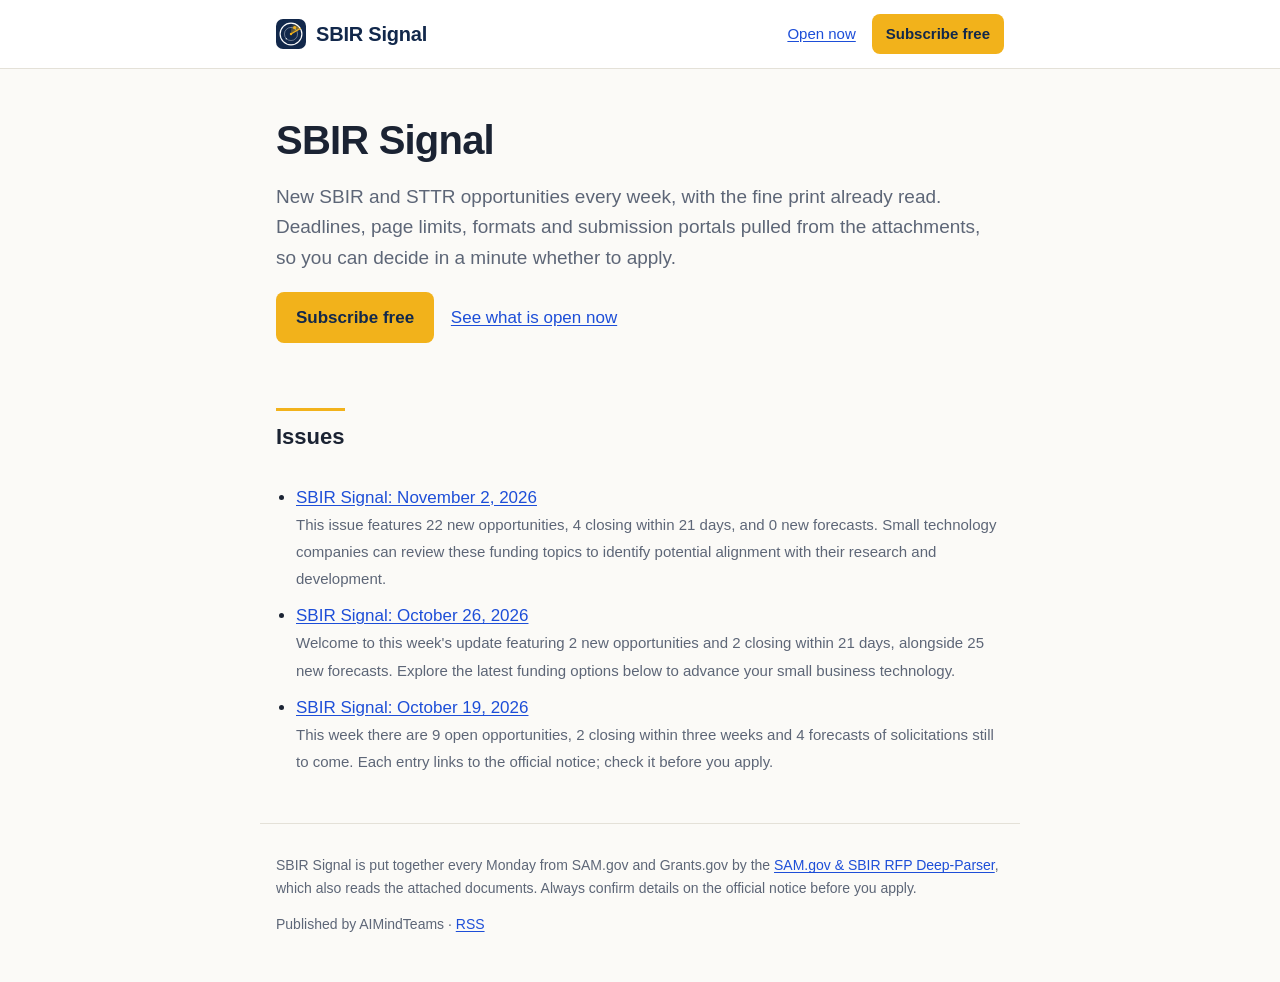
<file: docs/index.html>
<!doctype html>
<html lang="en">
<head>
<meta charset="utf-8">
<meta name="viewport" content="width=device-width, initial-scale=1">
<title>SBIR Signal</title>
<meta name="description" content="New SBIR and STTR opportunities every week, with the fine print already read.">
<link rel="canonical" href="https://aimindteams.github.io/sbir-signal/">
<link rel="alternate" type="application/rss+xml" title="SBIR Signal" href="https://aimindteams.github.io/sbir-signal/feed.xml">
<link rel="stylesheet" href="style.css">
<link rel="icon" type="image/svg+xml" href="logo.svg">
<link rel="apple-touch-icon" href="logo.png">
<meta property="og:site_name" content="SBIR Signal">
<meta property="og:title" content="SBIR Signal">
<meta property="og:description" content="New SBIR and STTR opportunities every week, with the fine print already read.">
<meta property="og:image" content="https://aimindteams.github.io/sbir-signal/logo.png">
<meta name="twitter:card" content="summary">
</head>
<body>
<header class="masthead">
  <div class="wrap masthead-row">
    <a class="brand" href="index.html"><span class="mark" aria-hidden="true"></span>SBIR Signal</a>
    <nav>
      <a href="open.html">Open now</a>
      <a class="button" href="https://sbirsignal.substack.com">Subscribe free</a>
    </nav>
  </div>
</header>
<main class="wrap">
<section class="hero">
  <h1>SBIR Signal</h1>
  <p class="lede">New SBIR and STTR opportunities every week, with the fine print already read. Deadlines, page limits, formats and submission portals pulled from the attachments, so you can decide in a minute whether to apply.</p>
  <p><a class="button big" href="https://sbirsignal.substack.com">Subscribe free</a> <a class="link" href="open.html">See what is open now</a></p>
</section>
<section>
  <h2>Issues</h2>
  <ul class="archive">
    <li><a href="issues/2026-11-02.html">SBIR Signal: November 2, 2026</a><br><span class="muted">This issue features 22 new opportunities, 4 closing within 21 days, and 0 new forecasts. Small technology companies can review these funding topics to identify potential alignment with their research and development.</span></li>
    <li><a href="issues/2026-10-26.html">SBIR Signal: October 26, 2026</a><br><span class="muted">Welcome to this week's update featuring 2 new opportunities and 2 closing within 21 days, alongside 25 new forecasts. Explore the latest funding options below to advance your small business technology.</span></li>
    <li><a href="issues/2026-10-19.html">SBIR Signal: October 19, 2026</a><br><span class="muted">This week there are 9 open opportunities, 2 closing within three weeks and 4 forecasts of solicitations still to come. Each entry links to the official notice; check it before you apply.</span></li>
  </ul>
</section>
</main>
<footer class="wrap footer">
  <p>SBIR Signal is put together every Monday from SAM.gov and Grants.gov by the
  <a href="https://apify.com/aimindteams/govcon-rfp-deep-parser">SAM.gov &amp; SBIR RFP Deep-Parser</a>, which also reads the attached documents.
  Always confirm details on the official notice before you apply.</p>
  <p>Published by AIMindTeams · <a href="https://aimindteams.github.io/sbir-signal/feed.xml">RSS</a></p>
</footer>
</body>
</html>
</file>
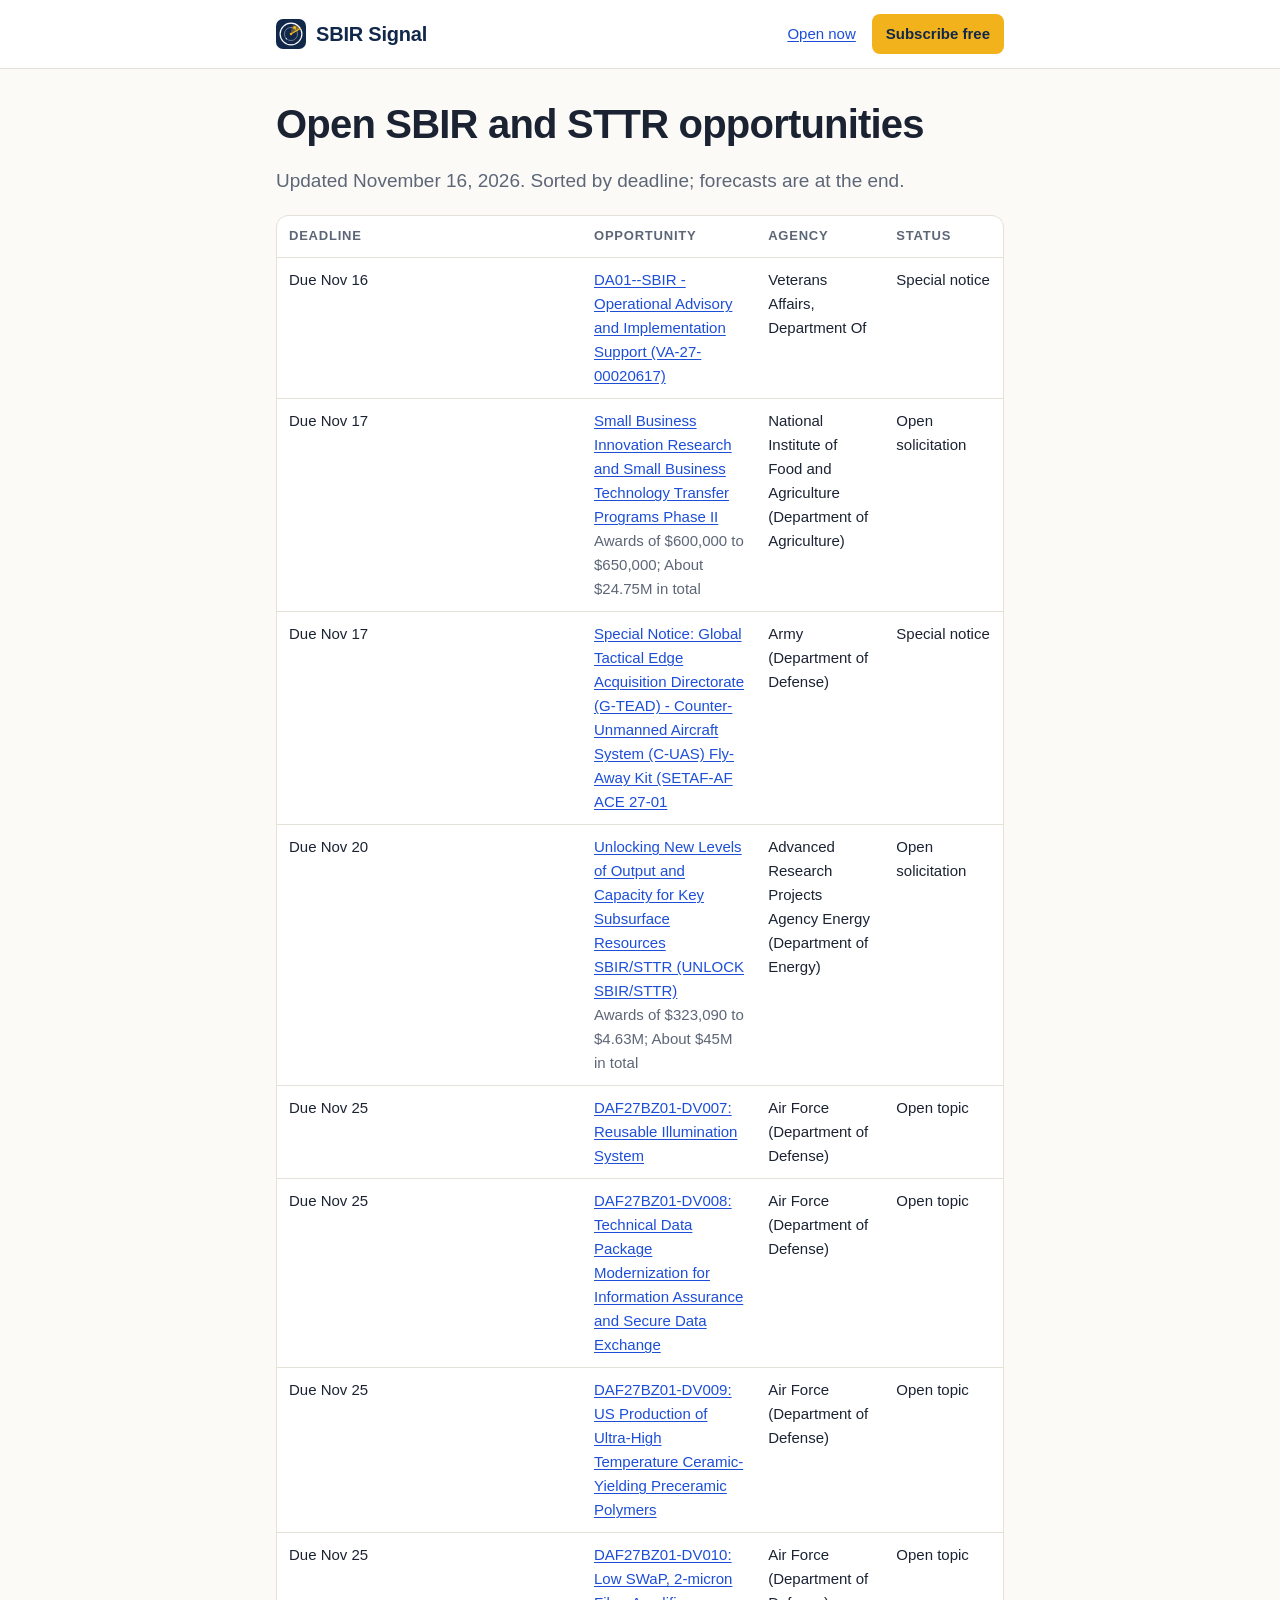
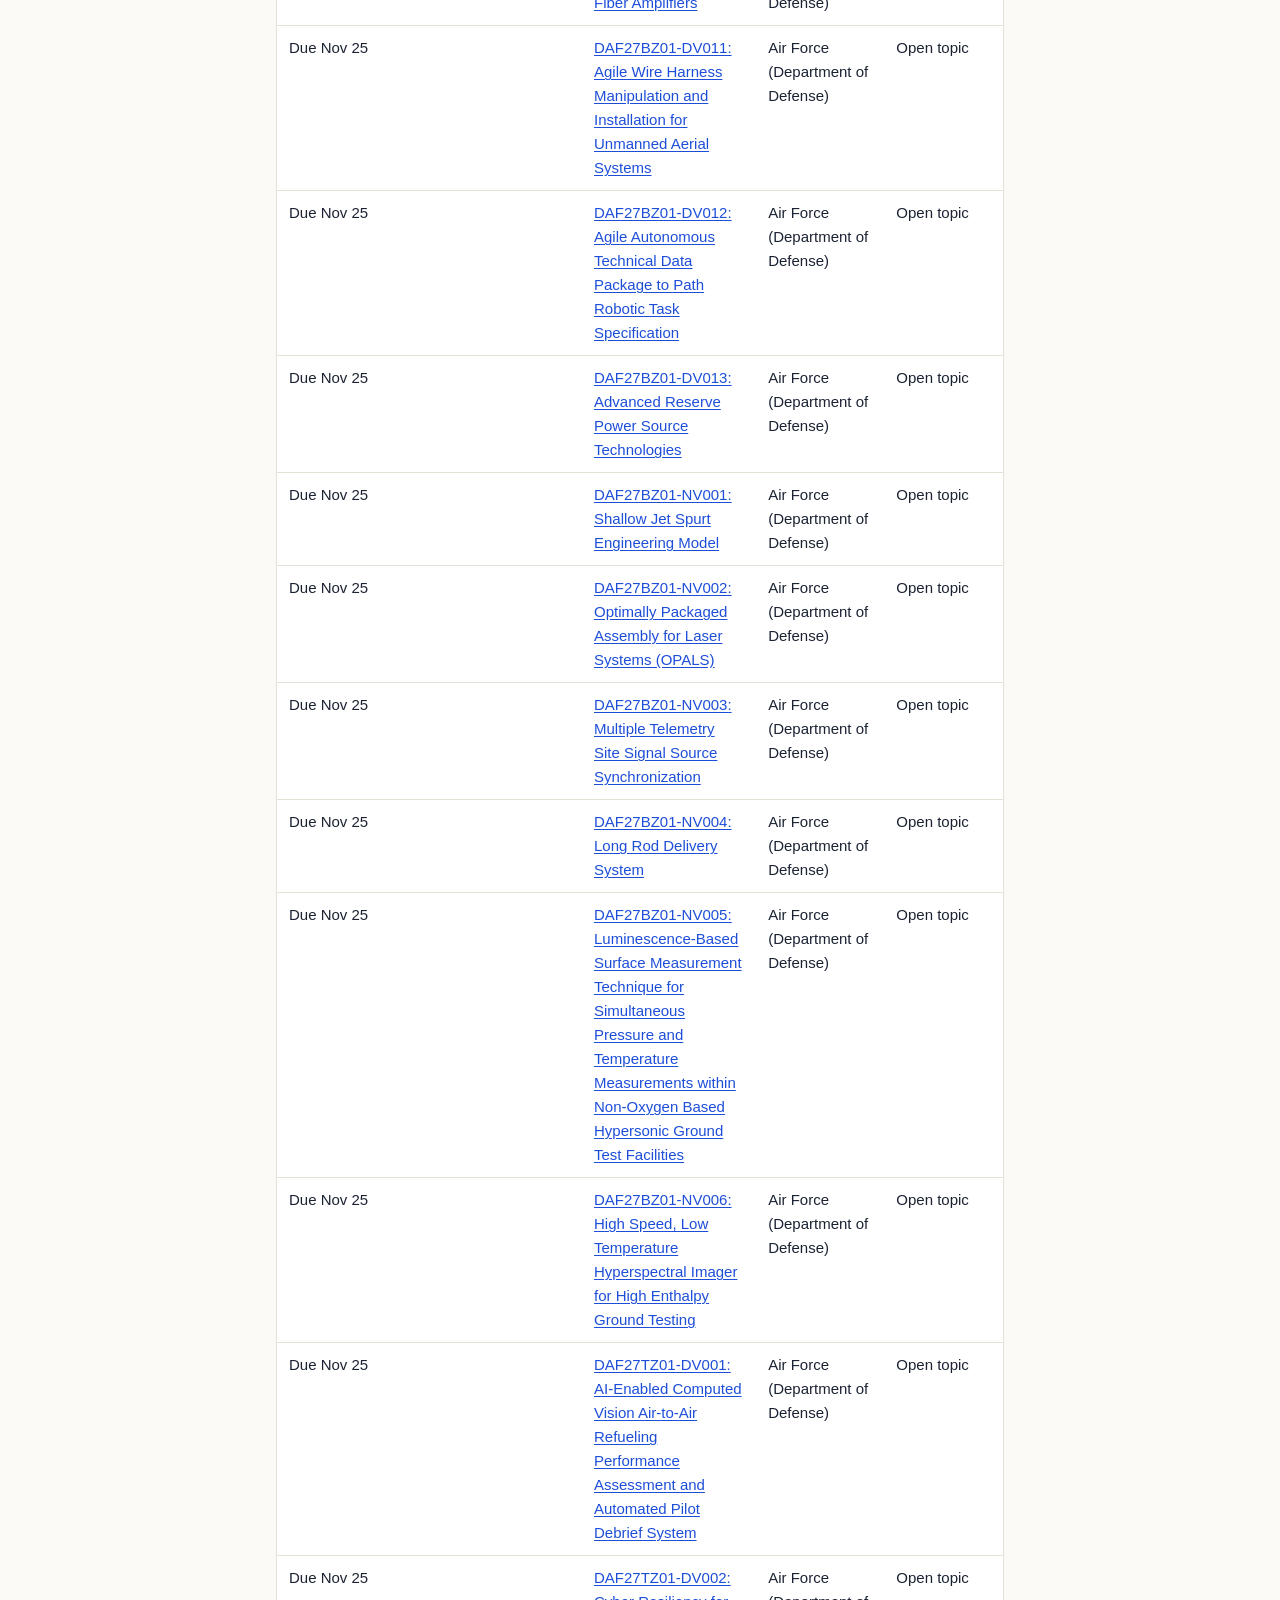
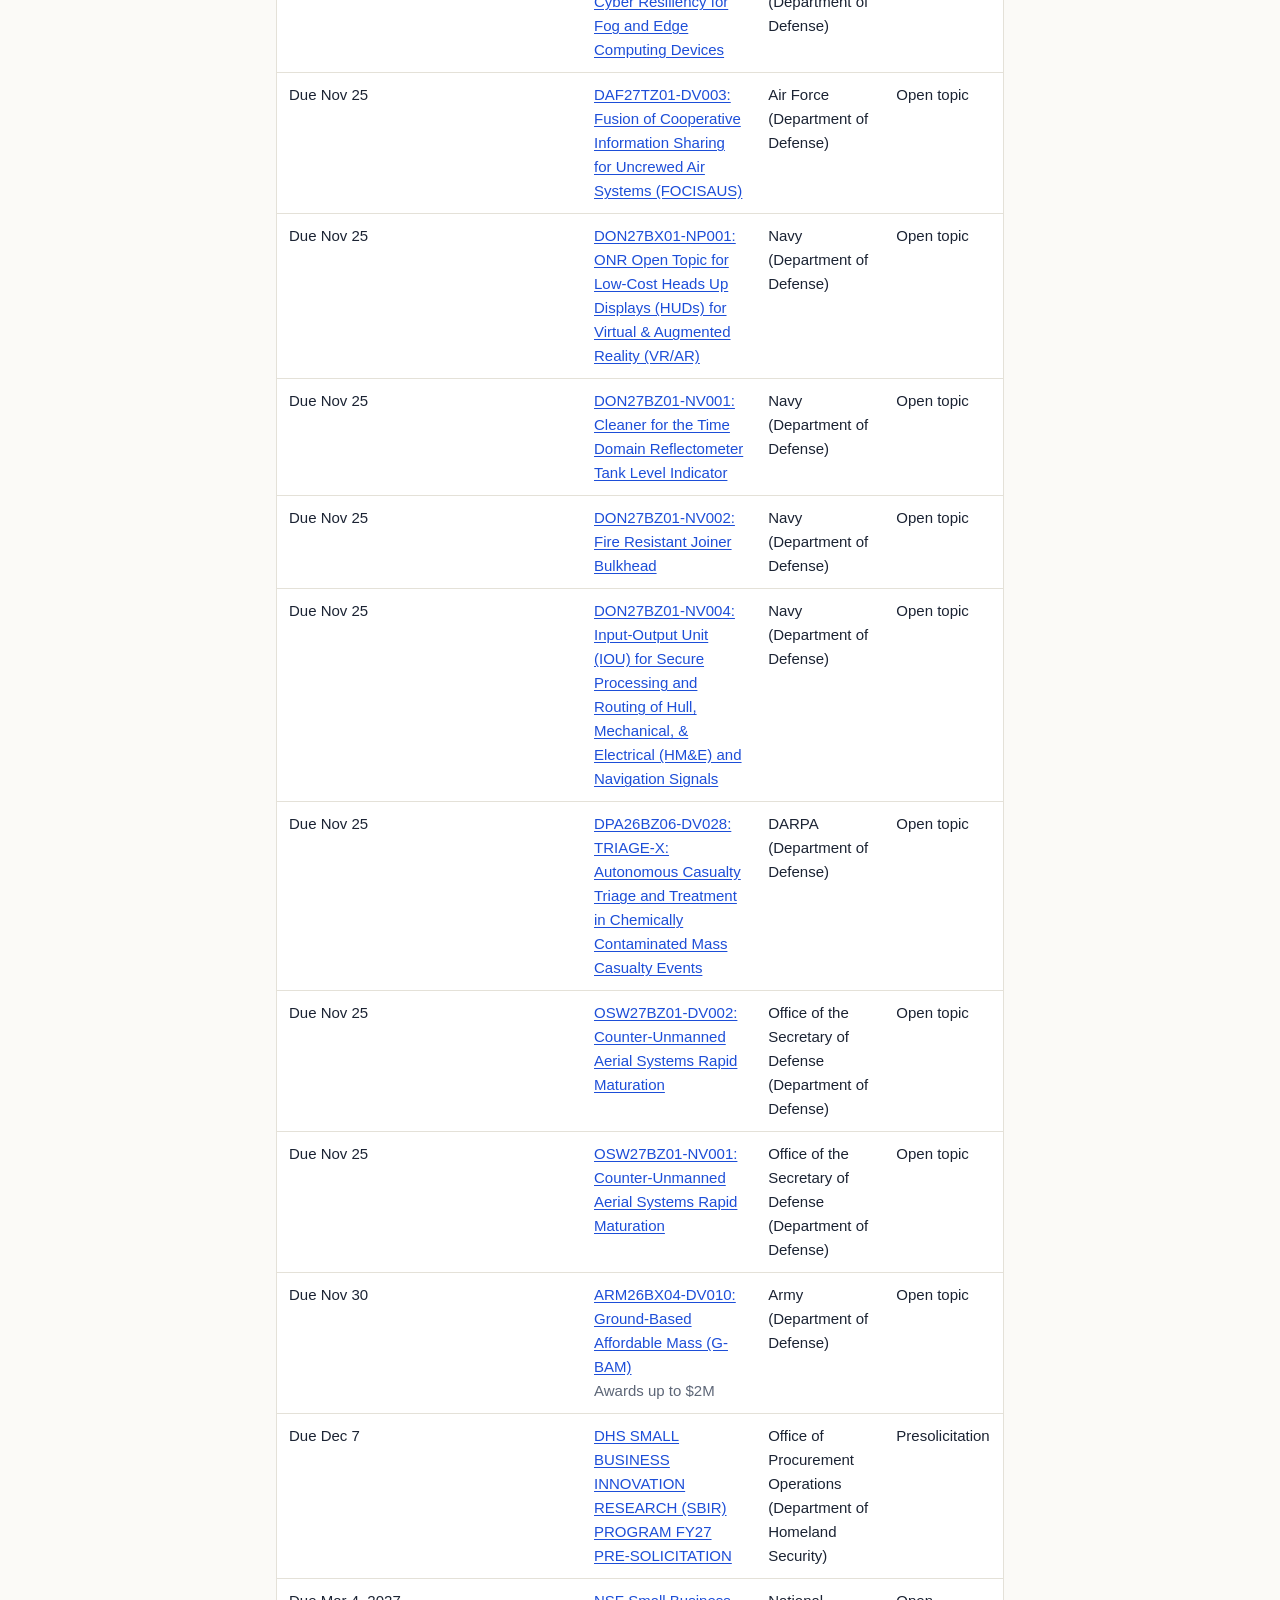
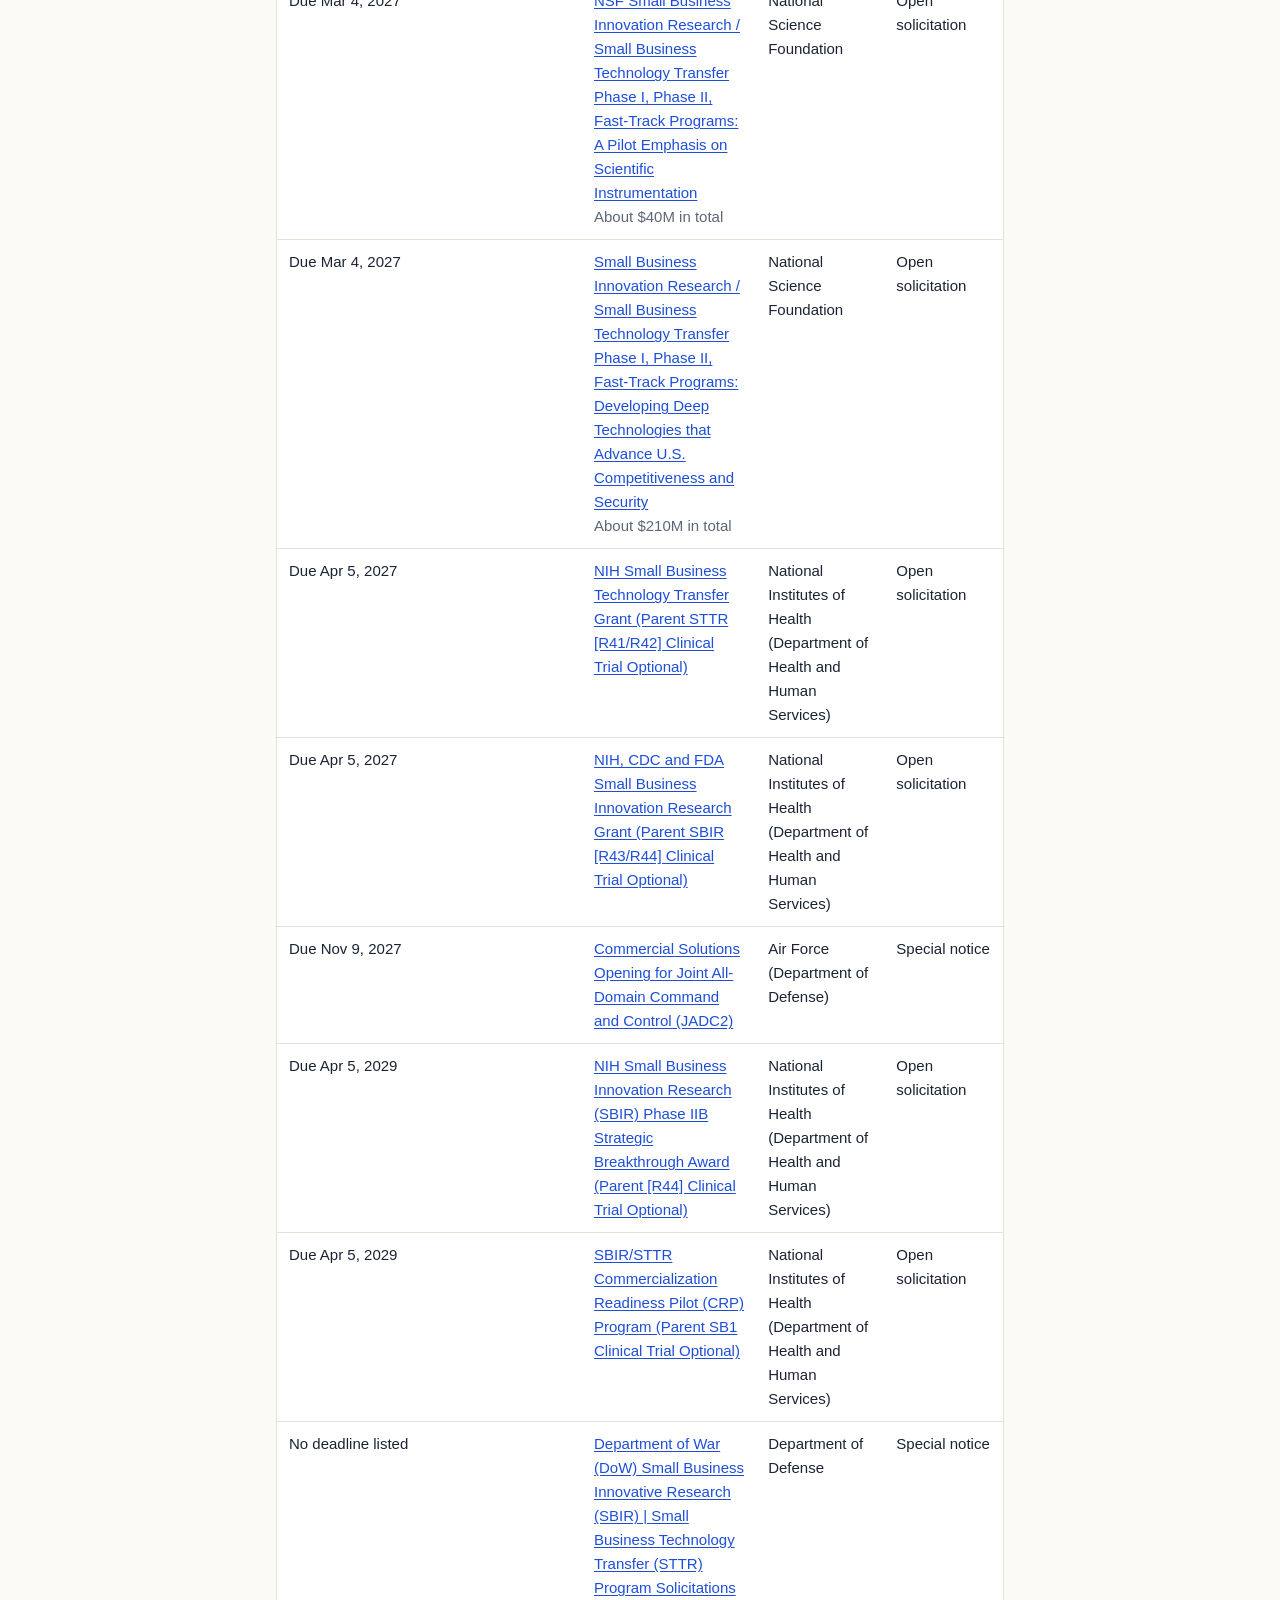
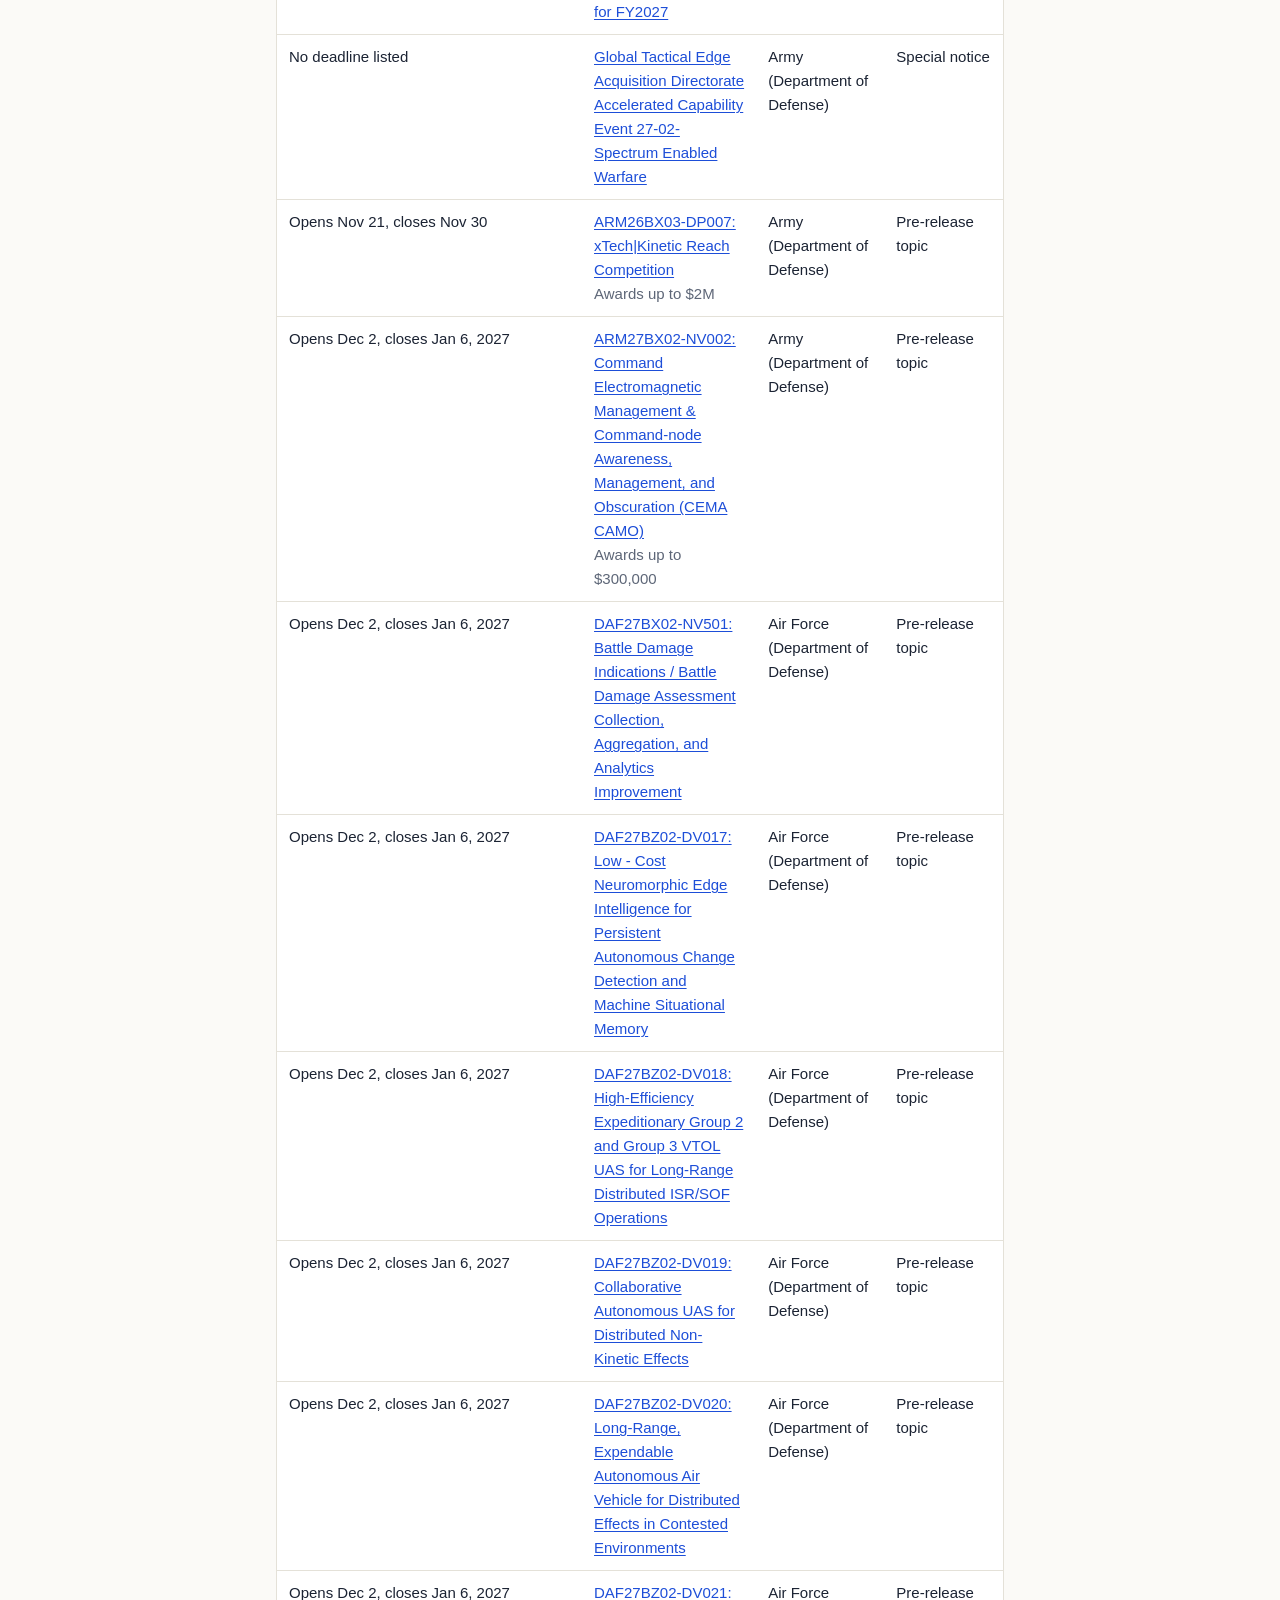
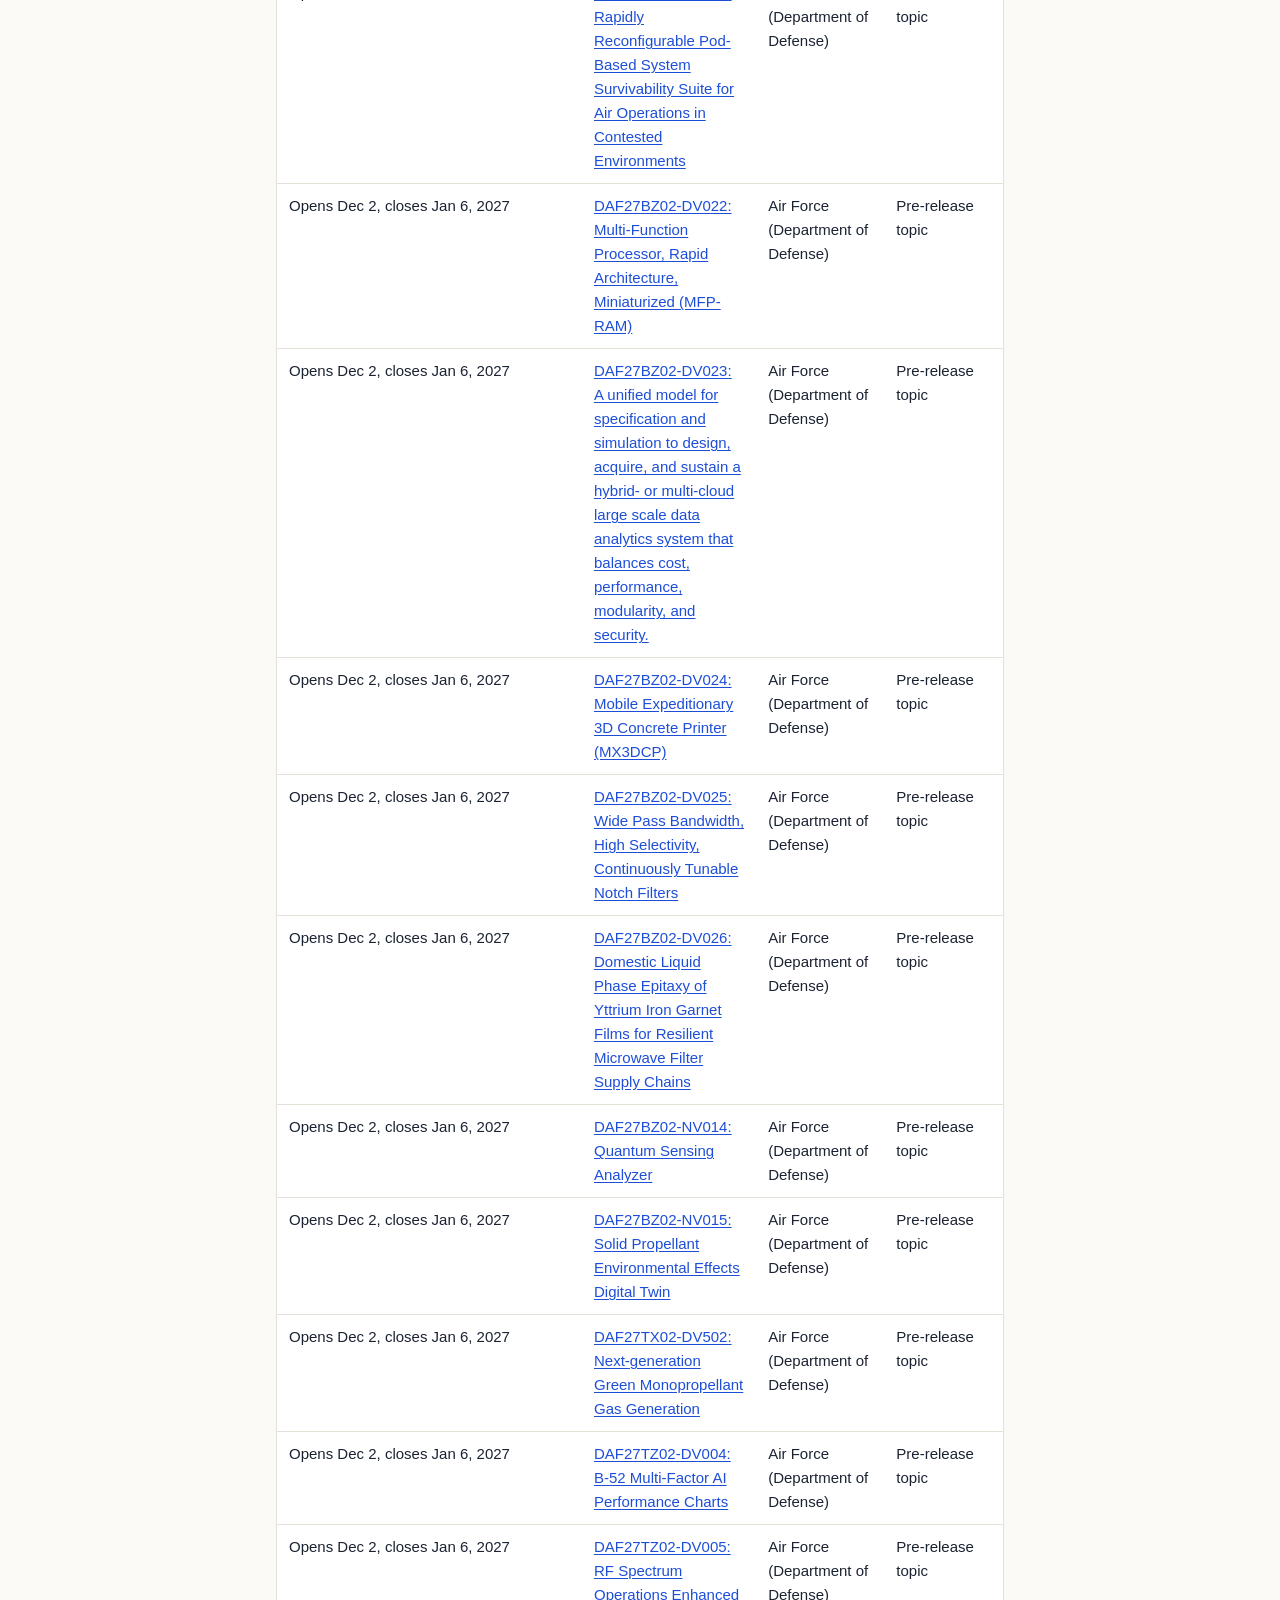
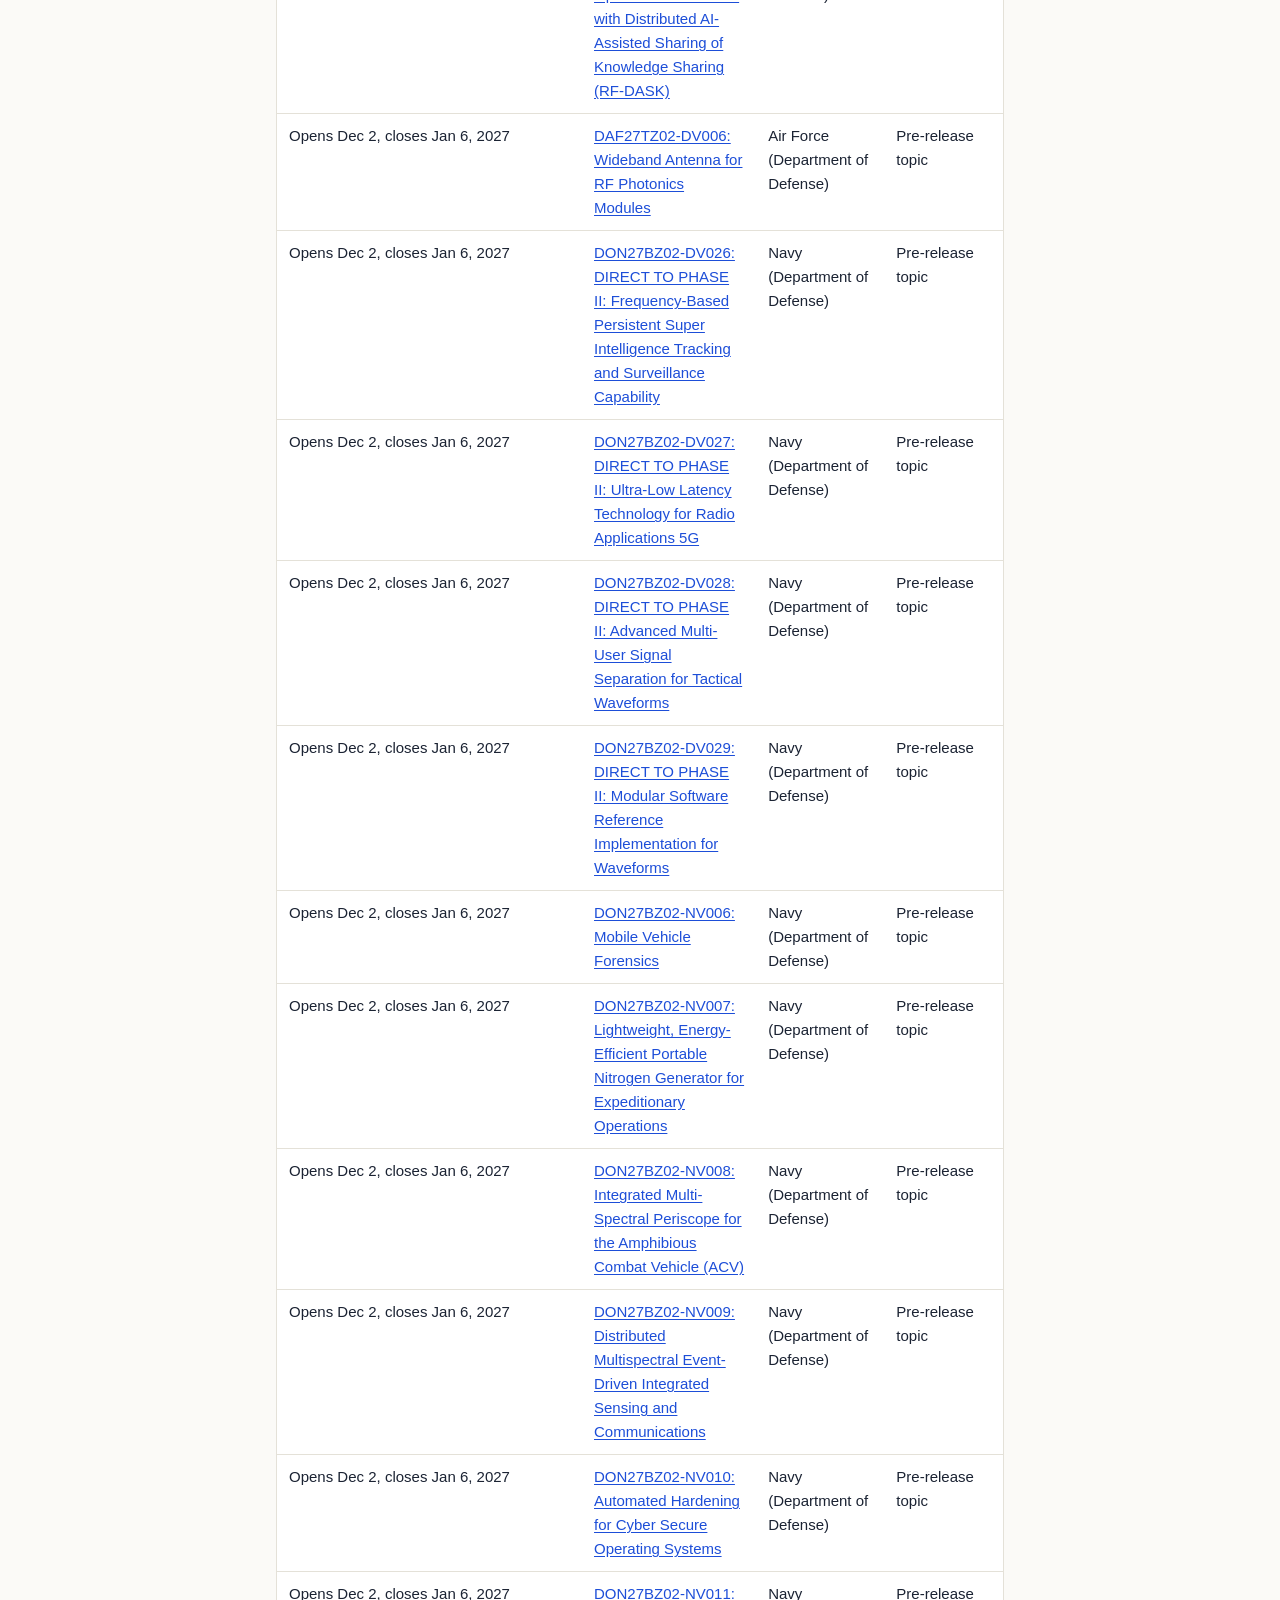
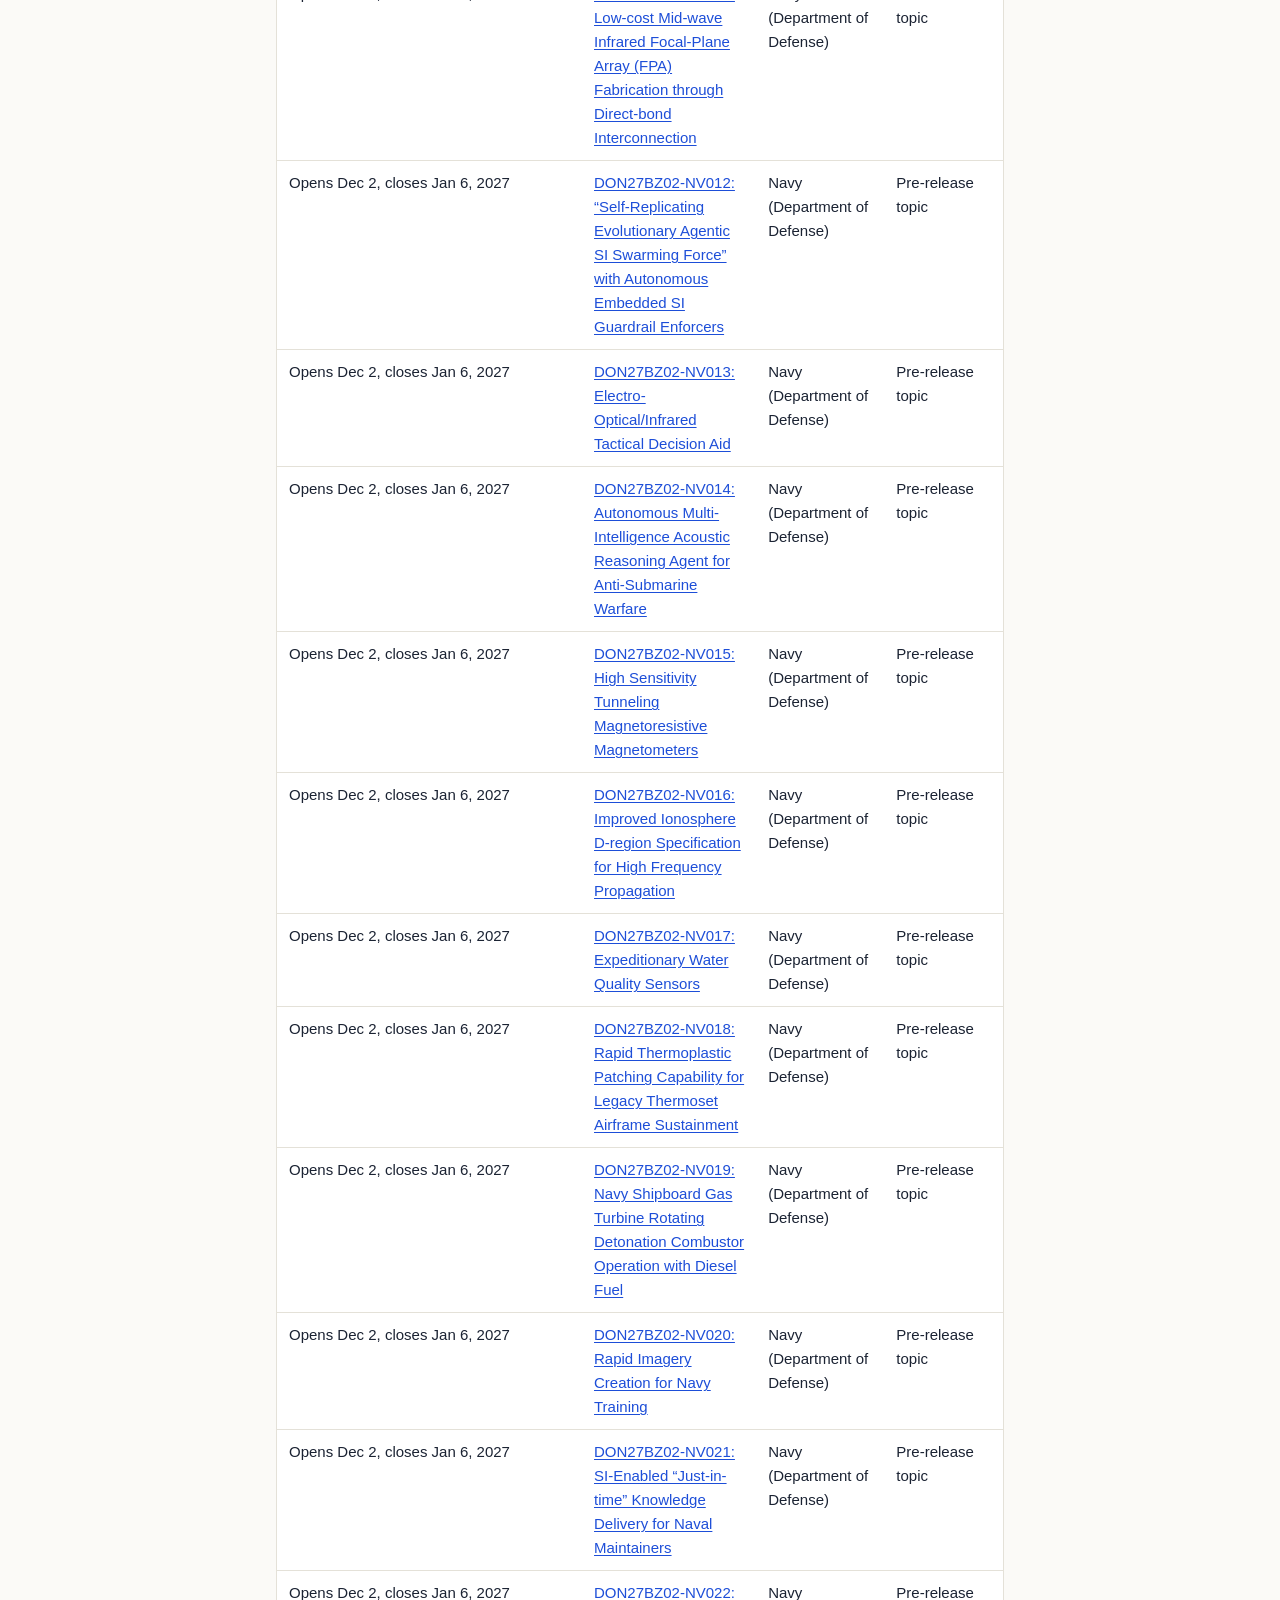
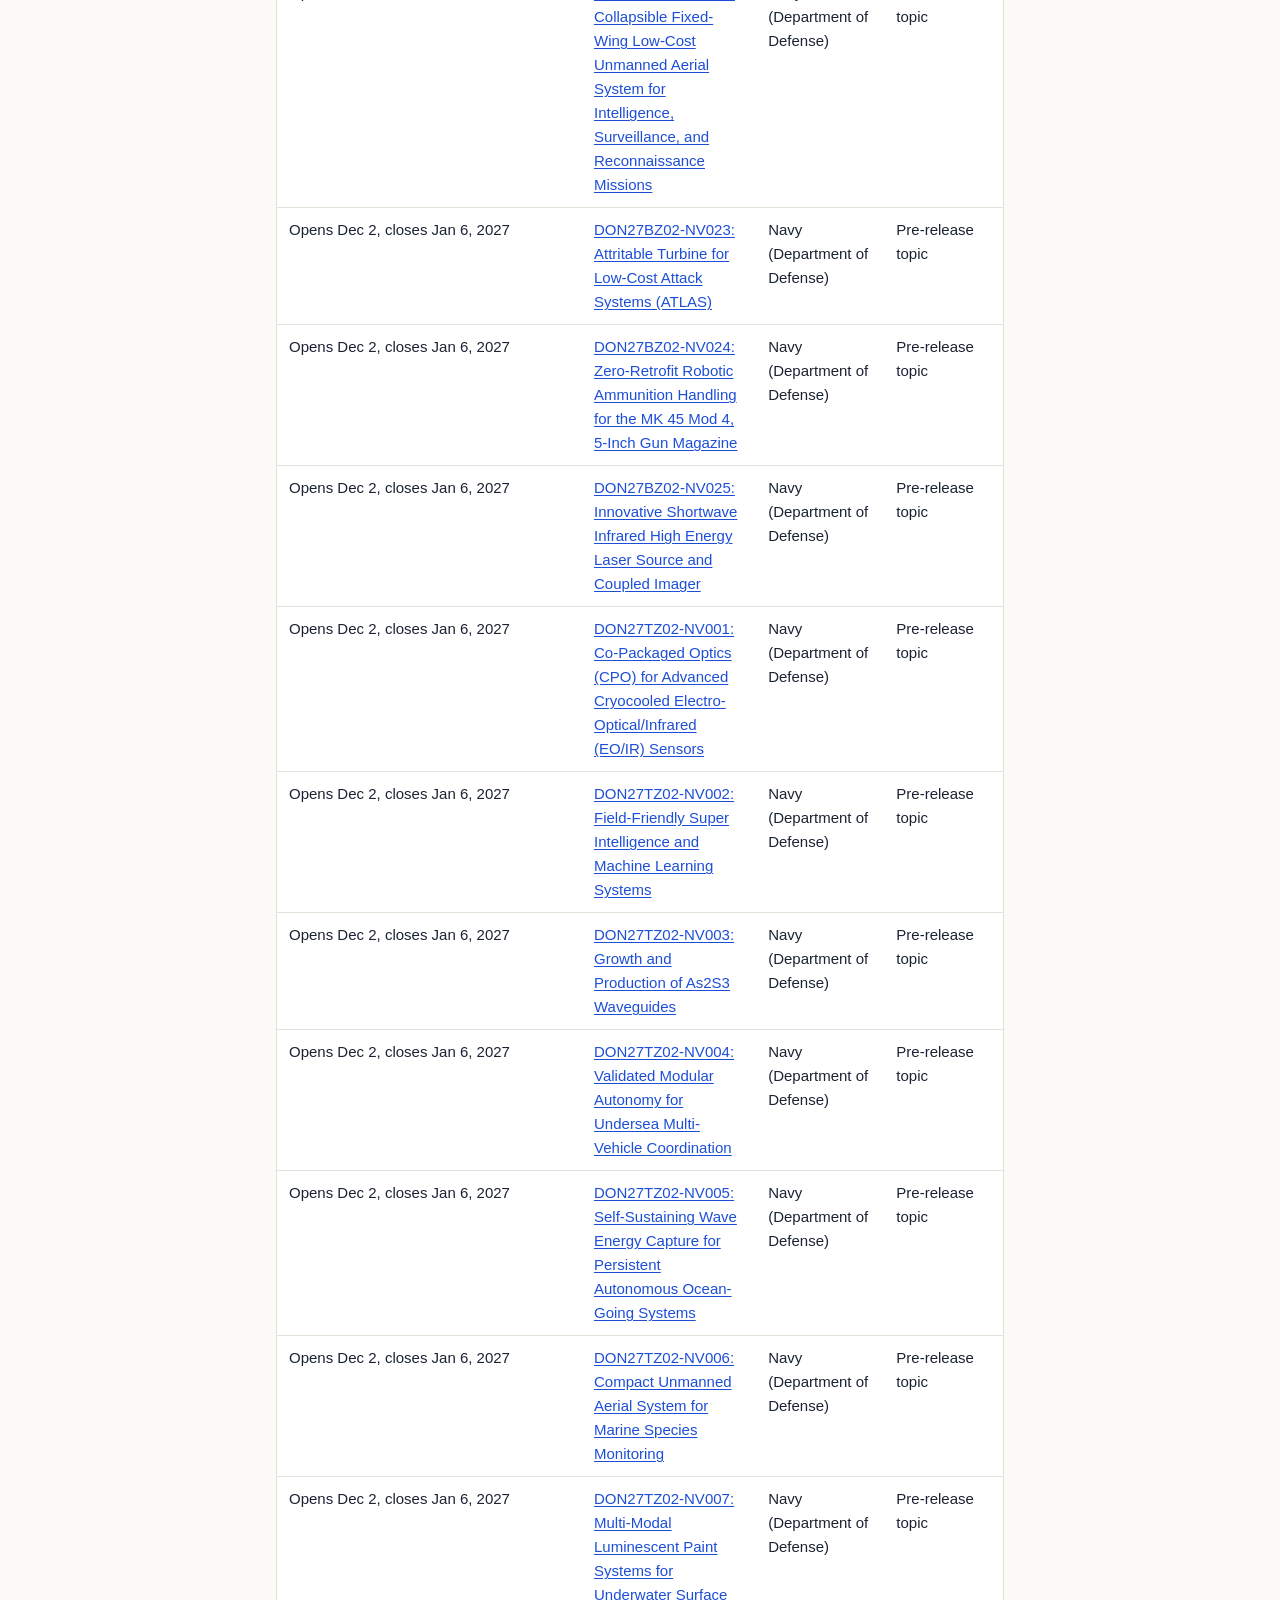
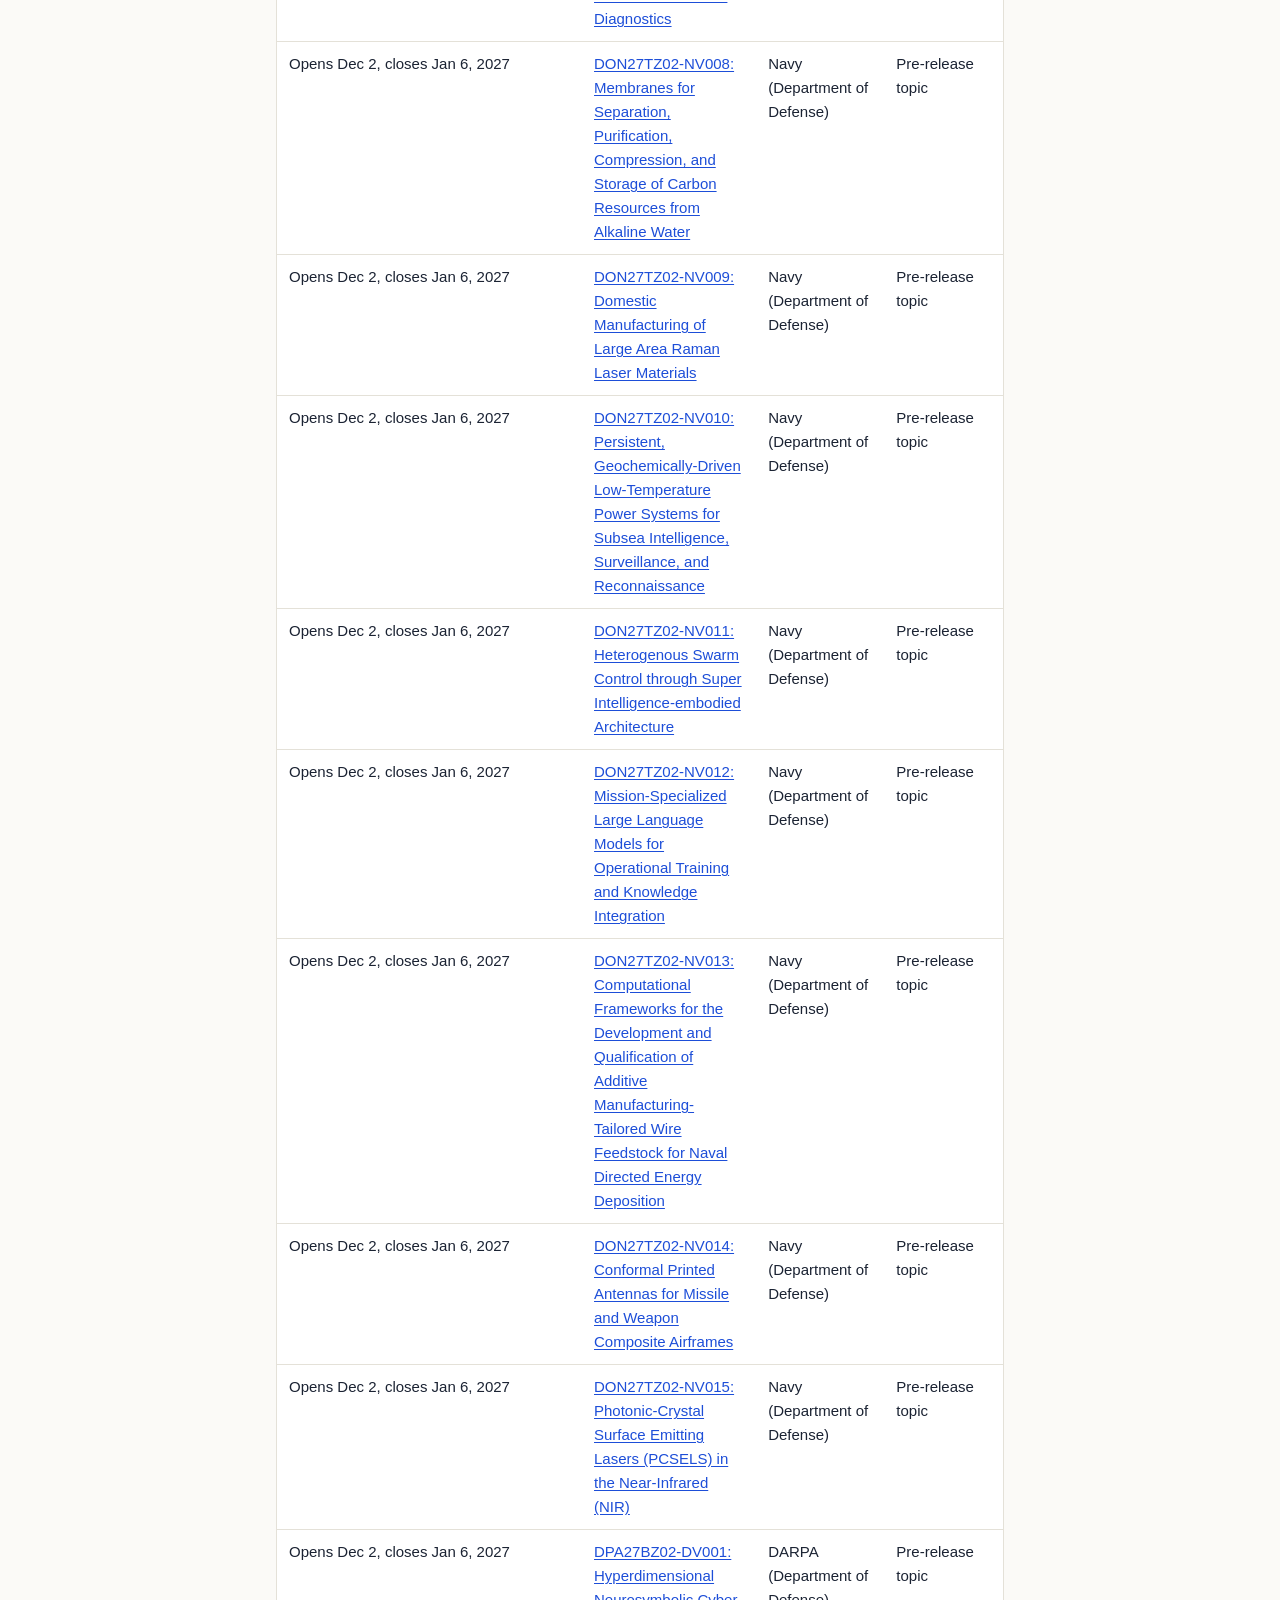
<file: docs/open.html>
<!doctype html>
<html lang="en">
<head>
<meta charset="utf-8">
<meta name="viewport" content="width=device-width, initial-scale=1">
<title>Open SBIR and STTR opportunities | SBIR Signal</title>
<meta name="description" content="Every SBIR and STTR opportunity SBIR Signal is tracking that is open or forecast, with deadlines, updated weekly.">
<link rel="canonical" href="https://aimindteams.github.io/sbir-signal/open.html">
<link rel="alternate" type="application/rss+xml" title="SBIR Signal" href="https://aimindteams.github.io/sbir-signal/feed.xml">
<link rel="stylesheet" href="style.css">
<link rel="icon" type="image/svg+xml" href="logo.svg">
<link rel="apple-touch-icon" href="logo.png">
<meta property="og:site_name" content="SBIR Signal">
<meta property="og:title" content="Open SBIR and STTR opportunities | SBIR Signal">
<meta property="og:description" content="Every SBIR and STTR opportunity SBIR Signal is tracking that is open or forecast, with deadlines, updated weekly.">
<meta property="og:image" content="https://aimindteams.github.io/sbir-signal/logo.png">
<meta name="twitter:card" content="summary">
</head>
<body>
<header class="masthead">
  <div class="wrap masthead-row">
    <a class="brand" href="index.html"><span class="mark" aria-hidden="true"></span>SBIR Signal</a>
    <nav>
      <a href="open.html">Open now</a>
      <a class="button" href="https://sbirsignal.substack.com">Subscribe free</a>
    </nav>
  </div>
</header>
<main class="wrap">
<h1>Open SBIR and STTR opportunities</h1>
<p class="lede">Updated November 16, 2026. Sorted by deadline; forecasts are at the end.</p>
<div class="table-wrap">
<table>
  <thead><tr><th>Deadline</th><th>Opportunity</th><th>Agency</th><th>Status</th></tr></thead>
  <tbody>
    <tr>
      <td class="nowrap">Due Nov 16</td>
      <td><a href="https://sam.gov/opp/b6984749216c48bfb092426c14676680/view">DA01--SBIR - Operational Advisory and Implementation Support (VA-27-00020617)</a></td>
      <td>Veterans Affairs, Department Of</td>
      <td>Special notice</td>
    </tr>
    <tr>
      <td class="nowrap">Due Nov 17</td>
      <td><a href="https://www.grants.gov/search-results-detail/364020">Small Business Innovation Research and Small Business Technology Transfer Programs Phase II</a><br><span class="muted">Awards of $600,000 to $650,000; About $24.75M in total</span></td>
      <td>National Institute of Food and Agriculture (Department of Agriculture)</td>
      <td>Open solicitation</td>
    </tr>
    <tr>
      <td class="nowrap">Due Nov 17</td>
      <td><a href="https://sam.gov/opp/f5d6991dd19d4c6abda74f054c4ab9fd/view">Special Notice: Global Tactical Edge Acquisition Directorate (G-TEAD) - Counter-Unmanned Aircraft System (C-UAS) Fly-Away Kit (SETAF-AF ACE 27-01</a></td>
      <td>Army (Department of Defense)</td>
      <td>Special notice</td>
    </tr>
    <tr>
      <td class="nowrap">Due Nov 20</td>
      <td><a href="https://www.grants.gov/search-results-detail/364135">Unlocking New Levels of Output and Capacity for Key Subsurface Resources SBIR/STTR (UNLOCK SBIR/STTR)</a><br><span class="muted">Awards of $323,090 to $4.63M; About $45M in total</span></td>
      <td>Advanced Research Projects Agency Energy (Department of Energy)</td>
      <td>Open solicitation</td>
    </tr>
    <tr>
      <td class="nowrap">Due Nov 25</td>
      <td><a href="https://www.dodsbirsttr.mil/topics-app/">DAF27BZ01-DV007: Reusable Illumination System</a></td>
      <td>Air Force (Department of Defense)</td>
      <td>Open topic</td>
    </tr>
    <tr>
      <td class="nowrap">Due Nov 25</td>
      <td><a href="https://www.dodsbirsttr.mil/topics-app/">DAF27BZ01-DV008: Technical Data Package Modernization for Information Assurance and Secure Data Exchange</a></td>
      <td>Air Force (Department of Defense)</td>
      <td>Open topic</td>
    </tr>
    <tr>
      <td class="nowrap">Due Nov 25</td>
      <td><a href="https://www.dodsbirsttr.mil/topics-app/">DAF27BZ01-DV009: US Production of Ultra-High Temperature Ceramic-Yielding Preceramic Polymers</a></td>
      <td>Air Force (Department of Defense)</td>
      <td>Open topic</td>
    </tr>
    <tr>
      <td class="nowrap">Due Nov 25</td>
      <td><a href="https://www.dodsbirsttr.mil/topics-app/">DAF27BZ01-DV010: Low SWaP, 2-micron Fiber Amplifiers</a></td>
      <td>Air Force (Department of Defense)</td>
      <td>Open topic</td>
    </tr>
    <tr>
      <td class="nowrap">Due Nov 25</td>
      <td><a href="https://www.dodsbirsttr.mil/topics-app/">DAF27BZ01-DV011: Agile Wire Harness Manipulation and Installation for Unmanned Aerial Systems</a></td>
      <td>Air Force (Department of Defense)</td>
      <td>Open topic</td>
    </tr>
    <tr>
      <td class="nowrap">Due Nov 25</td>
      <td><a href="https://www.dodsbirsttr.mil/topics-app/">DAF27BZ01-DV012: Agile Autonomous Technical Data Package to Path Robotic Task Specification</a></td>
      <td>Air Force (Department of Defense)</td>
      <td>Open topic</td>
    </tr>
    <tr>
      <td class="nowrap">Due Nov 25</td>
      <td><a href="https://www.dodsbirsttr.mil/topics-app/">DAF27BZ01-DV013: Advanced Reserve Power Source Technologies</a></td>
      <td>Air Force (Department of Defense)</td>
      <td>Open topic</td>
    </tr>
    <tr>
      <td class="nowrap">Due Nov 25</td>
      <td><a href="https://www.dodsbirsttr.mil/topics-app/">DAF27BZ01-NV001: Shallow Jet Spurt Engineering Model</a></td>
      <td>Air Force (Department of Defense)</td>
      <td>Open topic</td>
    </tr>
    <tr>
      <td class="nowrap">Due Nov 25</td>
      <td><a href="https://www.dodsbirsttr.mil/topics-app/">DAF27BZ01-NV002: Optimally Packaged Assembly for Laser Systems (OPALS)</a></td>
      <td>Air Force (Department of Defense)</td>
      <td>Open topic</td>
    </tr>
    <tr>
      <td class="nowrap">Due Nov 25</td>
      <td><a href="https://www.dodsbirsttr.mil/topics-app/">DAF27BZ01-NV003: Multiple Telemetry Site Signal Source Synchronization</a></td>
      <td>Air Force (Department of Defense)</td>
      <td>Open topic</td>
    </tr>
    <tr>
      <td class="nowrap">Due Nov 25</td>
      <td><a href="https://www.dodsbirsttr.mil/topics-app/">DAF27BZ01-NV004: Long Rod Delivery System</a></td>
      <td>Air Force (Department of Defense)</td>
      <td>Open topic</td>
    </tr>
    <tr>
      <td class="nowrap">Due Nov 25</td>
      <td><a href="https://www.dodsbirsttr.mil/topics-app/">DAF27BZ01-NV005: Luminescence-Based Surface Measurement Technique for Simultaneous Pressure and Temperature Measurements within Non-Oxygen Based Hypersonic Ground Test Facilities</a></td>
      <td>Air Force (Department of Defense)</td>
      <td>Open topic</td>
    </tr>
    <tr>
      <td class="nowrap">Due Nov 25</td>
      <td><a href="https://www.dodsbirsttr.mil/topics-app/">DAF27BZ01-NV006: High Speed, Low Temperature Hyperspectral Imager for High Enthalpy Ground Testing</a></td>
      <td>Air Force (Department of Defense)</td>
      <td>Open topic</td>
    </tr>
    <tr>
      <td class="nowrap">Due Nov 25</td>
      <td><a href="https://www.dodsbirsttr.mil/topics-app/">DAF27TZ01-DV001: AI-Enabled Computed Vision Air-to-Air Refueling Performance Assessment and Automated Pilot Debrief System</a></td>
      <td>Air Force (Department of Defense)</td>
      <td>Open topic</td>
    </tr>
    <tr>
      <td class="nowrap">Due Nov 25</td>
      <td><a href="https://www.dodsbirsttr.mil/topics-app/">DAF27TZ01-DV002: Cyber Resiliency for Fog and Edge Computing Devices</a></td>
      <td>Air Force (Department of Defense)</td>
      <td>Open topic</td>
    </tr>
    <tr>
      <td class="nowrap">Due Nov 25</td>
      <td><a href="https://www.dodsbirsttr.mil/topics-app/">DAF27TZ01-DV003: Fusion of Cooperative Information Sharing for Uncrewed Air Systems (FOCISAUS)</a></td>
      <td>Air Force (Department of Defense)</td>
      <td>Open topic</td>
    </tr>
    <tr>
      <td class="nowrap">Due Nov 25</td>
      <td><a href="https://www.dodsbirsttr.mil/topics-app/">DON27BX01-NP001: ONR Open Topic for Low-Cost Heads Up Displays (HUDs) for Virtual & Augmented Reality (VR/AR)</a></td>
      <td>Navy (Department of Defense)</td>
      <td>Open topic</td>
    </tr>
    <tr>
      <td class="nowrap">Due Nov 25</td>
      <td><a href="https://www.dodsbirsttr.mil/topics-app/">DON27BZ01-NV001: Cleaner for the Time Domain Reflectometer Tank Level Indicator</a></td>
      <td>Navy (Department of Defense)</td>
      <td>Open topic</td>
    </tr>
    <tr>
      <td class="nowrap">Due Nov 25</td>
      <td><a href="https://www.dodsbirsttr.mil/topics-app/">DON27BZ01-NV002: Fire Resistant Joiner Bulkhead</a></td>
      <td>Navy (Department of Defense)</td>
      <td>Open topic</td>
    </tr>
    <tr>
      <td class="nowrap">Due Nov 25</td>
      <td><a href="https://www.dodsbirsttr.mil/topics-app/">DON27BZ01-NV004: Input-Output Unit (IOU) for Secure Processing and Routing of Hull, Mechanical, & Electrical (HM&E) and Navigation Signals</a></td>
      <td>Navy (Department of Defense)</td>
      <td>Open topic</td>
    </tr>
    <tr>
      <td class="nowrap">Due Nov 25</td>
      <td><a href="https://www.dodsbirsttr.mil/topics-app/">DPA26BZ06-DV028: TRIAGE-X: Autonomous Casualty Triage and Treatment in Chemically Contaminated Mass Casualty Events</a></td>
      <td>DARPA (Department of Defense)</td>
      <td>Open topic</td>
    </tr>
    <tr>
      <td class="nowrap">Due Nov 25</td>
      <td><a href="https://www.dodsbirsttr.mil/topics-app/">OSW27BZ01-DV002: Counter-Unmanned Aerial Systems Rapid Maturation</a></td>
      <td>Office of the Secretary of Defense (Department of Defense)</td>
      <td>Open topic</td>
    </tr>
    <tr>
      <td class="nowrap">Due Nov 25</td>
      <td><a href="https://www.dodsbirsttr.mil/topics-app/">OSW27BZ01-NV001: Counter-Unmanned Aerial Systems Rapid Maturation</a></td>
      <td>Office of the Secretary of Defense (Department of Defense)</td>
      <td>Open topic</td>
    </tr>
    <tr>
      <td class="nowrap">Due Nov 30</td>
      <td><a href="https://www.dodsbirsttr.mil/topics-app/">ARM26BX04-DV010: Ground-Based Affordable Mass (G-BAM)</a><br><span class="muted">Awards up to $2M</span></td>
      <td>Army (Department of Defense)</td>
      <td>Open topic</td>
    </tr>
    <tr>
      <td class="nowrap">Due Dec 7</td>
      <td><a href="https://sam.gov/opp/2bb008d110fd413290d3498b75d41f36/view">DHS SMALL BUSINESS INNOVATION RESEARCH (SBIR) PROGRAM FY27 PRE-SOLICITATION</a></td>
      <td>Office of Procurement Operations (Department of Homeland Security)</td>
      <td>Presolicitation</td>
    </tr>
    <tr>
      <td class="nowrap">Due Mar 4, 2027</td>
      <td><a href="https://www.grants.gov/search-results-detail/362551">NSF Small Business Innovation Research / Small Business Technology Transfer Phase I, Phase II, Fast-Track Programs: A Pilot Emphasis on Scientific Instrumentation</a><br><span class="muted">About $40M in total</span></td>
      <td>National Science Foundation</td>
      <td>Open solicitation</td>
    </tr>
    <tr>
      <td class="nowrap">Due Mar 4, 2027</td>
      <td><a href="https://www.grants.gov/search-results-detail/364255">Small Business Innovation Research / Small Business Technology Transfer Phase I, Phase II, Fast-Track Programs: Developing Deep Technologies that Advance U.S. Competitiveness and Security</a><br><span class="muted">About $210M in total</span></td>
      <td>National Science Foundation</td>
      <td>Open solicitation</td>
    </tr>
    <tr>
      <td class="nowrap">Due Apr 5, 2027</td>
      <td><a href="https://www.grants.gov/search-results-detail/359757">NIH Small Business Technology Transfer Grant (Parent STTR [R41/R42] Clinical Trial Optional)</a></td>
      <td>National Institutes of Health (Department of Health and Human Services)</td>
      <td>Open solicitation</td>
    </tr>
    <tr>
      <td class="nowrap">Due Apr 5, 2027</td>
      <td><a href="https://www.grants.gov/search-results-detail/359671">NIH, CDC and FDA Small Business Innovation Research Grant (Parent SBIR [R43/R44] Clinical Trial Optional)</a></td>
      <td>National Institutes of Health (Department of Health and Human Services)</td>
      <td>Open solicitation</td>
    </tr>
    <tr>
      <td class="nowrap">Due Nov 9, 2027</td>
      <td><a href="https://sam.gov/opp/2c9536a8ae43424b8054966d528211c4/view">Commercial Solutions Opening for Joint All-Domain Command and Control (JADC2)</a></td>
      <td>Air Force (Department of Defense)</td>
      <td>Special notice</td>
    </tr>
    <tr>
      <td class="nowrap">Due Apr 5, 2029</td>
      <td><a href="https://www.grants.gov/search-results-detail/359758">NIH Small Business Innovation Research (SBIR) Phase IIB Strategic Breakthrough Award (Parent [R44] Clinical Trial Optional)</a></td>
      <td>National Institutes of Health (Department of Health and Human Services)</td>
      <td>Open solicitation</td>
    </tr>
    <tr>
      <td class="nowrap">Due Apr 5, 2029</td>
      <td><a href="https://www.grants.gov/search-results-detail/359669">SBIR/STTR Commercialization Readiness Pilot (CRP) Program (Parent SB1 Clinical Trial Optional)</a></td>
      <td>National Institutes of Health (Department of Health and Human Services)</td>
      <td>Open solicitation</td>
    </tr>
    <tr>
      <td class="nowrap">No deadline listed</td>
      <td><a href="https://sam.gov/opp/87d44d4915154e8293f10bc9bf53fbed/view">Department of War (DoW) Small Business Innovative Research (SBIR) | Small Business Technology Transfer (STTR) Program Solicitations for FY2027</a></td>
      <td>Department of Defense</td>
      <td>Special notice</td>
    </tr>
    <tr>
      <td class="nowrap">No deadline listed</td>
      <td><a href="https://sam.gov/opp/6785c01dbc8f49e6acf889415bf6e062/view">Global Tactical Edge Acquisition Directorate Accelerated Capability Event 27-02- Spectrum Enabled Warfare</a></td>
      <td>Army (Department of Defense)</td>
      <td>Special notice</td>
    </tr>
    <tr>
      <td class="nowrap">Opens Nov 21, closes Nov 30</td>
      <td><a href="https://www.dodsbirsttr.mil/topics-app/">ARM26BX03-DP007: xTech|Kinetic Reach Competition</a><br><span class="muted">Awards up to $2M</span></td>
      <td>Army (Department of Defense)</td>
      <td>Pre-release topic</td>
    </tr>
    <tr>
      <td class="nowrap">Opens Dec 2, closes Jan 6, 2027</td>
      <td><a href="https://www.dodsbirsttr.mil/topics-app/">ARM27BX02-NV002: Command Electromagnetic Management & Command-node Awareness, Management, and Obscuration (CEMA CAMO)</a><br><span class="muted">Awards up to $300,000</span></td>
      <td>Army (Department of Defense)</td>
      <td>Pre-release topic</td>
    </tr>
    <tr>
      <td class="nowrap">Opens Dec 2, closes Jan 6, 2027</td>
      <td><a href="https://www.dodsbirsttr.mil/topics-app/">DAF27BX02-NV501: Battle Damage Indications / Battle Damage Assessment Collection, Aggregation, and Analytics Improvement</a></td>
      <td>Air Force (Department of Defense)</td>
      <td>Pre-release topic</td>
    </tr>
    <tr>
      <td class="nowrap">Opens Dec 2, closes Jan 6, 2027</td>
      <td><a href="https://www.dodsbirsttr.mil/topics-app/">DAF27BZ02-DV017: Low - Cost Neuromorphic Edge Intelligence for Persistent Autonomous Change Detection and Machine Situational Memory</a></td>
      <td>Air Force (Department of Defense)</td>
      <td>Pre-release topic</td>
    </tr>
    <tr>
      <td class="nowrap">Opens Dec 2, closes Jan 6, 2027</td>
      <td><a href="https://www.dodsbirsttr.mil/topics-app/">DAF27BZ02-DV018: High-Efficiency Expeditionary Group 2 and Group 3 VTOL UAS for Long-Range Distributed ISR/SOF Operations</a></td>
      <td>Air Force (Department of Defense)</td>
      <td>Pre-release topic</td>
    </tr>
    <tr>
      <td class="nowrap">Opens Dec 2, closes Jan 6, 2027</td>
      <td><a href="https://www.dodsbirsttr.mil/topics-app/">DAF27BZ02-DV019: Collaborative Autonomous UAS for Distributed Non-Kinetic Effects</a></td>
      <td>Air Force (Department of Defense)</td>
      <td>Pre-release topic</td>
    </tr>
    <tr>
      <td class="nowrap">Opens Dec 2, closes Jan 6, 2027</td>
      <td><a href="https://www.dodsbirsttr.mil/topics-app/">DAF27BZ02-DV020: Long-Range, Expendable Autonomous Air Vehicle for Distributed Effects in Contested Environments</a></td>
      <td>Air Force (Department of Defense)</td>
      <td>Pre-release topic</td>
    </tr>
    <tr>
      <td class="nowrap">Opens Dec 2, closes Jan 6, 2027</td>
      <td><a href="https://www.dodsbirsttr.mil/topics-app/">DAF27BZ02-DV021: Rapidly Reconfigurable Pod-Based System Survivability Suite for Air Operations in Contested Environments</a></td>
      <td>Air Force (Department of Defense)</td>
      <td>Pre-release topic</td>
    </tr>
    <tr>
      <td class="nowrap">Opens Dec 2, closes Jan 6, 2027</td>
      <td><a href="https://www.dodsbirsttr.mil/topics-app/">DAF27BZ02-DV022: Multi-Function Processor, Rapid Architecture, Miniaturized (MFP-RAM)</a></td>
      <td>Air Force (Department of Defense)</td>
      <td>Pre-release topic</td>
    </tr>
    <tr>
      <td class="nowrap">Opens Dec 2, closes Jan 6, 2027</td>
      <td><a href="https://www.dodsbirsttr.mil/topics-app/">DAF27BZ02-DV023: A unified model for specification and simulation to design, acquire, and sustain a hybrid- or multi-cloud large scale data analytics system that balances cost, performance, modularity, and security.</a></td>
      <td>Air Force (Department of Defense)</td>
      <td>Pre-release topic</td>
    </tr>
    <tr>
      <td class="nowrap">Opens Dec 2, closes Jan 6, 2027</td>
      <td><a href="https://www.dodsbirsttr.mil/topics-app/">DAF27BZ02-DV024: Mobile Expeditionary 3D Concrete Printer (MX3DCP)</a></td>
      <td>Air Force (Department of Defense)</td>
      <td>Pre-release topic</td>
    </tr>
    <tr>
      <td class="nowrap">Opens Dec 2, closes Jan 6, 2027</td>
      <td><a href="https://www.dodsbirsttr.mil/topics-app/">DAF27BZ02-DV025: Wide Pass Bandwidth, High Selectivity, Continuously Tunable Notch Filters</a></td>
      <td>Air Force (Department of Defense)</td>
      <td>Pre-release topic</td>
    </tr>
    <tr>
      <td class="nowrap">Opens Dec 2, closes Jan 6, 2027</td>
      <td><a href="https://www.dodsbirsttr.mil/topics-app/">DAF27BZ02-DV026: Domestic Liquid Phase Epitaxy of Yttrium Iron Garnet Films for Resilient Microwave Filter Supply Chains</a></td>
      <td>Air Force (Department of Defense)</td>
      <td>Pre-release topic</td>
    </tr>
    <tr>
      <td class="nowrap">Opens Dec 2, closes Jan 6, 2027</td>
      <td><a href="https://www.dodsbirsttr.mil/topics-app/">DAF27BZ02-NV014: Quantum Sensing Analyzer</a></td>
      <td>Air Force (Department of Defense)</td>
      <td>Pre-release topic</td>
    </tr>
    <tr>
      <td class="nowrap">Opens Dec 2, closes Jan 6, 2027</td>
      <td><a href="https://www.dodsbirsttr.mil/topics-app/">DAF27BZ02-NV015: Solid Propellant Environmental Effects Digital Twin</a></td>
      <td>Air Force (Department of Defense)</td>
      <td>Pre-release topic</td>
    </tr>
    <tr>
      <td class="nowrap">Opens Dec 2, closes Jan 6, 2027</td>
      <td><a href="https://www.dodsbirsttr.mil/topics-app/">DAF27TX02-DV502: Next-generation Green Monopropellant Gas Generation</a></td>
      <td>Air Force (Department of Defense)</td>
      <td>Pre-release topic</td>
    </tr>
    <tr>
      <td class="nowrap">Opens Dec 2, closes Jan 6, 2027</td>
      <td><a href="https://www.dodsbirsttr.mil/topics-app/">DAF27TZ02-DV004: B-52 Multi-Factor AI Performance Charts</a></td>
      <td>Air Force (Department of Defense)</td>
      <td>Pre-release topic</td>
    </tr>
    <tr>
      <td class="nowrap">Opens Dec 2, closes Jan 6, 2027</td>
      <td><a href="https://www.dodsbirsttr.mil/topics-app/">DAF27TZ02-DV005: RF Spectrum Operations Enhanced with Distributed AI-Assisted Sharing of Knowledge Sharing (RF-DASK)</a></td>
      <td>Air Force (Department of Defense)</td>
      <td>Pre-release topic</td>
    </tr>
    <tr>
      <td class="nowrap">Opens Dec 2, closes Jan 6, 2027</td>
      <td><a href="https://www.dodsbirsttr.mil/topics-app/">DAF27TZ02-DV006: Wideband Antenna for RF Photonics Modules</a></td>
      <td>Air Force (Department of Defense)</td>
      <td>Pre-release topic</td>
    </tr>
    <tr>
      <td class="nowrap">Opens Dec 2, closes Jan 6, 2027</td>
      <td><a href="https://www.dodsbirsttr.mil/topics-app/">DON27BZ02-DV026: DIRECT TO PHASE II: Frequency-Based Persistent Super Intelligence Tracking and Surveillance Capability</a></td>
      <td>Navy (Department of Defense)</td>
      <td>Pre-release topic</td>
    </tr>
    <tr>
      <td class="nowrap">Opens Dec 2, closes Jan 6, 2027</td>
      <td><a href="https://www.dodsbirsttr.mil/topics-app/">DON27BZ02-DV027: DIRECT TO PHASE II: Ultra-Low Latency Technology for Radio Applications 5G</a></td>
      <td>Navy (Department of Defense)</td>
      <td>Pre-release topic</td>
    </tr>
    <tr>
      <td class="nowrap">Opens Dec 2, closes Jan 6, 2027</td>
      <td><a href="https://www.dodsbirsttr.mil/topics-app/">DON27BZ02-DV028: DIRECT TO PHASE II: Advanced Multi-User Signal Separation for Tactical Waveforms</a></td>
      <td>Navy (Department of Defense)</td>
      <td>Pre-release topic</td>
    </tr>
    <tr>
      <td class="nowrap">Opens Dec 2, closes Jan 6, 2027</td>
      <td><a href="https://www.dodsbirsttr.mil/topics-app/">DON27BZ02-DV029: DIRECT TO PHASE II: Modular Software Reference Implementation for Waveforms</a></td>
      <td>Navy (Department of Defense)</td>
      <td>Pre-release topic</td>
    </tr>
    <tr>
      <td class="nowrap">Opens Dec 2, closes Jan 6, 2027</td>
      <td><a href="https://www.dodsbirsttr.mil/topics-app/">DON27BZ02-NV006: Mobile Vehicle Forensics</a></td>
      <td>Navy (Department of Defense)</td>
      <td>Pre-release topic</td>
    </tr>
    <tr>
      <td class="nowrap">Opens Dec 2, closes Jan 6, 2027</td>
      <td><a href="https://www.dodsbirsttr.mil/topics-app/">DON27BZ02-NV007: Lightweight, Energy-Efficient Portable Nitrogen Generator for Expeditionary Operations</a></td>
      <td>Navy (Department of Defense)</td>
      <td>Pre-release topic</td>
    </tr>
    <tr>
      <td class="nowrap">Opens Dec 2, closes Jan 6, 2027</td>
      <td><a href="https://www.dodsbirsttr.mil/topics-app/">DON27BZ02-NV008: Integrated Multi-Spectral Periscope for the Amphibious Combat Vehicle (ACV)</a></td>
      <td>Navy (Department of Defense)</td>
      <td>Pre-release topic</td>
    </tr>
    <tr>
      <td class="nowrap">Opens Dec 2, closes Jan 6, 2027</td>
      <td><a href="https://www.dodsbirsttr.mil/topics-app/">DON27BZ02-NV009: Distributed Multispectral Event-Driven Integrated Sensing and Communications</a></td>
      <td>Navy (Department of Defense)</td>
      <td>Pre-release topic</td>
    </tr>
    <tr>
      <td class="nowrap">Opens Dec 2, closes Jan 6, 2027</td>
      <td><a href="https://www.dodsbirsttr.mil/topics-app/">DON27BZ02-NV010: Automated Hardening for Cyber Secure Operating Systems</a></td>
      <td>Navy (Department of Defense)</td>
      <td>Pre-release topic</td>
    </tr>
    <tr>
      <td class="nowrap">Opens Dec 2, closes Jan 6, 2027</td>
      <td><a href="https://www.dodsbirsttr.mil/topics-app/">DON27BZ02-NV011: Low-cost Mid-wave Infrared Focal-Plane Array (FPA) Fabrication through Direct-bond Interconnection</a></td>
      <td>Navy (Department of Defense)</td>
      <td>Pre-release topic</td>
    </tr>
    <tr>
      <td class="nowrap">Opens Dec 2, closes Jan 6, 2027</td>
      <td><a href="https://www.dodsbirsttr.mil/topics-app/">DON27BZ02-NV012: “Self-Replicating Evolutionary Agentic SI Swarming Force” with Autonomous Embedded SI Guardrail Enforcers</a></td>
      <td>Navy (Department of Defense)</td>
      <td>Pre-release topic</td>
    </tr>
    <tr>
      <td class="nowrap">Opens Dec 2, closes Jan 6, 2027</td>
      <td><a href="https://www.dodsbirsttr.mil/topics-app/">DON27BZ02-NV013: Electro-Optical/Infrared Tactical Decision Aid</a></td>
      <td>Navy (Department of Defense)</td>
      <td>Pre-release topic</td>
    </tr>
    <tr>
      <td class="nowrap">Opens Dec 2, closes Jan 6, 2027</td>
      <td><a href="https://www.dodsbirsttr.mil/topics-app/">DON27BZ02-NV014: Autonomous Multi-Intelligence Acoustic Reasoning Agent for Anti-Submarine Warfare</a></td>
      <td>Navy (Department of Defense)</td>
      <td>Pre-release topic</td>
    </tr>
    <tr>
      <td class="nowrap">Opens Dec 2, closes Jan 6, 2027</td>
      <td><a href="https://www.dodsbirsttr.mil/topics-app/">DON27BZ02-NV015: High Sensitivity Tunneling Magnetoresistive Magnetometers</a></td>
      <td>Navy (Department of Defense)</td>
      <td>Pre-release topic</td>
    </tr>
    <tr>
      <td class="nowrap">Opens Dec 2, closes Jan 6, 2027</td>
      <td><a href="https://www.dodsbirsttr.mil/topics-app/">DON27BZ02-NV016: Improved Ionosphere D-region Specification for High Frequency Propagation</a></td>
      <td>Navy (Department of Defense)</td>
      <td>Pre-release topic</td>
    </tr>
    <tr>
      <td class="nowrap">Opens Dec 2, closes Jan 6, 2027</td>
      <td><a href="https://www.dodsbirsttr.mil/topics-app/">DON27BZ02-NV017: Expeditionary Water Quality Sensors</a></td>
      <td>Navy (Department of Defense)</td>
      <td>Pre-release topic</td>
    </tr>
    <tr>
      <td class="nowrap">Opens Dec 2, closes Jan 6, 2027</td>
      <td><a href="https://www.dodsbirsttr.mil/topics-app/">DON27BZ02-NV018: Rapid Thermoplastic Patching Capability for Legacy Thermoset Airframe Sustainment</a></td>
      <td>Navy (Department of Defense)</td>
      <td>Pre-release topic</td>
    </tr>
    <tr>
      <td class="nowrap">Opens Dec 2, closes Jan 6, 2027</td>
      <td><a href="https://www.dodsbirsttr.mil/topics-app/">DON27BZ02-NV019: Navy Shipboard Gas Turbine Rotating Detonation Combustor Operation with Diesel Fuel</a></td>
      <td>Navy (Department of Defense)</td>
      <td>Pre-release topic</td>
    </tr>
    <tr>
      <td class="nowrap">Opens Dec 2, closes Jan 6, 2027</td>
      <td><a href="https://www.dodsbirsttr.mil/topics-app/">DON27BZ02-NV020: Rapid Imagery Creation for Navy Training</a></td>
      <td>Navy (Department of Defense)</td>
      <td>Pre-release topic</td>
    </tr>
    <tr>
      <td class="nowrap">Opens Dec 2, closes Jan 6, 2027</td>
      <td><a href="https://www.dodsbirsttr.mil/topics-app/">DON27BZ02-NV021: SI-Enabled “Just-in-time” Knowledge Delivery for Naval Maintainers</a></td>
      <td>Navy (Department of Defense)</td>
      <td>Pre-release topic</td>
    </tr>
    <tr>
      <td class="nowrap">Opens Dec 2, closes Jan 6, 2027</td>
      <td><a href="https://www.dodsbirsttr.mil/topics-app/">DON27BZ02-NV022: Collapsible Fixed-Wing Low-Cost Unmanned Aerial System for Intelligence, Surveillance, and Reconnaissance Missions</a></td>
      <td>Navy (Department of Defense)</td>
      <td>Pre-release topic</td>
    </tr>
    <tr>
      <td class="nowrap">Opens Dec 2, closes Jan 6, 2027</td>
      <td><a href="https://www.dodsbirsttr.mil/topics-app/">DON27BZ02-NV023: Attritable Turbine for Low-Cost Attack Systems (ATLAS)</a></td>
      <td>Navy (Department of Defense)</td>
      <td>Pre-release topic</td>
    </tr>
    <tr>
      <td class="nowrap">Opens Dec 2, closes Jan 6, 2027</td>
      <td><a href="https://www.dodsbirsttr.mil/topics-app/">DON27BZ02-NV024: Zero-Retrofit Robotic Ammunition Handling for the MK 45 Mod 4, 5-Inch Gun Magazine</a></td>
      <td>Navy (Department of Defense)</td>
      <td>Pre-release topic</td>
    </tr>
    <tr>
      <td class="nowrap">Opens Dec 2, closes Jan 6, 2027</td>
      <td><a href="https://www.dodsbirsttr.mil/topics-app/">DON27BZ02-NV025: Innovative Shortwave Infrared High Energy Laser Source and Coupled Imager</a></td>
      <td>Navy (Department of Defense)</td>
      <td>Pre-release topic</td>
    </tr>
    <tr>
      <td class="nowrap">Opens Dec 2, closes Jan 6, 2027</td>
      <td><a href="https://www.dodsbirsttr.mil/topics-app/">DON27TZ02-NV001: Co-Packaged Optics (CPO) for Advanced Cryocooled Electro-Optical/Infrared (EO/IR) Sensors</a></td>
      <td>Navy (Department of Defense)</td>
      <td>Pre-release topic</td>
    </tr>
    <tr>
      <td class="nowrap">Opens Dec 2, closes Jan 6, 2027</td>
      <td><a href="https://www.dodsbirsttr.mil/topics-app/">DON27TZ02-NV002: Field-Friendly Super Intelligence and Machine Learning Systems</a></td>
      <td>Navy (Department of Defense)</td>
      <td>Pre-release topic</td>
    </tr>
    <tr>
      <td class="nowrap">Opens Dec 2, closes Jan 6, 2027</td>
      <td><a href="https://www.dodsbirsttr.mil/topics-app/">DON27TZ02-NV003: Growth and Production of As2S3 Waveguides</a></td>
      <td>Navy (Department of Defense)</td>
      <td>Pre-release topic</td>
    </tr>
    <tr>
      <td class="nowrap">Opens Dec 2, closes Jan 6, 2027</td>
      <td><a href="https://www.dodsbirsttr.mil/topics-app/">DON27TZ02-NV004: Validated Modular Autonomy for Undersea Multi-Vehicle Coordination</a></td>
      <td>Navy (Department of Defense)</td>
      <td>Pre-release topic</td>
    </tr>
    <tr>
      <td class="nowrap">Opens Dec 2, closes Jan 6, 2027</td>
      <td><a href="https://www.dodsbirsttr.mil/topics-app/">DON27TZ02-NV005: Self-Sustaining Wave Energy Capture for Persistent Autonomous Ocean-Going Systems</a></td>
      <td>Navy (Department of Defense)</td>
      <td>Pre-release topic</td>
    </tr>
    <tr>
      <td class="nowrap">Opens Dec 2, closes Jan 6, 2027</td>
      <td><a href="https://www.dodsbirsttr.mil/topics-app/">DON27TZ02-NV006: Compact Unmanned Aerial System for Marine Species Monitoring</a></td>
      <td>Navy (Department of Defense)</td>
      <td>Pre-release topic</td>
    </tr>
    <tr>
      <td class="nowrap">Opens Dec 2, closes Jan 6, 2027</td>
      <td><a href="https://www.dodsbirsttr.mil/topics-app/">DON27TZ02-NV007: Multi-Modal Luminescent Paint Systems for Underwater Surface Diagnostics</a></td>
      <td>Navy (Department of Defense)</td>
      <td>Pre-release topic</td>
    </tr>
    <tr>
      <td class="nowrap">Opens Dec 2, closes Jan 6, 2027</td>
      <td><a href="https://www.dodsbirsttr.mil/topics-app/">DON27TZ02-NV008: Membranes for Separation, Purification, Compression, and Storage of Carbon Resources from Alkaline Water</a></td>
      <td>Navy (Department of Defense)</td>
      <td>Pre-release topic</td>
    </tr>
    <tr>
      <td class="nowrap">Opens Dec 2, closes Jan 6, 2027</td>
      <td><a href="https://www.dodsbirsttr.mil/topics-app/">DON27TZ02-NV009: Domestic Manufacturing of Large Area Raman Laser Materials</a></td>
      <td>Navy (Department of Defense)</td>
      <td>Pre-release topic</td>
    </tr>
    <tr>
      <td class="nowrap">Opens Dec 2, closes Jan 6, 2027</td>
      <td><a href="https://www.dodsbirsttr.mil/topics-app/">DON27TZ02-NV010: Persistent, Geochemically-Driven Low-Temperature Power Systems for Subsea Intelligence, Surveillance, and Reconnaissance</a></td>
      <td>Navy (Department of Defense)</td>
      <td>Pre-release topic</td>
    </tr>
    <tr>
      <td class="nowrap">Opens Dec 2, closes Jan 6, 2027</td>
      <td><a href="https://www.dodsbirsttr.mil/topics-app/">DON27TZ02-NV011: Heterogenous Swarm Control through Super Intelligence-embodied Architecture</a></td>
      <td>Navy (Department of Defense)</td>
      <td>Pre-release topic</td>
    </tr>
    <tr>
      <td class="nowrap">Opens Dec 2, closes Jan 6, 2027</td>
      <td><a href="https://www.dodsbirsttr.mil/topics-app/">DON27TZ02-NV012: Mission-Specialized Large Language Models for Operational Training and Knowledge Integration</a></td>
      <td>Navy (Department of Defense)</td>
      <td>Pre-release topic</td>
    </tr>
    <tr>
      <td class="nowrap">Opens Dec 2, closes Jan 6, 2027</td>
      <td><a href="https://www.dodsbirsttr.mil/topics-app/">DON27TZ02-NV013: Computational Frameworks for the Development and Qualification of Additive Manufacturing-Tailored Wire Feedstock for Naval Directed Energy Deposition</a></td>
      <td>Navy (Department of Defense)</td>
      <td>Pre-release topic</td>
    </tr>
    <tr>
      <td class="nowrap">Opens Dec 2, closes Jan 6, 2027</td>
      <td><a href="https://www.dodsbirsttr.mil/topics-app/">DON27TZ02-NV014: Conformal Printed Antennas for Missile and Weapon Composite Airframes</a></td>
      <td>Navy (Department of Defense)</td>
      <td>Pre-release topic</td>
    </tr>
    <tr>
      <td class="nowrap">Opens Dec 2, closes Jan 6, 2027</td>
      <td><a href="https://www.dodsbirsttr.mil/topics-app/">DON27TZ02-NV015: Photonic-Crystal Surface Emitting Lasers (PCSELS) in the Near-Infrared (NIR)</a></td>
      <td>Navy (Department of Defense)</td>
      <td>Pre-release topic</td>
    </tr>
    <tr>
      <td class="nowrap">Opens Dec 2, closes Jan 6, 2027</td>
      <td><a href="https://www.dodsbirsttr.mil/topics-app/">DPA27BZ02-DV001: Hyperdimensional Neurosymbolic Cyber Course-of-Action Planning and Replanning under Deception</a></td>
      <td>DARPA (Department of Defense)</td>
      <td>Pre-release topic</td>
    </tr>
    <tr>
      <td class="nowrap">Opens Dec 2, closes Jan 6, 2027</td>
      <td><a href="https://www.dodsbirsttr.mil/topics-app/">DPA27BZ02-DV002: Autonomous Metacognitive Collection Orchestration for Multi-Domain Intelligence</a></td>
      <td>DARPA (Department of Defense)</td>
      <td>Pre-release topic</td>
    </tr>
    <tr>
      <td class="nowrap">Opens Dec 2, closes Jan 6, 2027</td>
      <td><a href="https://www.dodsbirsttr.mil/topics-app/">DPA27BZ02-DV003: Human Universal Remote</a></td>
      <td>DARPA (Department of Defense)</td>
      <td>Pre-release topic</td>
    </tr>
    <tr>
      <td class="nowrap">Opens Dec 2, closes Jan 6, 2027</td>
      <td><a href="https://www.dodsbirsttr.mil/topics-app/">DTR27BZ02-NV001: UAS-based Precision Aim for Device Render Safe in CBRN Environments</a></td>
      <td>Defense Threat Reduction Agency (Department of Defense)</td>
      <td>Pre-release topic</td>
    </tr>
    <tr>
      <td class="nowrap">Opens Dec 2, closes Jan 6, 2027</td>
      <td><a href="https://www.dodsbirsttr.mil/topics-app/">DTR27BZ02-NV002: Remote UAS-based X-Ray for Device Assessment in CBRNE Environments</a></td>
      <td>Defense Threat Reduction Agency (Department of Defense)</td>
      <td>Pre-release topic</td>
    </tr>
    <tr>
      <td class="nowrap">Opens Dec 2, closes Jan 6, 2027</td>
      <td><a href="https://www.dodsbirsttr.mil/topics-app/">DTR27BZ02-NV003: Dynamic Sensor-Tasking and Routing System for Subsurface Hazard Detection</a></td>
      <td>Defense Threat Reduction Agency (Department of Defense)</td>
      <td>Pre-release topic</td>
    </tr>
    <tr>
      <td class="nowrap">Opens Dec 2, closes Jan 6, 2027</td>
      <td><a href="https://www.dodsbirsttr.mil/topics-app/">DTR27BZ02-NV004: Validation and Verification of Computational Modeling of Human Blast Injury on Battlefield</a></td>
      <td>Defense Threat Reduction Agency (Department of Defense)</td>
      <td>Pre-release topic</td>
    </tr>
    <tr>
      <td class="nowrap">Opens Dec 2, closes Jan 6, 2027</td>
      <td><a href="https://www.dodsbirsttr.mil/topics-app/">DTR27BZ02-NV005: Domestic Fabrication Of High-Purity Precursor Materials For Advanced Radiation Detection Scintillator Crystals</a></td>
      <td>Defense Threat Reduction Agency (Department of Defense)</td>
      <td>Pre-release topic</td>
    </tr>
    <tr>
      <td class="nowrap">Opens Dec 2, closes Jan 6, 2027</td>
      <td><a href="https://www.dodsbirsttr.mil/topics-app/">DTR27BZ02-NV006: Domestic Scalable Growth Of Large-Format Pixelated CZT Crystals For Advanced Radiation Detection</a></td>
      <td>Defense Threat Reduction Agency (Department of Defense)</td>
      <td>Pre-release topic</td>
    </tr>
    <tr>
      <td class="nowrap">Opens Dec 2, closes Jan 6, 2027</td>
      <td><a href="https://www.dodsbirsttr.mil/topics-app/">DTR27TZ02-NV001: Biolab Mirror: Artificial Intelligence / Machine Learning (AI/ML) Digital Twin for Intent Characterization and Bio-Containment Integrity</a></td>
      <td>Defense Threat Reduction Agency (Department of Defense)</td>
      <td>Pre-release topic</td>
    </tr>
    <tr>
      <td class="nowrap">Opens Dec 2, closes Jan 6, 2027</td>
      <td><a href="https://www.dodsbirsttr.mil/topics-app/">DTR27TZ02-NV002: AI/ML Verification of Microelectronic Integrity for High-Assurance Systems</a></td>
      <td>Defense Threat Reduction Agency (Department of Defense)</td>
      <td>Pre-release topic</td>
    </tr>
    <tr>
      <td class="nowrap">Opens Dec 2, closes Jan 6, 2027</td>
      <td><a href="https://www.dodsbirsttr.mil/topics-app/">DTR27TZ02-NV003: Compact High Energy Density Capacitors For Pulsed Field X-Ray Generators</a></td>
      <td>Defense Threat Reduction Agency (Department of Defense)</td>
      <td>Pre-release topic</td>
    </tr>
    <tr>
      <td class="nowrap">Opens Dec 2, closes Jan 6, 2027</td>
      <td><a href="https://www.dodsbirsttr.mil/topics-app/">MDA27BZ02-DV001: Low Cost Infrared Seeker</a></td>
      <td>Missile Defense Agency (Department of Defense)</td>
      <td>Pre-release topic</td>
    </tr>
    <tr>
      <td class="nowrap">Opens Dec 2, closes Jan 6, 2027</td>
      <td><a href="https://www.dodsbirsttr.mil/topics-app/">MDA27BZ02-DV002: Rapidly Deployable Aerial Interdiction Cluster</a></td>
      <td>Missile Defense Agency (Department of Defense)</td>
      <td>Pre-release topic</td>
    </tr>
    <tr>
      <td class="nowrap">Opens Dec 2, closes Jan 6, 2027</td>
      <td><a href="https://www.dodsbirsttr.mil/topics-app/">MDA27BZ02-DV003: High Speed Low Size, Weight, and Power (SWaP) Radio Frequency (RF) Communications Systems for Space-to-Space and Space-to-Terrestrial Applications</a></td>
      <td>Missile Defense Agency (Department of Defense)</td>
      <td>Pre-release topic</td>
    </tr>
    <tr>
      <td class="nowrap">Opens Dec 2, closes Jan 6, 2027</td>
      <td><a href="https://www.dodsbirsttr.mil/topics-app/">MDA27BZ02-DV004: Modeling UV/VIS/near-IR Observables of Dim Hypersonic Configurations</a></td>
      <td>Missile Defense Agency (Department of Defense)</td>
      <td>Pre-release topic</td>
    </tr>
    <tr>
      <td class="nowrap">Opens Dec 2, closes Jan 6, 2027</td>
      <td><a href="https://www.dodsbirsttr.mil/topics-app/">MDA27BZ02-DV005: Mobile Sea-Based Launch Platform</a></td>
      <td>Missile Defense Agency (Department of Defense)</td>
      <td>Pre-release topic</td>
    </tr>
    <tr>
      <td class="nowrap">Opens Dec 2, closes Jan 6, 2027</td>
      <td><a href="https://www.dodsbirsttr.mil/topics-app/">MDA27BZ02-DV006: Performance Enhancement of Solid Rocket Motors Applied to Existing Systems</a></td>
      <td>Missile Defense Agency (Department of Defense)</td>
      <td>Pre-release topic</td>
    </tr>
    <tr>
      <td class="nowrap">Opens Dec 2, closes Jan 6, 2027</td>
      <td><a href="https://www.dodsbirsttr.mil/topics-app/">MDA27BZ02-DV007: Low Cost / Rapidly Producible Booster Insulation Methods</a></td>
      <td>Missile Defense Agency (Department of Defense)</td>
      <td>Pre-release topic</td>
    </tr>
    <tr>
      <td class="nowrap">Opens Dec 2, closes Jan 6, 2027</td>
      <td><a href="https://www.dodsbirsttr.mil/topics-app/">MDA27BZ02-DV009: Configurable Operator Decision Models for Constructive Test and Evaluation Simulations</a></td>
      <td>Missile Defense Agency (Department of Defense)</td>
      <td>Pre-release topic</td>
    </tr>
    <tr>
      <td class="nowrap">Opens Dec 2, closes Jan 6, 2027</td>
      <td><a href="https://www.dodsbirsttr.mil/topics-app/">MDA27BZ02-DV010: Multi-Fidelity Transfer Learning for Defense Applications</a></td>
      <td>Missile Defense Agency (Department of Defense)</td>
      <td>Pre-release topic</td>
    </tr>
    <tr>
      <td class="nowrap">Opens Dec 2, closes Jan 6, 2027</td>
      <td><a href="https://www.dodsbirsttr.mil/topics-app/">OSW27BZ02-DV003: Real-World Applications for Prototype ISAC Demonstrations (RAPID) Small Business</a></td>
      <td>Office of the Secretary of Defense (Department of Defense)</td>
      <td>Pre-release topic</td>
    </tr>
    <tr>
      <td class="nowrap">Opens Dec 2, closes Jan 6, 2027</td>
      <td><a href="https://www.dodsbirsttr.mil/topics-app/">OSW27BZ02-DV005: Resilient Tactical Edge Networks</a></td>
      <td>Office of the Secretary of Defense (Department of Defense)</td>
      <td>Pre-release topic</td>
    </tr>
    <tr>
      <td class="nowrap">Opens Dec 2, closes Jan 6, 2027</td>
      <td><a href="https://www.dodsbirsttr.mil/topics-app/">OSW27BZ02-NV004: Robust and resilient optical modulators for extreme environment applications</a></td>
      <td>Office of the Secretary of Defense (Department of Defense)</td>
      <td>Pre-release topic</td>
    </tr>
    <tr>
      <td class="nowrap">Opens Dec 2, closes Jan 6, 2027</td>
      <td><a href="https://www.dodsbirsttr.mil/topics-app/">OSW27TZ02-NV001: Wafer-scale low-loss hyperbolic optical material</a></td>
      <td>Office of the Secretary of Defense (Department of Defense)</td>
      <td>Pre-release topic</td>
    </tr>
    <tr>
      <td class="nowrap">Opens Apr 19, 2027, closes May 7, 2027</td>
      <td><a href="https://www.dodsbirsttr.mil/topics-app/">ARM27BX01-DP001: G-TEAD USAREUR-AF ACE 27-02: Spectrum Enabled Warfare Powered by xTech</a><br><span class="muted">Awards up to $2M</span></td>
      <td>Army (Department of Defense)</td>
      <td>Pre-release topic</td>
    </tr>
    <tr>
      <td class="nowrap">Opens May 20, 2027, closes Jun 22, 2027</td>
      <td><a href="https://www.dodsbirsttr.mil/topics-app/">ARM26BX05-NP011: xTech|Search 10 Competition</a><br><span class="muted">Awards up to $300,000</span></td>
      <td>Army (Department of Defense)</td>
      <td>Pre-release topic</td>
    </tr>
    <tr>
      <td class="nowrap">Opens May 20, 2027, closes Jun 22, 2027</td>
      <td><a href="https://www.dodsbirsttr.mil/topics-app/">ARM26TX05-NP002: xTech|Search 10 Competition</a><br><span class="muted">Awards up to $300,000</span></td>
      <td>Army (Department of Defense)</td>
      <td>Pre-release topic</td>
    </tr>
    <tr>
      <td class="nowrap">Not open yet</td>
      <td><a href="https://www.grants.gov/search-results-detail/363966">Small Business Innovation Research (SBIR) program, Phase I</a><br><span class="muted">Awards of $95,000 to $100,000; About $1.1M in total</span></td>
      <td>Administration for Community Living (Department of Health and Human Services)</td>
      <td>Forecast (not open yet)</td>
    </tr>
    <tr>
      <td class="nowrap">Not open yet</td>
      <td><a href="https://www.grants.gov/search-results-detail/363967">Small Business Innovation Research Program (SBIR) Phase II</a><br><span class="muted">Awards of $280,000 to $287,500; About $1.15M in total</span></td>
      <td>Administration for Community Living (Department of Health and Human Services)</td>
      <td>Forecast (not open yet)</td>
    </tr>
    <tr>
      <td class="nowrap">Not open yet</td>
      <td><a href="https://www.grants.gov/search-results-detail/362577">Small Business Transition Grant for New Entrepreneurs (Parent R41/R42 Clinical Trial Optional)</a></td>
      <td>National Institutes of Health (Department of Health and Human Services)</td>
      <td>Forecast (not open yet)</td>
    </tr>
    <tr>
      <td class="nowrap">Not open yet</td>
      <td><a href="https://www.grants.gov/search-results-detail/362576">Small Business Transition Grant for New Entrepreneurs (Parent R43/R44 Clinical Trial Optional)</a></td>
      <td>National Institutes of Health (Department of Health and Human Services)</td>
      <td>Forecast (not open yet)</td>
    </tr>
  </tbody>
</table>
</div>
</main>
<footer class="wrap footer">
  <p>SBIR Signal is put together every Monday from SAM.gov and Grants.gov by the
  <a href="https://apify.com/aimindteams/govcon-rfp-deep-parser">SAM.gov &amp; SBIR RFP Deep-Parser</a>, which also reads the attached documents.
  Always confirm details on the official notice before you apply.</p>
  <p>Published by AIMindTeams · <a href="https://aimindteams.github.io/sbir-signal/feed.xml">RSS</a></p>
</footer>
</body>
</html>
</file>
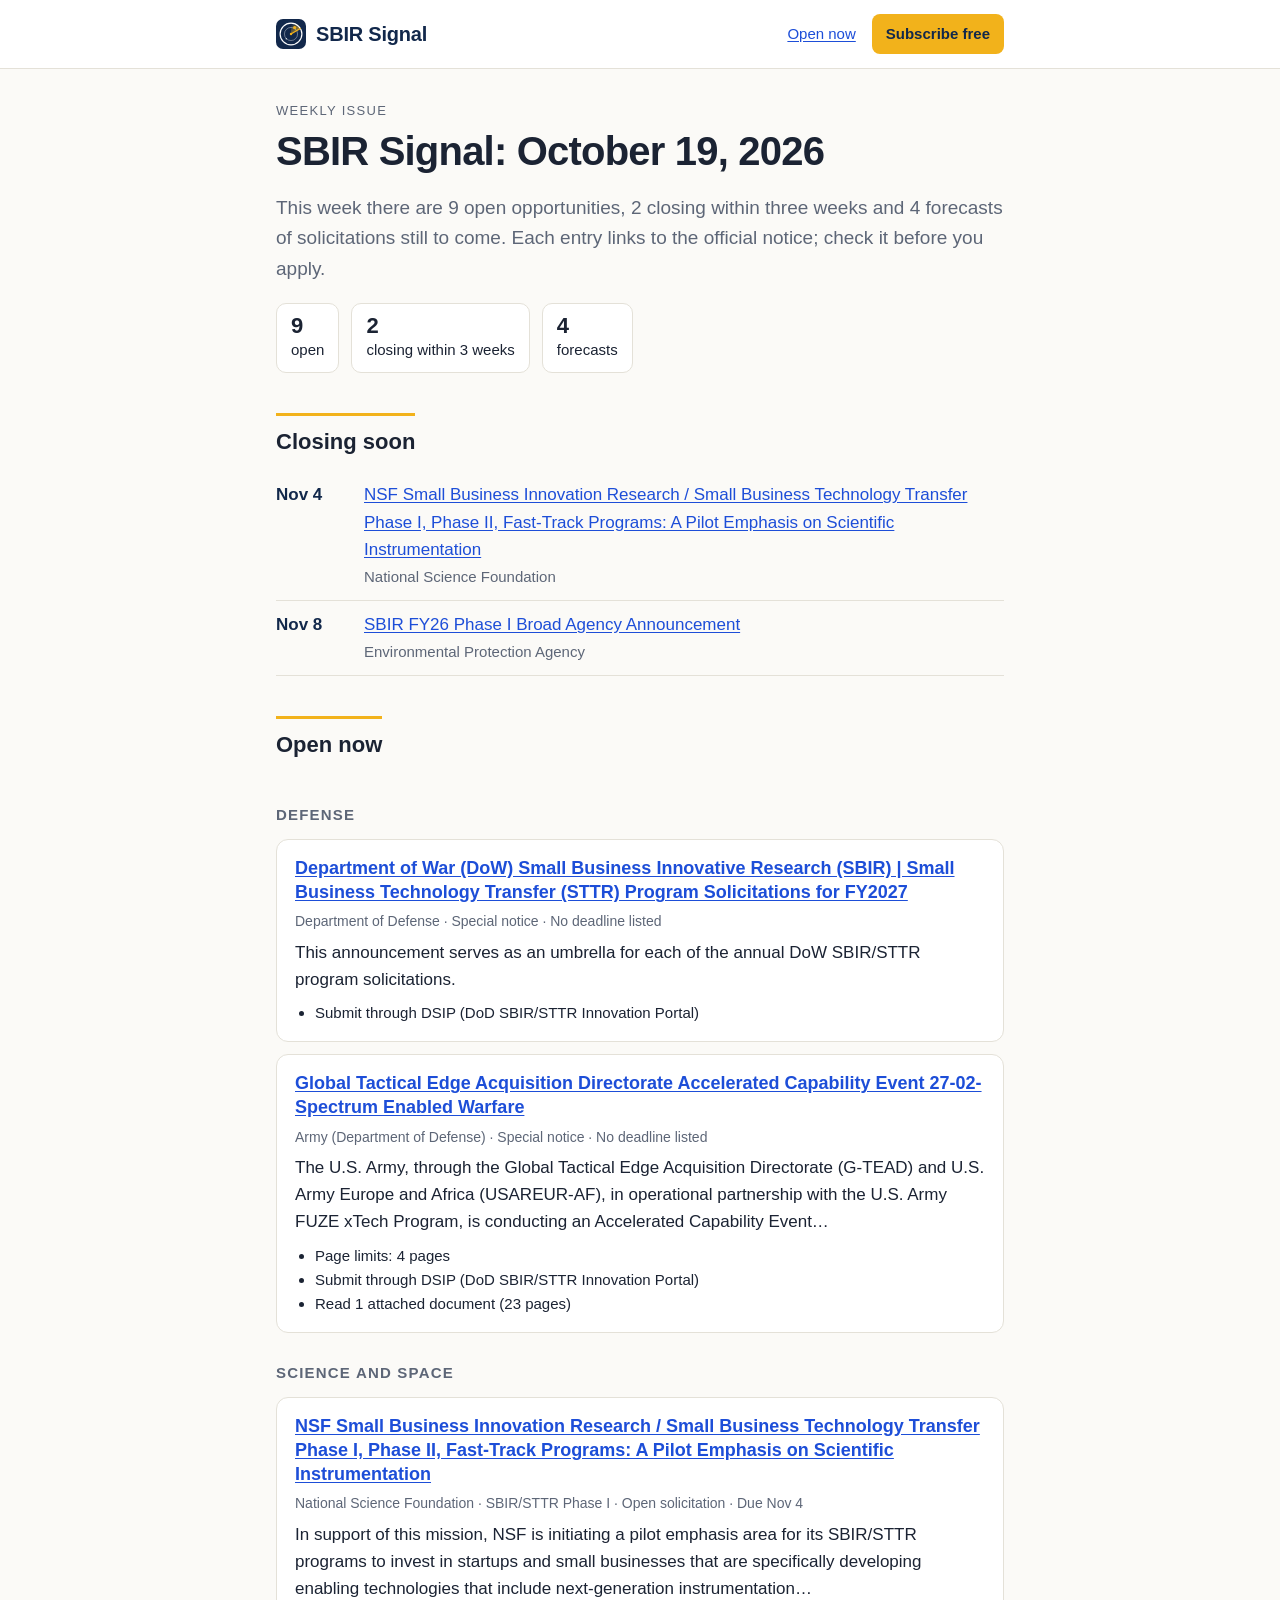
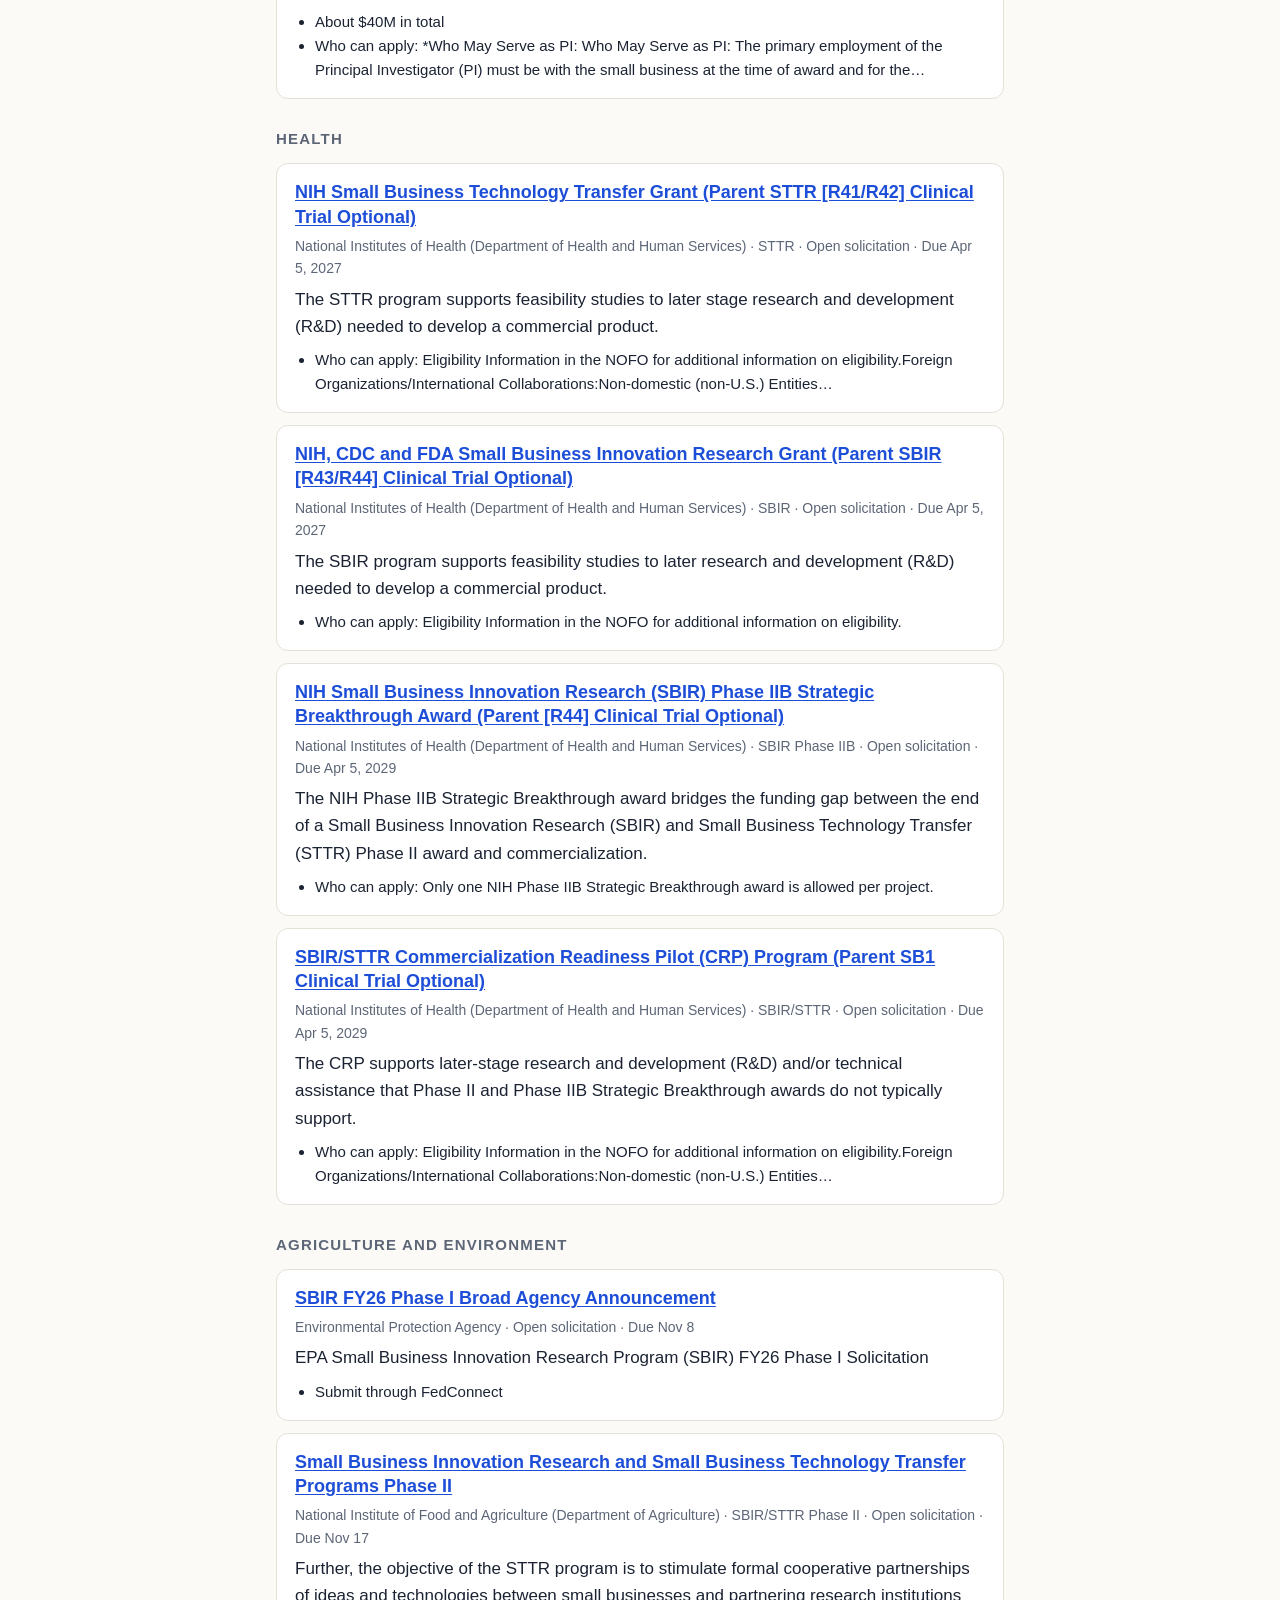
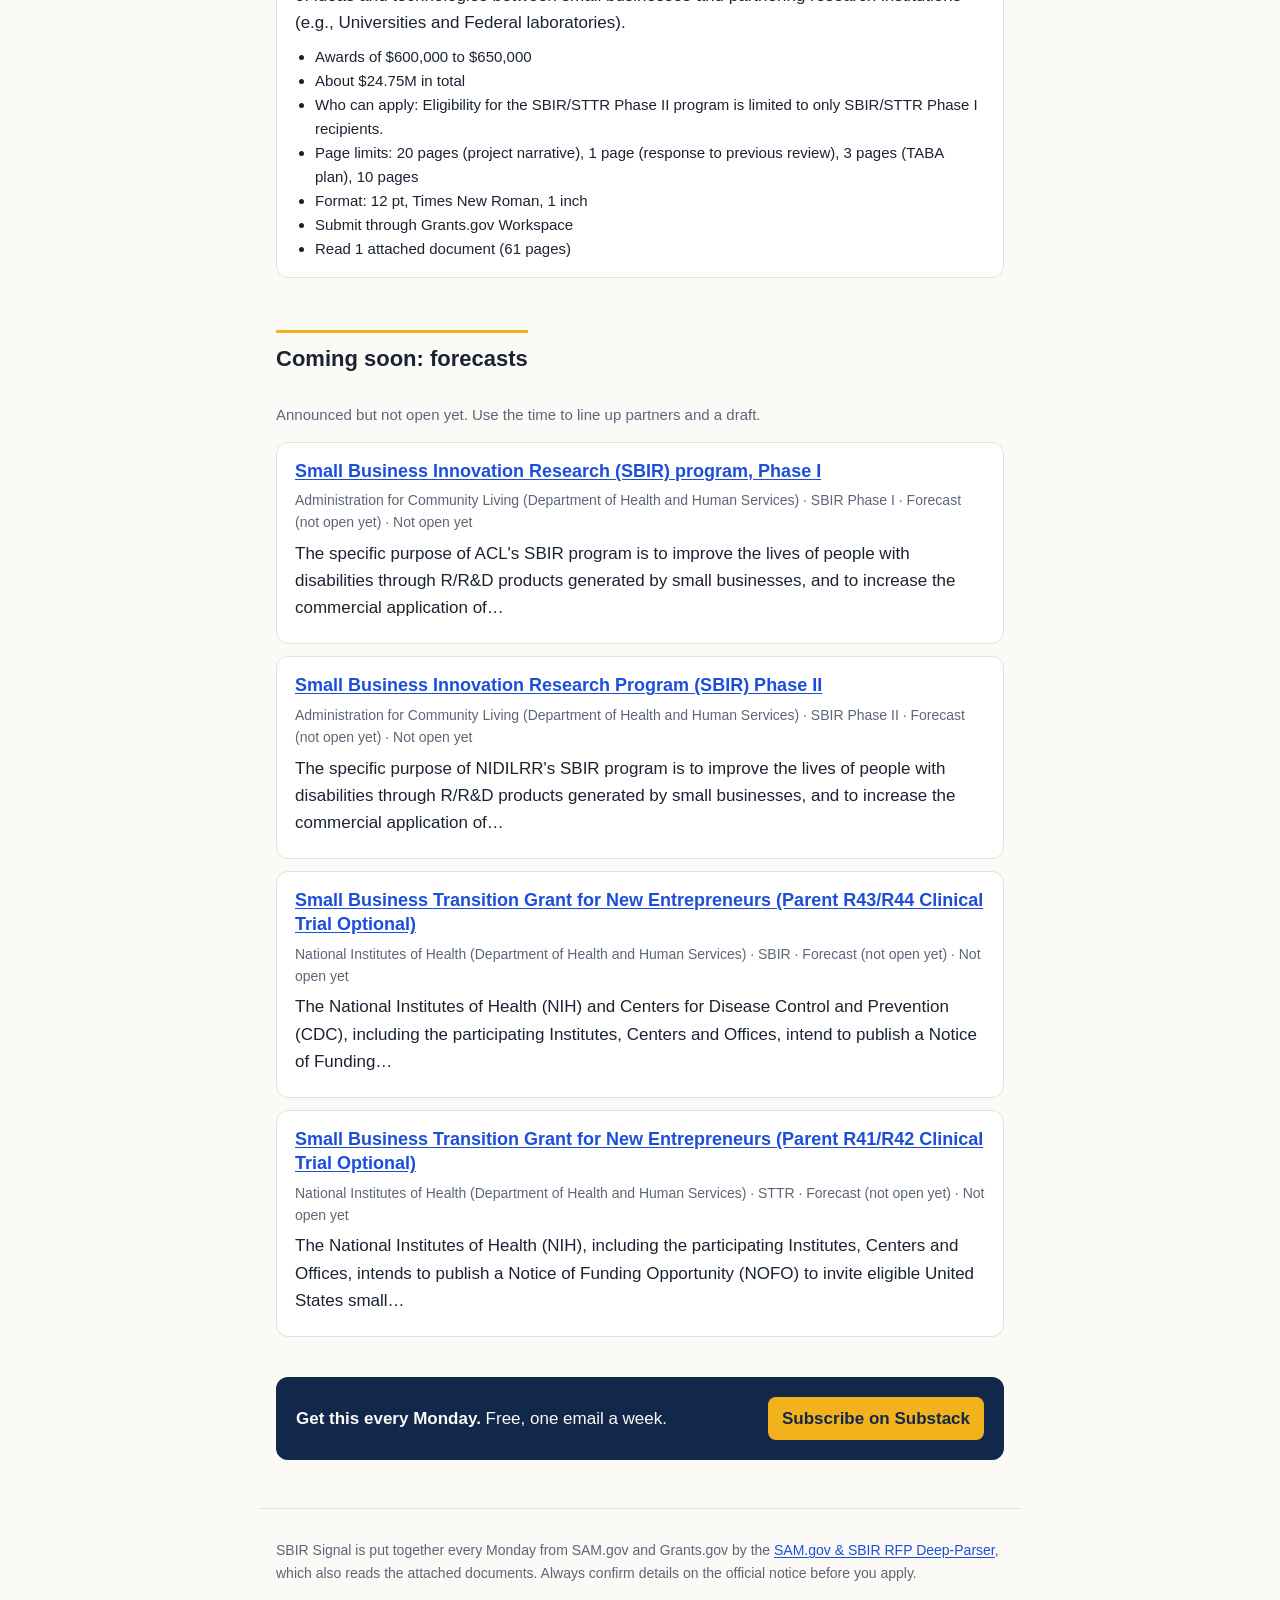
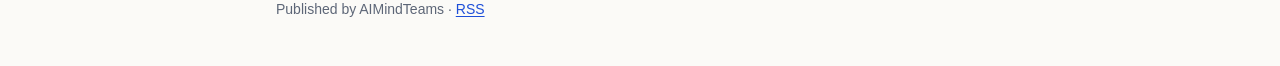
<file: docs/issues/2026-10-19.html>
<!doctype html>
<html lang="en">
<head>
<meta charset="utf-8">
<meta name="viewport" content="width=device-width, initial-scale=1">
<title>SBIR Signal: October 19, 2026</title>
<meta name="description" content="This week there are 9 open opportunities, 2 closing within three weeks and 4 forecasts of solicitations still to come. Each entry links to the official notice; check it before you apply.">
<link rel="canonical" href="https://aimindteams.github.io/sbir-signal/issues/2026-10-19.html">
<link rel="alternate" type="application/rss+xml" title="SBIR Signal" href="https://aimindteams.github.io/sbir-signal/feed.xml">
<link rel="stylesheet" href="../style.css">
<link rel="icon" type="image/svg+xml" href="../logo.svg">
<link rel="apple-touch-icon" href="../logo.png">
<meta property="og:image" content="https://aimindteams.github.io/sbir-signal/logo.png">
</head>
<body>
<header class="masthead">
  <div class="wrap masthead-row">
    <a class="brand" href="../index.html"><span class="mark" aria-hidden="true"></span>SBIR Signal</a>
    <nav>
      <a href="../open.html">Open now</a>
      <a class="button" href="https://sbirsignal.substack.com">Subscribe free</a>
    </nav>
  </div>
</header>
<main class="wrap">
<article class="issue">
  <p class="kicker">Weekly issue</p>
  <h1>SBIR Signal: October 19, 2026</h1>
  <p class="lede">This week there are 9 open opportunities, 2 closing within three weeks and 4 forecasts of solicitations still to come. Each entry links to the official notice; check it before you apply.</p>
  <ul class="stats">
    <li><strong>9</strong> open</li>
    <li><strong>2</strong> closing within 3 weeks</li>
    <li><strong>4</strong> forecasts</li>
  </ul>

  <section>
    <h2>Closing soon</h2>
    <ul class="deadlines">
      <li><span class="date">Nov 4</span>
        <span><a href="https://www.grants.gov/search-results-detail/362551">NSF Small Business Innovation Research / Small Business Technology Transfer Phase I, Phase II, Fast-Track Programs: A Pilot Emphasis on Scientific Instrumentation</a><br><span class="muted">National Science Foundation</span></span></li>
      <li><span class="date">Nov 8</span>
        <span><a href="https://sam.gov/opp/82c25ab2750f410cb73817384e8d9fb3/view">SBIR FY26 Phase I Broad Agency Announcement</a><br><span class="muted">Environmental Protection Agency</span></span></li>
    </ul>
  </section>

  <section>
    <h2>Open now</h2>
    <h3 class="group">Defense</h3>
    <div class="card">
      <h4><a href="https://sam.gov/opp/87d44d4915154e8293f10bc9bf53fbed/view">Department of War (DoW) Small Business Innovative Research (SBIR) | Small Business Technology Transfer (STTR) Program Solicitations for FY2027</a></h4>
      <p class="meta">Department of Defense · Special notice · No deadline listed</p>
<p>This announcement serves as an umbrella for each of the annual DoW SBIR/STTR program solicitations.</p>      <ul class="facts">
<li>Submit through DSIP (DoD SBIR/STTR Innovation Portal)</li>      </ul>
    </div>
    <div class="card">
      <h4><a href="https://sam.gov/opp/6785c01dbc8f49e6acf889415bf6e062/view">Global Tactical Edge Acquisition Directorate Accelerated Capability Event 27-02- Spectrum Enabled Warfare</a></h4>
      <p class="meta">Army (Department of Defense) · Special notice · No deadline listed</p>
<p>The U.S. Army, through the Global Tactical Edge Acquisition Directorate (G-TEAD) and U.S. Army Europe and Africa (USAREUR-AF), in operational partnership with the U.S. Army FUZE xTech Program, is conducting an Accelerated Capability Event…</p>      <ul class="facts">
<li>Page limits: 4 pages</li><li>Submit through DSIP (DoD SBIR/STTR Innovation Portal)</li><li>Read 1 attached document (23 pages)</li>      </ul>
    </div>
    <h3 class="group">Science and space</h3>
    <div class="card">
      <h4><a href="https://www.grants.gov/search-results-detail/362551">NSF Small Business Innovation Research / Small Business Technology Transfer Phase I, Phase II, Fast-Track Programs: A Pilot Emphasis on Scientific Instrumentation</a></h4>
      <p class="meta">National Science Foundation · SBIR/STTR Phase I · Open solicitation · Due Nov 4</p>
<p>In support of this mission, NSF is initiating a pilot emphasis area for its SBIR/STTR programs to invest in startups and small businesses that are specifically developing enabling technologies that include next-generation instrumentation…</p>      <ul class="facts">
<li>About $40M in total</li><li>Who can apply: *Who May Serve as PI: Who May Serve as PI: The primary employment of the Principal Investigator (PI) must be with the small business at the time of award and for the…</li>      </ul>
    </div>
    <h3 class="group">Health</h3>
    <div class="card">
      <h4><a href="https://www.grants.gov/search-results-detail/359757">NIH Small Business Technology Transfer Grant (Parent STTR [R41/R42] Clinical Trial Optional)</a></h4>
      <p class="meta">National Institutes of Health (Department of Health and Human Services) · STTR · Open solicitation · Due Apr 5, 2027</p>
<p>The STTR program supports feasibility studies to later stage research and development (R&D) needed to develop a commercial product.</p>      <ul class="facts">
<li>Who can apply: Eligibility Information in the NOFO for additional information on eligibility.Foreign Organizations/International Collaborations:Non-domestic (non-U.S.) Entities…</li>      </ul>
    </div>
    <div class="card">
      <h4><a href="https://www.grants.gov/search-results-detail/359671">NIH, CDC and FDA Small Business Innovation Research Grant (Parent SBIR [R43/R44] Clinical Trial Optional)</a></h4>
      <p class="meta">National Institutes of Health (Department of Health and Human Services) · SBIR · Open solicitation · Due Apr 5, 2027</p>
<p>The SBIR program supports feasibility studies to later research and development (R&D) needed to develop a commercial product.</p>      <ul class="facts">
<li>Who can apply: Eligibility Information in the NOFO for additional information on eligibility.</li>      </ul>
    </div>
    <div class="card">
      <h4><a href="https://www.grants.gov/search-results-detail/359758">NIH Small Business Innovation Research (SBIR) Phase IIB Strategic Breakthrough Award (Parent [R44] Clinical Trial Optional)</a></h4>
      <p class="meta">National Institutes of Health (Department of Health and Human Services) · SBIR Phase IIB · Open solicitation · Due Apr 5, 2029</p>
<p>The NIH Phase IIB Strategic Breakthrough award bridges the funding gap between the end of a Small Business Innovation Research (SBIR) and Small Business Technology Transfer (STTR) Phase II award and commercialization.</p>      <ul class="facts">
<li>Who can apply: Only one NIH Phase IIB Strategic Breakthrough award is allowed per project.</li>      </ul>
    </div>
    <div class="card">
      <h4><a href="https://www.grants.gov/search-results-detail/359669">SBIR/STTR Commercialization Readiness Pilot (CRP) Program (Parent SB1 Clinical Trial Optional)</a></h4>
      <p class="meta">National Institutes of Health (Department of Health and Human Services) · SBIR/STTR · Open solicitation · Due Apr 5, 2029</p>
<p>The CRP supports later-stage research and development (R&D) and/or technical assistance that Phase II and Phase IIB Strategic Breakthrough awards do not typically support.</p>      <ul class="facts">
<li>Who can apply: Eligibility Information in the NOFO for additional information on eligibility.Foreign Organizations/International Collaborations:Non-domestic (non-U.S.) Entities…</li>      </ul>
    </div>
    <h3 class="group">Agriculture and environment</h3>
    <div class="card">
      <h4><a href="https://sam.gov/opp/82c25ab2750f410cb73817384e8d9fb3/view">SBIR FY26 Phase I Broad Agency Announcement</a></h4>
      <p class="meta">Environmental Protection Agency · Open solicitation · Due Nov 8</p>
<p>EPA Small Business Innovation Research Program (SBIR) FY26 Phase I Solicitation</p>      <ul class="facts">
<li>Submit through FedConnect</li>      </ul>
    </div>
    <div class="card">
      <h4><a href="https://www.grants.gov/search-results-detail/364020">Small Business Innovation Research and Small Business Technology Transfer Programs Phase II</a></h4>
      <p class="meta">National Institute of Food and Agriculture (Department of Agriculture) · SBIR/STTR Phase II · Open solicitation · Due Nov 17</p>
<p>Further, the objective of the STTR program is to stimulate formal cooperative partnerships of ideas and technologies between small businesses and partnering research institutions (e.g., Universities and Federal laboratories).</p>      <ul class="facts">
<li>Awards of $600,000 to $650,000</li><li>About $24.75M in total</li><li>Who can apply: Eligibility for the SBIR/STTR Phase II program is limited to only SBIR/STTR Phase I recipients.</li><li>Page limits: 20 pages (project narrative), 1 page (response to previous review), 3 pages (TABA plan), 10 pages</li><li>Format: 12 pt, Times New Roman, 1 inch</li><li>Submit through Grants.gov Workspace</li><li>Read 1 attached document (61 pages)</li>      </ul>
    </div>
  </section>

  <section>
    <h2>Coming soon: forecasts</h2>
    <p class="muted">Announced but not open yet. Use the time to line up partners and a draft.</p>
    <div class="card compact">
      <h4><a href="https://www.grants.gov/search-results-detail/363966">Small Business Innovation Research (SBIR) program, Phase I</a></h4>
      <p class="meta">Administration for Community Living (Department of Health and Human Services) · SBIR Phase I · Forecast (not open yet) · Not open yet</p>
<p>The specific purpose of ACL's SBIR program is to improve the lives of people with disabilities through R/R&D products generated by small businesses, and to increase the commercial application of…</p>    </div>
    <div class="card compact">
      <h4><a href="https://www.grants.gov/search-results-detail/363967">Small Business Innovation Research Program (SBIR) Phase II</a></h4>
      <p class="meta">Administration for Community Living (Department of Health and Human Services) · SBIR Phase II · Forecast (not open yet) · Not open yet</p>
<p>The specific purpose of NIDILRR's SBIR program is to improve the lives of people with disabilities through R/R&D products generated by small businesses, and to increase the commercial application of…</p>    </div>
    <div class="card compact">
      <h4><a href="https://www.grants.gov/search-results-detail/362576">Small Business Transition Grant for New Entrepreneurs (Parent R43/R44 Clinical Trial Optional)</a></h4>
      <p class="meta">National Institutes of Health (Department of Health and Human Services) · SBIR · Forecast (not open yet) · Not open yet</p>
<p>The National Institutes of Health (NIH) and Centers for Disease Control and Prevention (CDC), including the participating Institutes, Centers and Offices, intend to publish a Notice of Funding…</p>    </div>
    <div class="card compact">
      <h4><a href="https://www.grants.gov/search-results-detail/362577">Small Business Transition Grant for New Entrepreneurs (Parent R41/R42 Clinical Trial Optional)</a></h4>
      <p class="meta">National Institutes of Health (Department of Health and Human Services) · STTR · Forecast (not open yet) · Not open yet</p>
<p>The National Institutes of Health (NIH), including the participating Institutes, Centers and Offices, intends to publish a Notice of Funding Opportunity (NOFO) to invite eligible United States small…</p>    </div>
  </section>


  <aside class="subscribe">
    <p><strong>Get this every Monday.</strong> Free, one email a week.</p>
    <a class="button" href="https://sbirsignal.substack.com">Subscribe on Substack</a>
  </aside>
</article>
</main>
<footer class="wrap footer">
  <p>SBIR Signal is put together every Monday from SAM.gov and Grants.gov by the
  <a href="https://apify.com/aimindteams/govcon-rfp-deep-parser">SAM.gov &amp; SBIR RFP Deep-Parser</a>, which also reads the attached documents.
  Always confirm details on the official notice before you apply.</p>
  <p>Published by AIMindTeams · <a href="https://aimindteams.github.io/sbir-signal/feed.xml">RSS</a></p>
</footer>
</body>
</html>
</file>
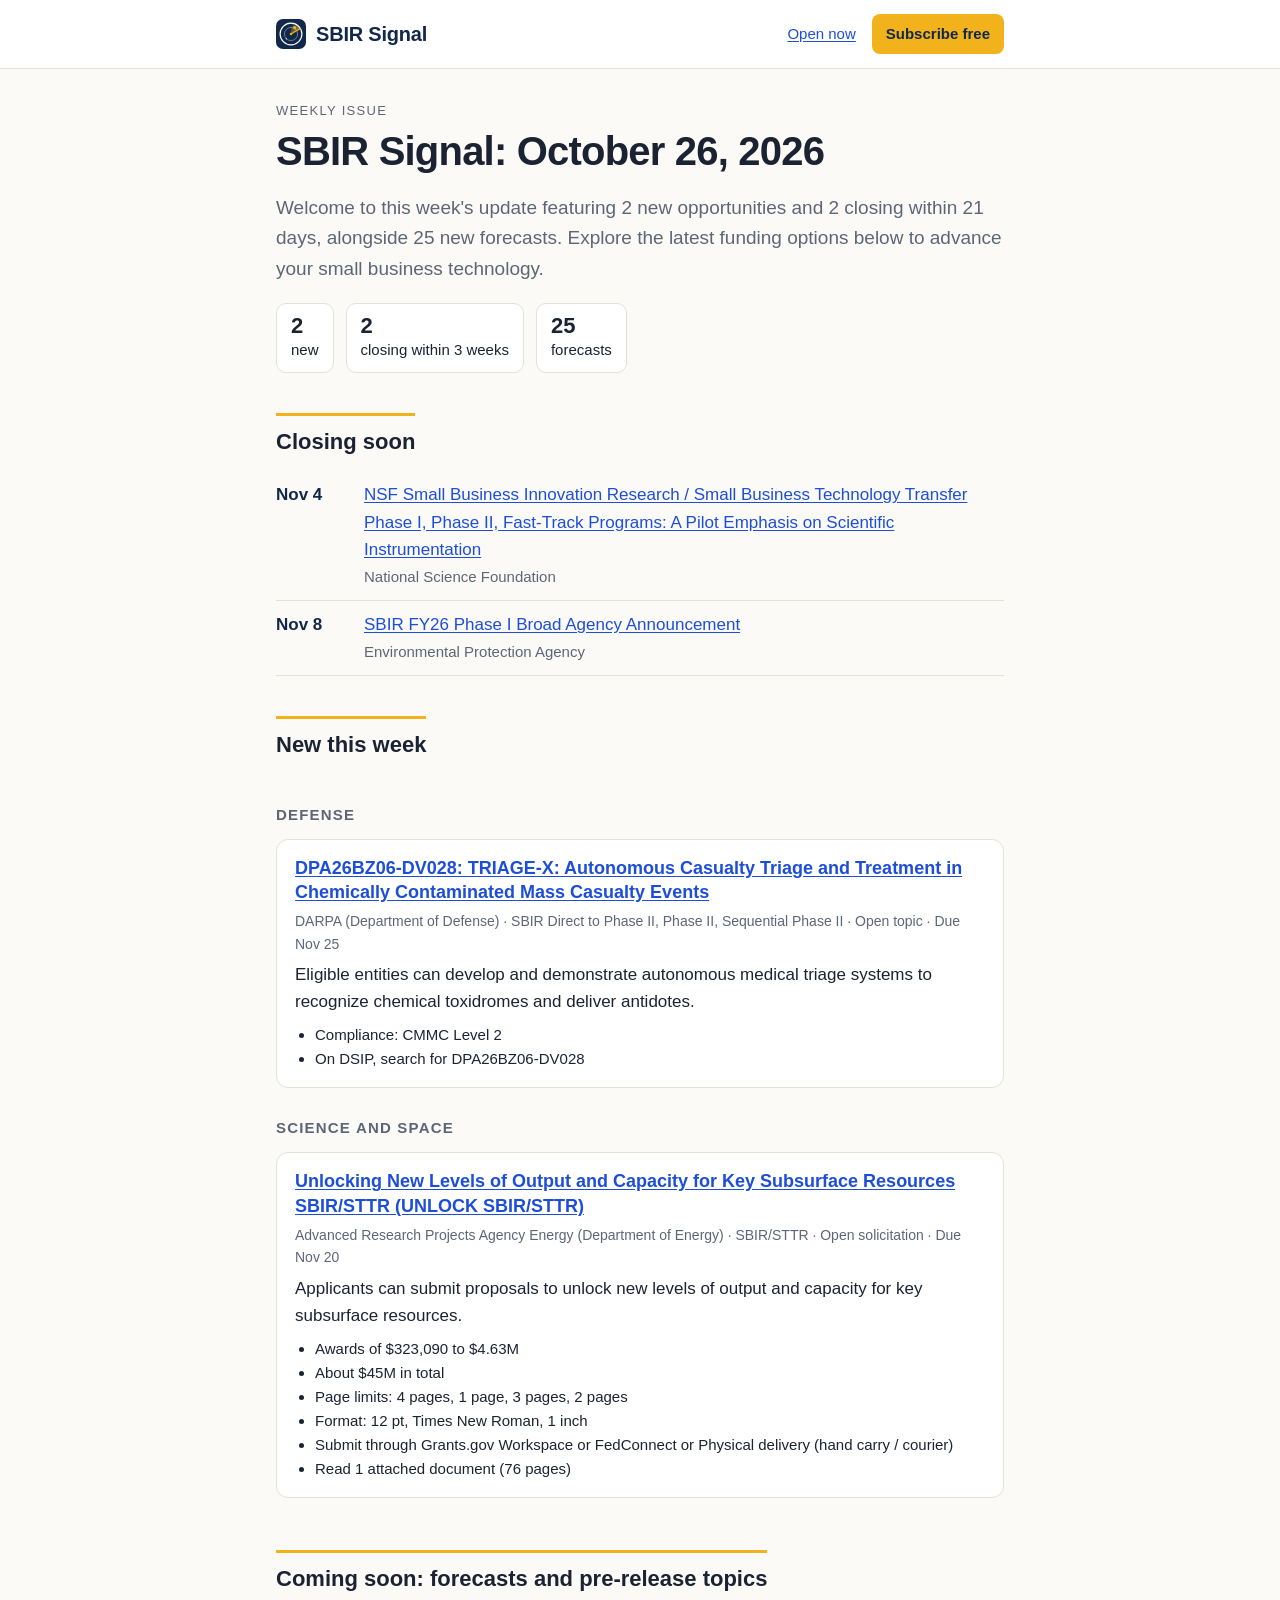
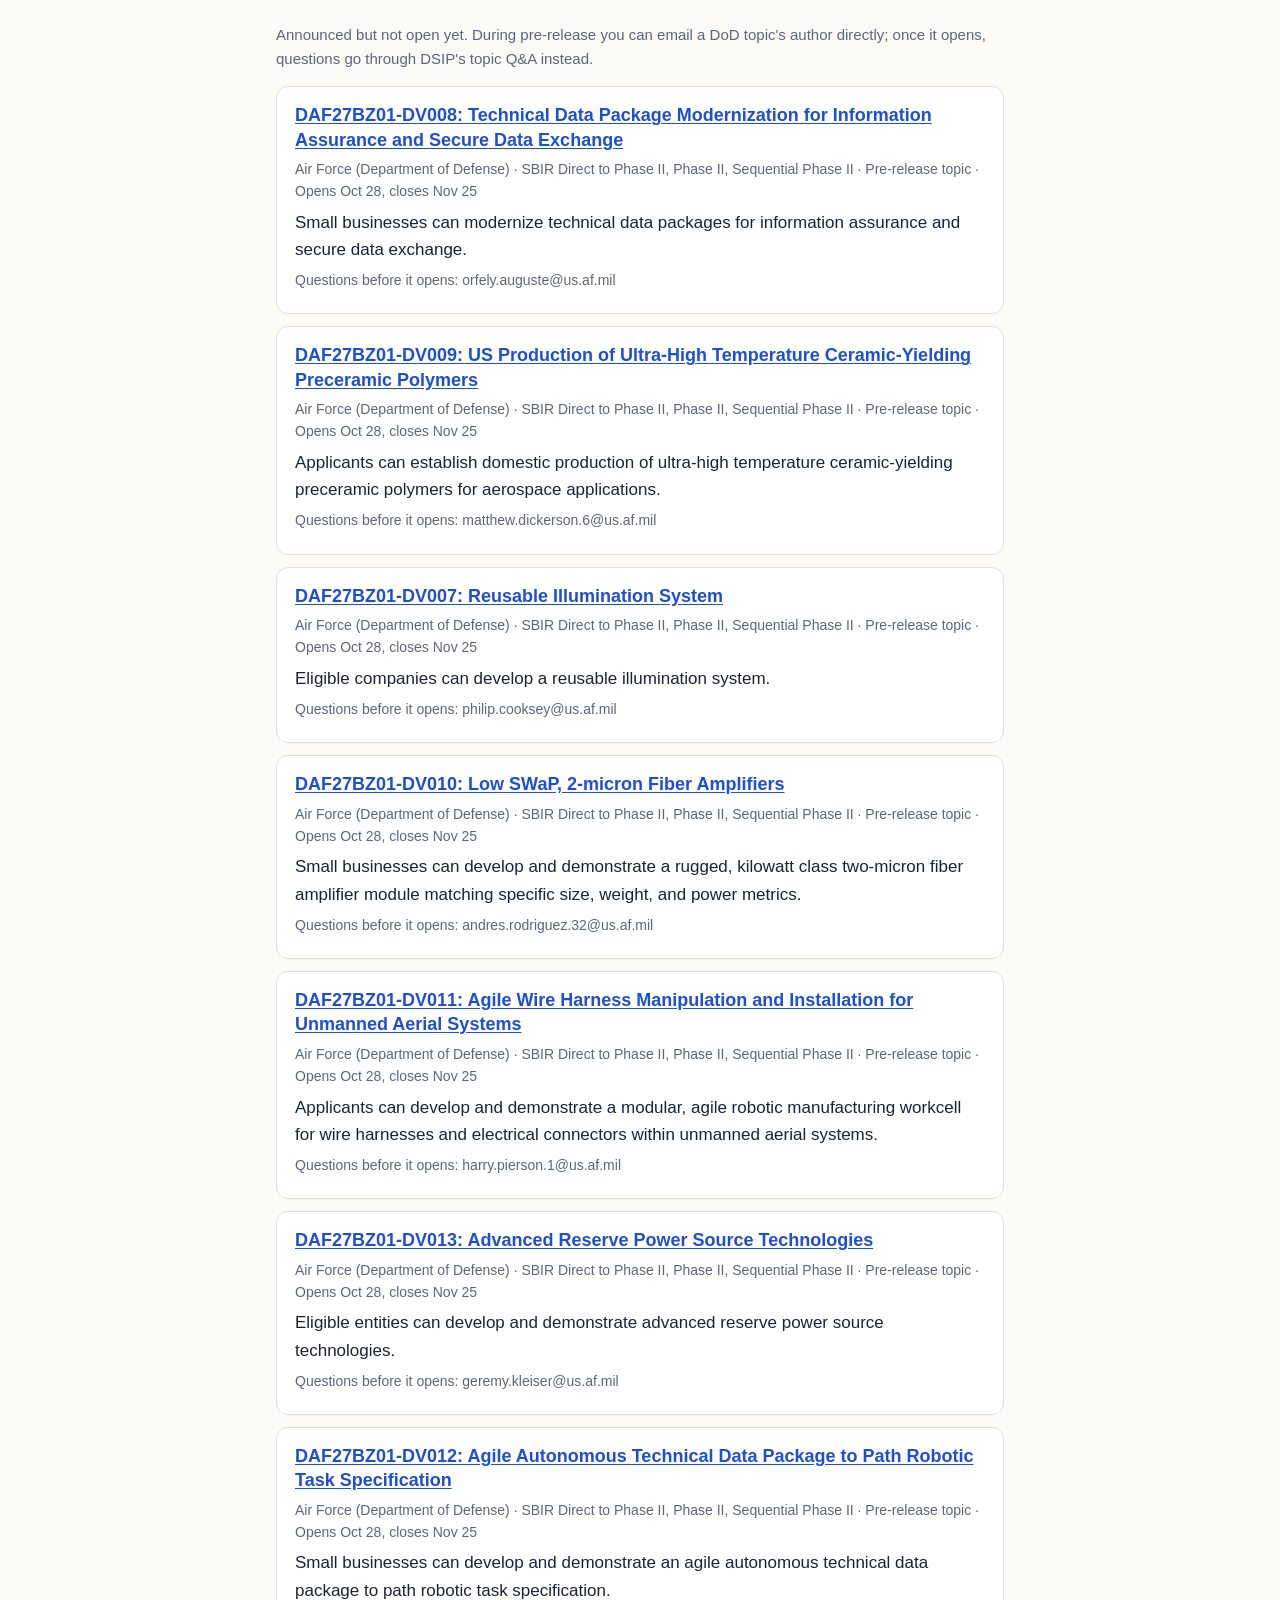
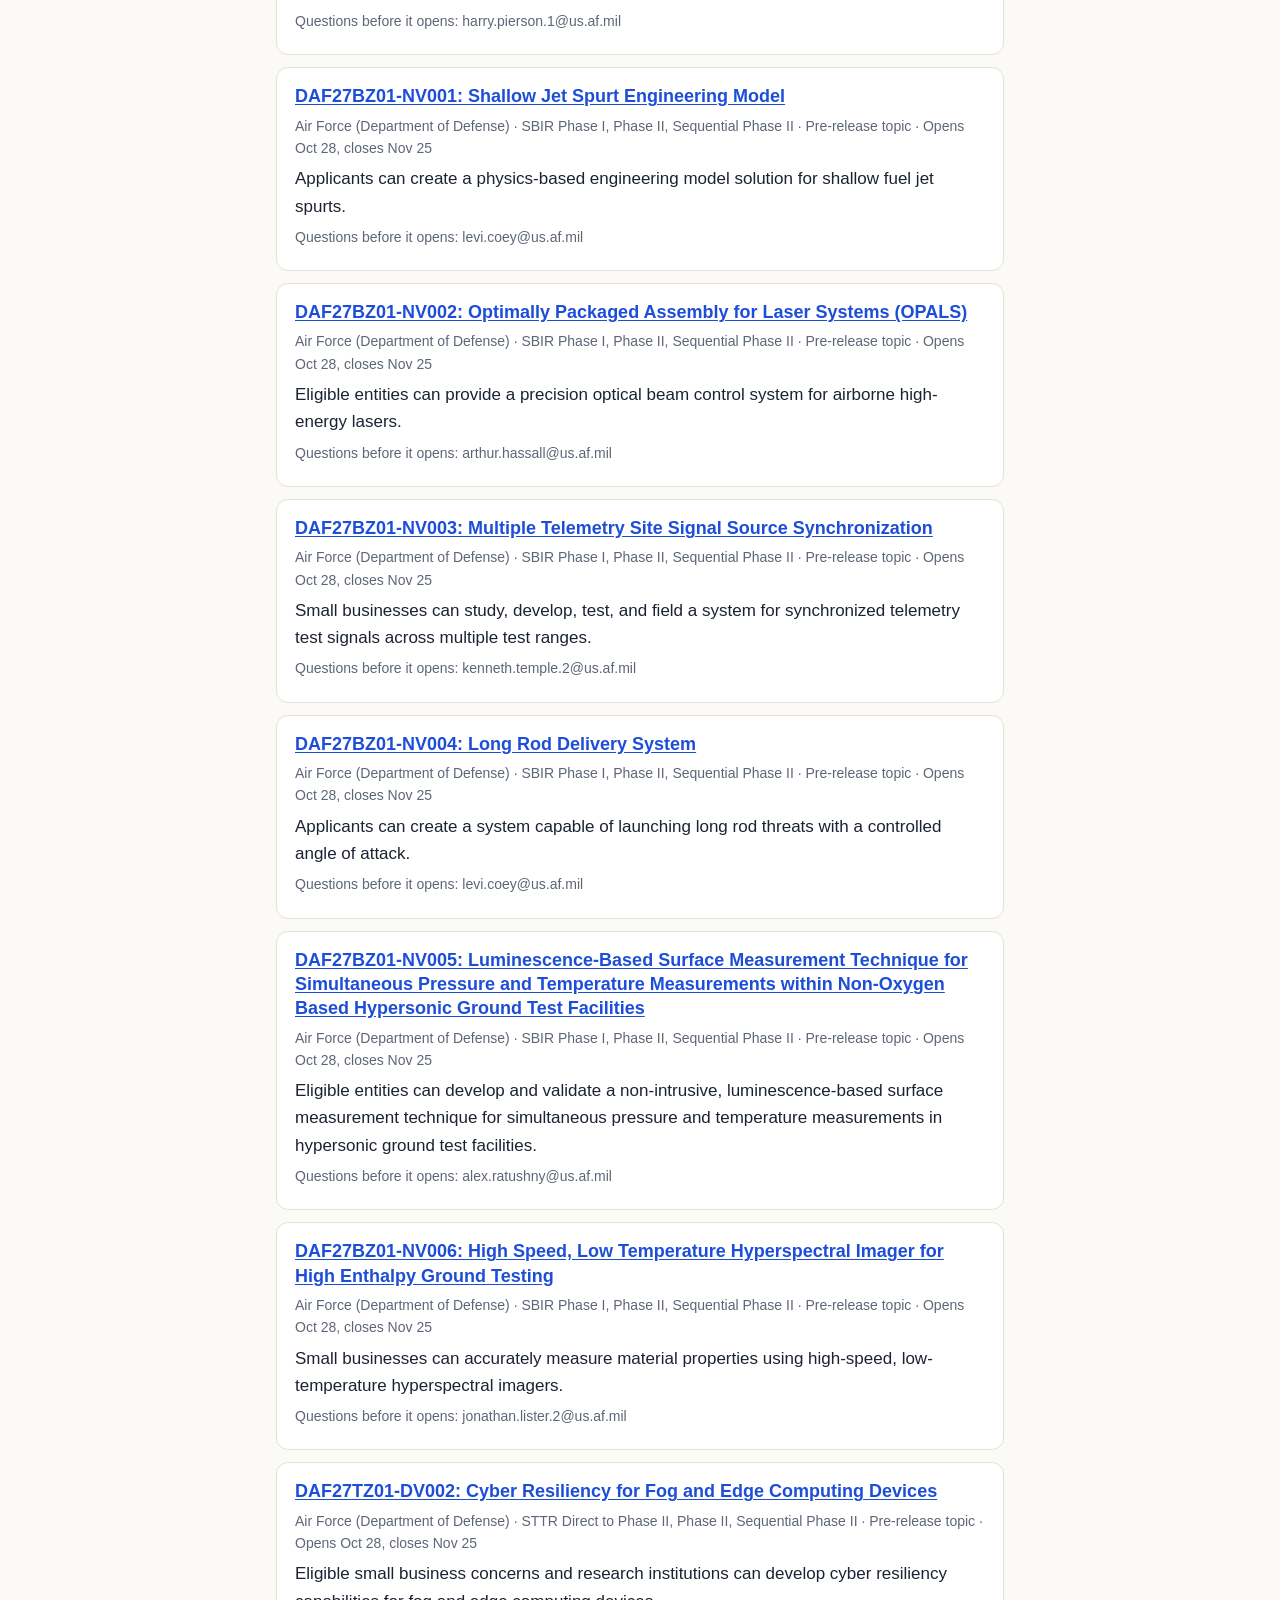
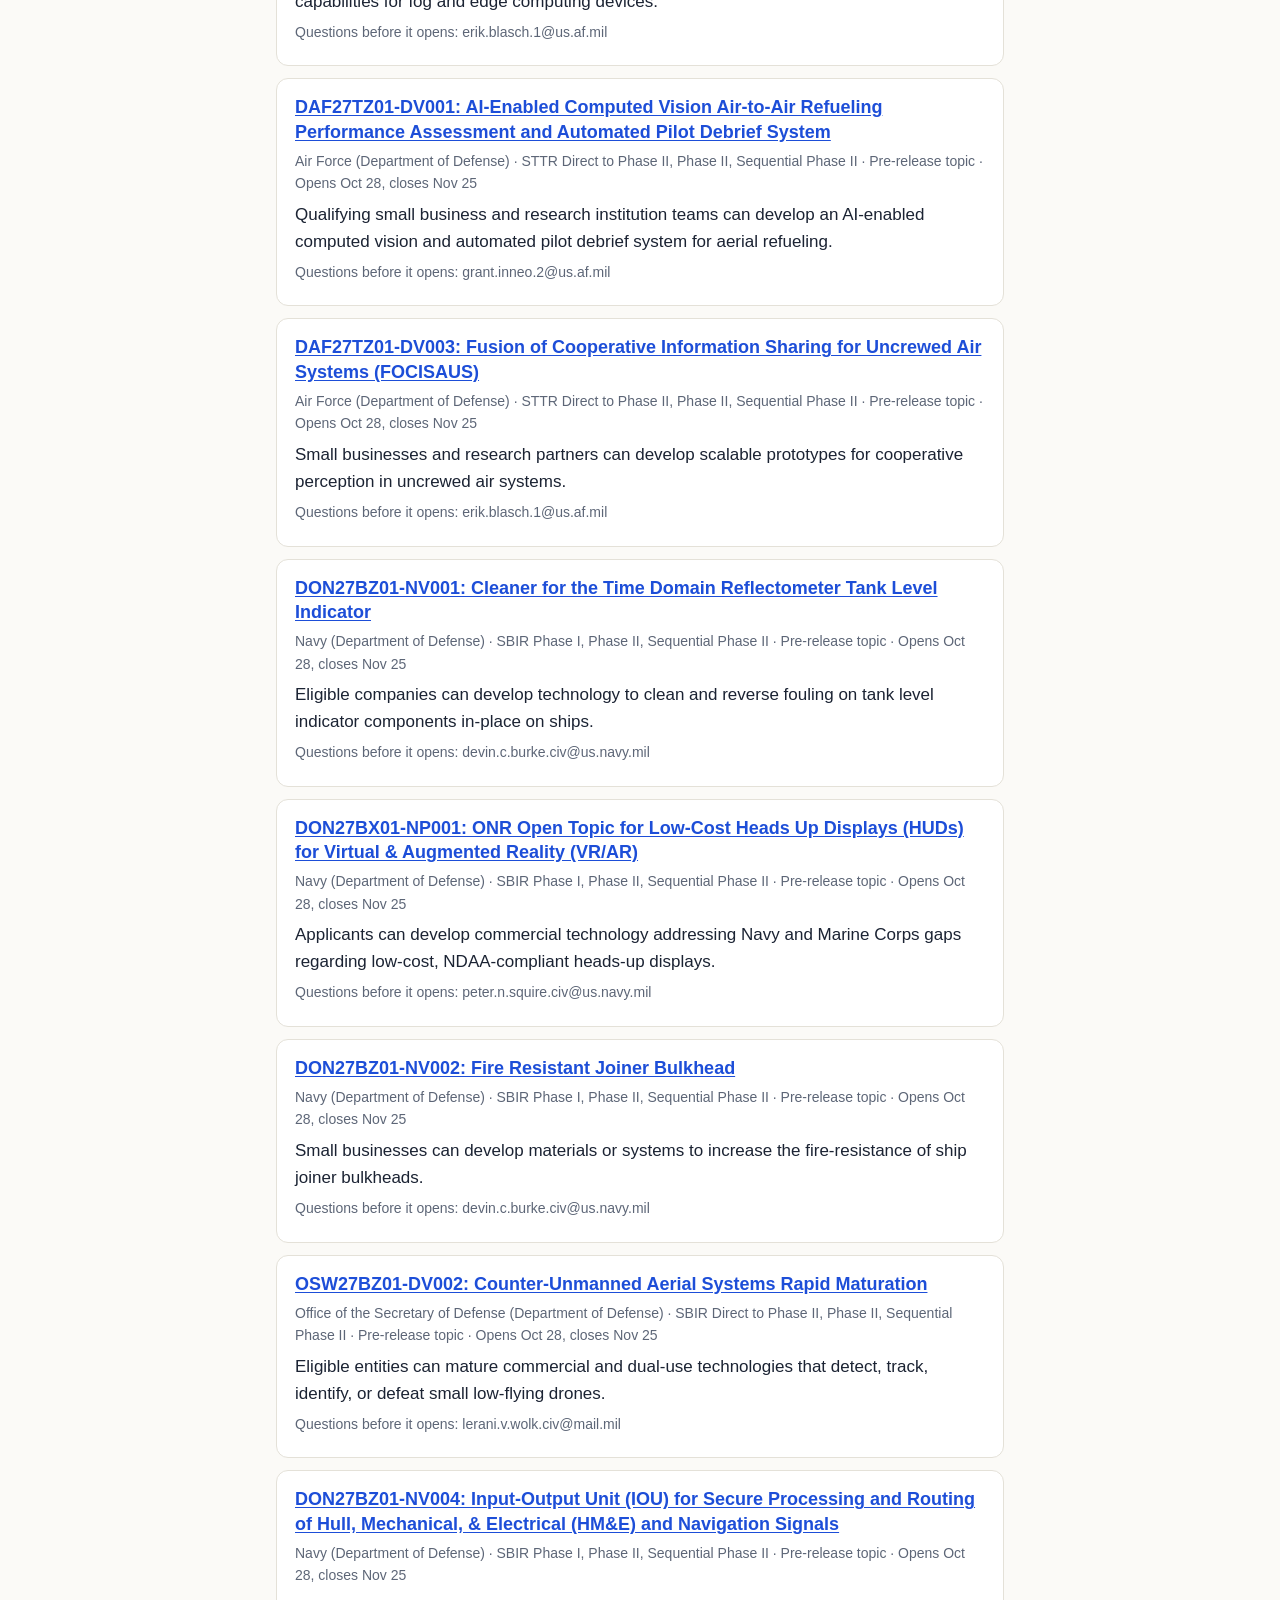
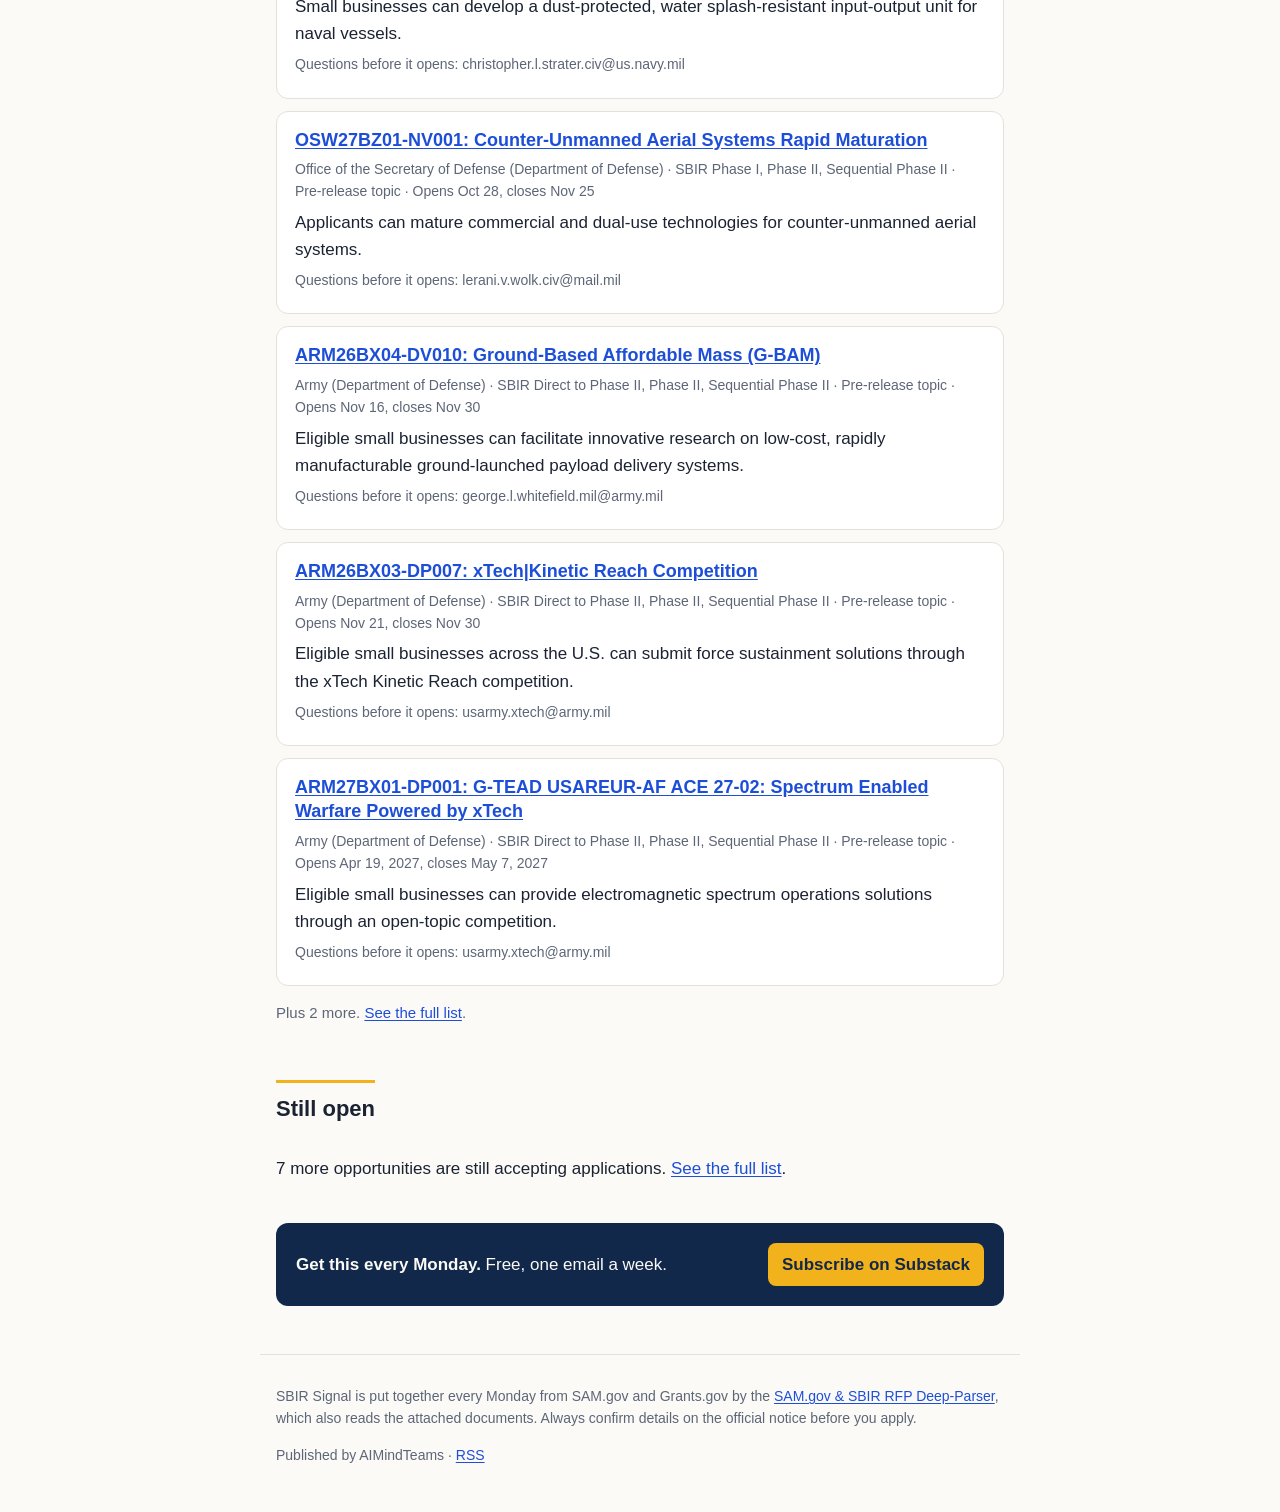
<file: docs/issues/2026-10-26.html>
<!doctype html>
<html lang="en">
<head>
<meta charset="utf-8">
<meta name="viewport" content="width=device-width, initial-scale=1">
<title>SBIR Signal: October 26, 2026</title>
<meta name="description" content="Welcome to this week's update featuring 2 new opportunities and 2 closing within 21 days, alongside 25 new forecasts. Explore the latest funding options below to advance your small business technology.">
<link rel="canonical" href="https://aimindteams.github.io/sbir-signal/issues/2026-10-26.html">
<link rel="alternate" type="application/rss+xml" title="SBIR Signal" href="https://aimindteams.github.io/sbir-signal/feed.xml">
<link rel="stylesheet" href="../style.css">
<link rel="icon" type="image/svg+xml" href="../logo.svg">
<link rel="apple-touch-icon" href="../logo.png">
<meta property="og:site_name" content="SBIR Signal">
<meta property="og:title" content="SBIR Signal: October 26, 2026">
<meta property="og:description" content="Welcome to this week's update featuring 2 new opportunities and 2 closing within 21 days, alongside 25 new forecasts. Explore the latest funding options below to advance your small business technology.">
<meta property="og:image" content="https://aimindteams.github.io/sbir-signal/logo.png">
<meta name="twitter:card" content="summary">
</head>
<body>
<header class="masthead">
  <div class="wrap masthead-row">
    <a class="brand" href="../index.html"><span class="mark" aria-hidden="true"></span>SBIR Signal</a>
    <nav>
      <a href="../open.html">Open now</a>
      <a class="button" href="https://sbirsignal.substack.com">Subscribe free</a>
    </nav>
  </div>
</header>
<main class="wrap">
<article class="issue">
  <p class="kicker">Weekly issue</p>
  <h1>SBIR Signal: October 26, 2026</h1>
  <p class="lede">Welcome to this week's update featuring 2 new opportunities and 2 closing within 21 days, alongside 25 new forecasts. Explore the latest funding options below to advance your small business technology.</p>
  <ul class="stats">
    <li><strong>2</strong> new</li>
    <li><strong>2</strong> closing within 3 weeks</li>
    <li><strong>25</strong> forecasts</li>
  </ul>

  <section>
    <h2>Closing soon</h2>
    <ul class="deadlines">
      <li><span class="date">Nov 4</span>
        <span><a href="https://www.grants.gov/search-results-detail/362551">NSF Small Business Innovation Research / Small Business Technology Transfer Phase I, Phase II, Fast-Track Programs: A Pilot Emphasis on Scientific Instrumentation</a><br><span class="muted">National Science Foundation</span></span></li>
      <li><span class="date">Nov 8</span>
        <span><a href="https://sam.gov/opp/82c25ab2750f410cb73817384e8d9fb3/view">SBIR FY26 Phase I Broad Agency Announcement</a><br><span class="muted">Environmental Protection Agency</span></span></li>
    </ul>
  </section>

  <section>
    <h2>New this week</h2>
    <h3 class="group">Defense</h3>
    <div class="card">
      <h4><a href="https://www.dodsbirsttr.mil/topics-app/">DPA26BZ06-DV028: TRIAGE-X: Autonomous Casualty Triage and Treatment in Chemically Contaminated Mass Casualty Events</a></h4>
      <p class="meta">DARPA (Department of Defense) · SBIR Direct to Phase II, Phase II, Sequential Phase II · Open topic · Due Nov 25</p>
<p>Eligible entities can develop and demonstrate autonomous medical triage systems to recognize chemical toxidromes and deliver antidotes.</p>      <ul class="facts">
<li>Compliance: CMMC Level 2</li><li>On DSIP, search for DPA26BZ06-DV028</li>      </ul>
    </div>
    <h3 class="group">Science and space</h3>
    <div class="card">
      <h4><a href="https://www.grants.gov/search-results-detail/364135">Unlocking New Levels of Output and Capacity for Key Subsurface Resources SBIR/STTR (UNLOCK SBIR/STTR)</a></h4>
      <p class="meta">Advanced Research Projects Agency Energy (Department of Energy) · SBIR/STTR · Open solicitation · Due Nov 20</p>
<p>Applicants can submit proposals to unlock new levels of output and capacity for key subsurface resources.</p>      <ul class="facts">
<li>Awards of $323,090 to $4.63M</li><li>About $45M in total</li><li>Page limits: 4 pages, 1 page, 3 pages, 2 pages</li><li>Format: 12 pt, Times New Roman, 1 inch</li><li>Submit through Grants.gov Workspace or FedConnect or Physical delivery (hand carry / courier)</li><li>Read 1 attached document (76 pages)</li>      </ul>
    </div>
  </section>

  <section>
    <h2>Coming soon: forecasts and pre-release topics</h2>
    <p class="muted">Announced but not open yet. During pre-release you can email a DoD topic's author directly; once it opens, questions go through DSIP's topic Q&A instead.</p>
    <div class="card compact">
      <h4><a href="https://www.dodsbirsttr.mil/topics-app/">DAF27BZ01-DV008: Technical Data Package Modernization for Information Assurance and Secure Data Exchange</a></h4>
      <p class="meta">Air Force (Department of Defense) · SBIR Direct to Phase II, Phase II, Sequential Phase II · Pre-release topic · Opens Oct 28, closes Nov 25</p>
<p>Small businesses can modernize technical data packages for information assurance and secure data exchange.</p><p class="meta">Questions before it opens: orfely.auguste@us.af.mil</p>    </div>
    <div class="card compact">
      <h4><a href="https://www.dodsbirsttr.mil/topics-app/">DAF27BZ01-DV009: US Production of Ultra-High Temperature Ceramic-Yielding Preceramic Polymers</a></h4>
      <p class="meta">Air Force (Department of Defense) · SBIR Direct to Phase II, Phase II, Sequential Phase II · Pre-release topic · Opens Oct 28, closes Nov 25</p>
<p>Applicants can establish domestic production of ultra-high temperature ceramic-yielding preceramic polymers for aerospace applications.</p><p class="meta">Questions before it opens: matthew.dickerson.6@us.af.mil</p>    </div>
    <div class="card compact">
      <h4><a href="https://www.dodsbirsttr.mil/topics-app/">DAF27BZ01-DV007: Reusable Illumination System</a></h4>
      <p class="meta">Air Force (Department of Defense) · SBIR Direct to Phase II, Phase II, Sequential Phase II · Pre-release topic · Opens Oct 28, closes Nov 25</p>
<p>Eligible companies can develop a reusable illumination system.</p><p class="meta">Questions before it opens: philip.cooksey@us.af.mil</p>    </div>
    <div class="card compact">
      <h4><a href="https://www.dodsbirsttr.mil/topics-app/">DAF27BZ01-DV010: Low SWaP, 2-micron Fiber Amplifiers</a></h4>
      <p class="meta">Air Force (Department of Defense) · SBIR Direct to Phase II, Phase II, Sequential Phase II · Pre-release topic · Opens Oct 28, closes Nov 25</p>
<p>Small businesses can develop and demonstrate a rugged, kilowatt class two-micron fiber amplifier module matching specific size, weight, and power metrics.</p><p class="meta">Questions before it opens: andres.rodriguez.32@us.af.mil</p>    </div>
    <div class="card compact">
      <h4><a href="https://www.dodsbirsttr.mil/topics-app/">DAF27BZ01-DV011: Agile Wire Harness Manipulation and Installation for Unmanned Aerial Systems</a></h4>
      <p class="meta">Air Force (Department of Defense) · SBIR Direct to Phase II, Phase II, Sequential Phase II · Pre-release topic · Opens Oct 28, closes Nov 25</p>
<p>Applicants can develop and demonstrate a modular, agile robotic manufacturing workcell for wire harnesses and electrical connectors within unmanned aerial systems.</p><p class="meta">Questions before it opens: harry.pierson.1@us.af.mil</p>    </div>
    <div class="card compact">
      <h4><a href="https://www.dodsbirsttr.mil/topics-app/">DAF27BZ01-DV013: Advanced Reserve Power Source Technologies</a></h4>
      <p class="meta">Air Force (Department of Defense) · SBIR Direct to Phase II, Phase II, Sequential Phase II · Pre-release topic · Opens Oct 28, closes Nov 25</p>
<p>Eligible entities can develop and demonstrate advanced reserve power source technologies.</p><p class="meta">Questions before it opens: geremy.kleiser@us.af.mil</p>    </div>
    <div class="card compact">
      <h4><a href="https://www.dodsbirsttr.mil/topics-app/">DAF27BZ01-DV012: Agile Autonomous Technical Data Package to Path Robotic Task Specification</a></h4>
      <p class="meta">Air Force (Department of Defense) · SBIR Direct to Phase II, Phase II, Sequential Phase II · Pre-release topic · Opens Oct 28, closes Nov 25</p>
<p>Small businesses can develop and demonstrate an agile autonomous technical data package to path robotic task specification.</p><p class="meta">Questions before it opens: harry.pierson.1@us.af.mil</p>    </div>
    <div class="card compact">
      <h4><a href="https://www.dodsbirsttr.mil/topics-app/">DAF27BZ01-NV001: Shallow Jet Spurt Engineering Model</a></h4>
      <p class="meta">Air Force (Department of Defense) · SBIR Phase I, Phase II, Sequential Phase II · Pre-release topic · Opens Oct 28, closes Nov 25</p>
<p>Applicants can create a physics-based engineering model solution for shallow fuel jet spurts.</p><p class="meta">Questions before it opens: levi.coey@us.af.mil</p>    </div>
    <div class="card compact">
      <h4><a href="https://www.dodsbirsttr.mil/topics-app/">DAF27BZ01-NV002: Optimally Packaged Assembly for Laser Systems (OPALS)</a></h4>
      <p class="meta">Air Force (Department of Defense) · SBIR Phase I, Phase II, Sequential Phase II · Pre-release topic · Opens Oct 28, closes Nov 25</p>
<p>Eligible entities can provide a precision optical beam control system for airborne high-energy lasers.</p><p class="meta">Questions before it opens: arthur.hassall@us.af.mil</p>    </div>
    <div class="card compact">
      <h4><a href="https://www.dodsbirsttr.mil/topics-app/">DAF27BZ01-NV003: Multiple Telemetry Site Signal Source Synchronization</a></h4>
      <p class="meta">Air Force (Department of Defense) · SBIR Phase I, Phase II, Sequential Phase II · Pre-release topic · Opens Oct 28, closes Nov 25</p>
<p>Small businesses can study, develop, test, and field a system for synchronized telemetry test signals across multiple test ranges.</p><p class="meta">Questions before it opens: kenneth.temple.2@us.af.mil</p>    </div>
    <div class="card compact">
      <h4><a href="https://www.dodsbirsttr.mil/topics-app/">DAF27BZ01-NV004: Long Rod Delivery System</a></h4>
      <p class="meta">Air Force (Department of Defense) · SBIR Phase I, Phase II, Sequential Phase II · Pre-release topic · Opens Oct 28, closes Nov 25</p>
<p>Applicants can create a system capable of launching long rod threats with a controlled angle of attack.</p><p class="meta">Questions before it opens: levi.coey@us.af.mil</p>    </div>
    <div class="card compact">
      <h4><a href="https://www.dodsbirsttr.mil/topics-app/">DAF27BZ01-NV005: Luminescence-Based Surface Measurement Technique for Simultaneous Pressure and Temperature Measurements within Non-Oxygen Based Hypersonic Ground Test Facilities</a></h4>
      <p class="meta">Air Force (Department of Defense) · SBIR Phase I, Phase II, Sequential Phase II · Pre-release topic · Opens Oct 28, closes Nov 25</p>
<p>Eligible entities can develop and validate a non-intrusive, luminescence-based surface measurement technique for simultaneous pressure and temperature measurements in hypersonic ground test facilities.</p><p class="meta">Questions before it opens: alex.ratushny@us.af.mil</p>    </div>
    <div class="card compact">
      <h4><a href="https://www.dodsbirsttr.mil/topics-app/">DAF27BZ01-NV006: High Speed, Low Temperature Hyperspectral Imager for High Enthalpy Ground Testing</a></h4>
      <p class="meta">Air Force (Department of Defense) · SBIR Phase I, Phase II, Sequential Phase II · Pre-release topic · Opens Oct 28, closes Nov 25</p>
<p>Small businesses can accurately measure material properties using high-speed, low-temperature hyperspectral imagers.</p><p class="meta">Questions before it opens: jonathan.lister.2@us.af.mil</p>    </div>
    <div class="card compact">
      <h4><a href="https://www.dodsbirsttr.mil/topics-app/">DAF27TZ01-DV002: Cyber Resiliency for Fog and Edge Computing Devices</a></h4>
      <p class="meta">Air Force (Department of Defense) · STTR Direct to Phase II, Phase II, Sequential Phase II · Pre-release topic · Opens Oct 28, closes Nov 25</p>
<p>Eligible small business concerns and research institutions can develop cyber resiliency capabilities for fog and edge computing devices.</p><p class="meta">Questions before it opens: erik.blasch.1@us.af.mil</p>    </div>
    <div class="card compact">
      <h4><a href="https://www.dodsbirsttr.mil/topics-app/">DAF27TZ01-DV001: AI-Enabled Computed Vision Air-to-Air Refueling Performance Assessment and Automated Pilot Debrief System</a></h4>
      <p class="meta">Air Force (Department of Defense) · STTR Direct to Phase II, Phase II, Sequential Phase II · Pre-release topic · Opens Oct 28, closes Nov 25</p>
<p>Qualifying small business and research institution teams can develop an AI-enabled computed vision and automated pilot debrief system for aerial refueling.</p><p class="meta">Questions before it opens: grant.inneo.2@us.af.mil</p>    </div>
    <div class="card compact">
      <h4><a href="https://www.dodsbirsttr.mil/topics-app/">DAF27TZ01-DV003: Fusion of Cooperative Information Sharing for Uncrewed Air Systems (FOCISAUS)</a></h4>
      <p class="meta">Air Force (Department of Defense) · STTR Direct to Phase II, Phase II, Sequential Phase II · Pre-release topic · Opens Oct 28, closes Nov 25</p>
<p>Small businesses and research partners can develop scalable prototypes for cooperative perception in uncrewed air systems.</p><p class="meta">Questions before it opens: erik.blasch.1@us.af.mil</p>    </div>
    <div class="card compact">
      <h4><a href="https://www.dodsbirsttr.mil/topics-app/">DON27BZ01-NV001: Cleaner for the Time Domain Reflectometer Tank Level Indicator</a></h4>
      <p class="meta">Navy (Department of Defense) · SBIR Phase I, Phase II, Sequential Phase II · Pre-release topic · Opens Oct 28, closes Nov 25</p>
<p>Eligible companies can develop technology to clean and reverse fouling on tank level indicator components in-place on ships.</p><p class="meta">Questions before it opens: devin.c.burke.civ@us.navy.mil</p>    </div>
    <div class="card compact">
      <h4><a href="https://www.dodsbirsttr.mil/topics-app/">DON27BX01-NP001: ONR Open Topic for Low-Cost Heads Up Displays (HUDs) for Virtual & Augmented Reality (VR/AR)</a></h4>
      <p class="meta">Navy (Department of Defense) · SBIR Phase I, Phase II, Sequential Phase II · Pre-release topic · Opens Oct 28, closes Nov 25</p>
<p>Applicants can develop commercial technology addressing Navy and Marine Corps gaps regarding low-cost, NDAA-compliant heads-up displays.</p><p class="meta">Questions before it opens: peter.n.squire.civ@us.navy.mil</p>    </div>
    <div class="card compact">
      <h4><a href="https://www.dodsbirsttr.mil/topics-app/">DON27BZ01-NV002: Fire Resistant Joiner Bulkhead</a></h4>
      <p class="meta">Navy (Department of Defense) · SBIR Phase I, Phase II, Sequential Phase II · Pre-release topic · Opens Oct 28, closes Nov 25</p>
<p>Small businesses can develop materials or systems to increase the fire-resistance of ship joiner bulkheads.</p><p class="meta">Questions before it opens: devin.c.burke.civ@us.navy.mil</p>    </div>
    <div class="card compact">
      <h4><a href="https://www.dodsbirsttr.mil/topics-app/">OSW27BZ01-DV002: Counter-Unmanned Aerial Systems Rapid Maturation</a></h4>
      <p class="meta">Office of the Secretary of Defense (Department of Defense) · SBIR Direct to Phase II, Phase II, Sequential Phase II · Pre-release topic · Opens Oct 28, closes Nov 25</p>
<p>Eligible entities can mature commercial and dual-use technologies that detect, track, identify, or defeat small low-flying drones.</p><p class="meta">Questions before it opens: lerani.v.wolk.civ@mail.mil</p>    </div>
    <div class="card compact">
      <h4><a href="https://www.dodsbirsttr.mil/topics-app/">DON27BZ01-NV004: Input-Output Unit (IOU) for Secure Processing and Routing of Hull, Mechanical, & Electrical (HM&E) and Navigation Signals</a></h4>
      <p class="meta">Navy (Department of Defense) · SBIR Phase I, Phase II, Sequential Phase II · Pre-release topic · Opens Oct 28, closes Nov 25</p>
<p>Small businesses can develop a dust-protected, water splash-resistant input-output unit for naval vessels.</p><p class="meta">Questions before it opens: christopher.l.strater.civ@us.navy.mil</p>    </div>
    <div class="card compact">
      <h4><a href="https://www.dodsbirsttr.mil/topics-app/">OSW27BZ01-NV001: Counter-Unmanned Aerial Systems Rapid Maturation</a></h4>
      <p class="meta">Office of the Secretary of Defense (Department of Defense) · SBIR Phase I, Phase II, Sequential Phase II · Pre-release topic · Opens Oct 28, closes Nov 25</p>
<p>Applicants can mature commercial and dual-use technologies for counter-unmanned aerial systems.</p><p class="meta">Questions before it opens: lerani.v.wolk.civ@mail.mil</p>    </div>
    <div class="card compact">
      <h4><a href="https://www.dodsbirsttr.mil/topics-app/">ARM26BX04-DV010: Ground-Based Affordable Mass (G-BAM)</a></h4>
      <p class="meta">Army (Department of Defense) · SBIR Direct to Phase II, Phase II, Sequential Phase II · Pre-release topic · Opens Nov 16, closes Nov 30</p>
<p>Eligible small businesses can facilitate innovative research on low-cost, rapidly manufacturable ground-launched payload delivery systems.</p><p class="meta">Questions before it opens: george.l.whitefield.mil@army.mil</p>    </div>
    <div class="card compact">
      <h4><a href="https://www.dodsbirsttr.mil/topics-app/">ARM26BX03-DP007: xTech|Kinetic Reach Competition</a></h4>
      <p class="meta">Army (Department of Defense) · SBIR Direct to Phase II, Phase II, Sequential Phase II · Pre-release topic · Opens Nov 21, closes Nov 30</p>
<p>Eligible small businesses across the U.S. can submit force sustainment solutions through the xTech Kinetic Reach competition.</p><p class="meta">Questions before it opens: usarmy.xtech@army.mil</p>    </div>
    <div class="card compact">
      <h4><a href="https://www.dodsbirsttr.mil/topics-app/">ARM27BX01-DP001: G-TEAD USAREUR-AF ACE 27-02: Spectrum Enabled Warfare Powered by xTech</a></h4>
      <p class="meta">Army (Department of Defense) · SBIR Direct to Phase II, Phase II, Sequential Phase II · Pre-release topic · Opens Apr 19, 2027, closes May 7, 2027</p>
<p>Eligible small businesses can provide electromagnetic spectrum operations solutions through an open-topic competition.</p><p class="meta">Questions before it opens: usarmy.xtech@army.mil</p>    </div>
<p class="muted">Plus 2 more. <a href="../open.html">See the full list</a>.</p>  </section>

  <section>
    <h2>Still open</h2>
    <p>7 more opportunities are still accepting applications. <a href="../open.html">See the full list</a>.</p>
  </section>

  <aside class="subscribe">
    <p><strong>Get this every Monday.</strong> Free, one email a week.</p>
    <a class="button" href="https://sbirsignal.substack.com">Subscribe on Substack</a>
  </aside>
</article>
</main>
<footer class="wrap footer">
  <p>SBIR Signal is put together every Monday from SAM.gov and Grants.gov by the
  <a href="https://apify.com/aimindteams/govcon-rfp-deep-parser">SAM.gov &amp; SBIR RFP Deep-Parser</a>, which also reads the attached documents.
  Always confirm details on the official notice before you apply.</p>
  <p>Published by AIMindTeams · <a href="https://aimindteams.github.io/sbir-signal/feed.xml">RSS</a></p>
</footer>
</body>
</html>
</file>
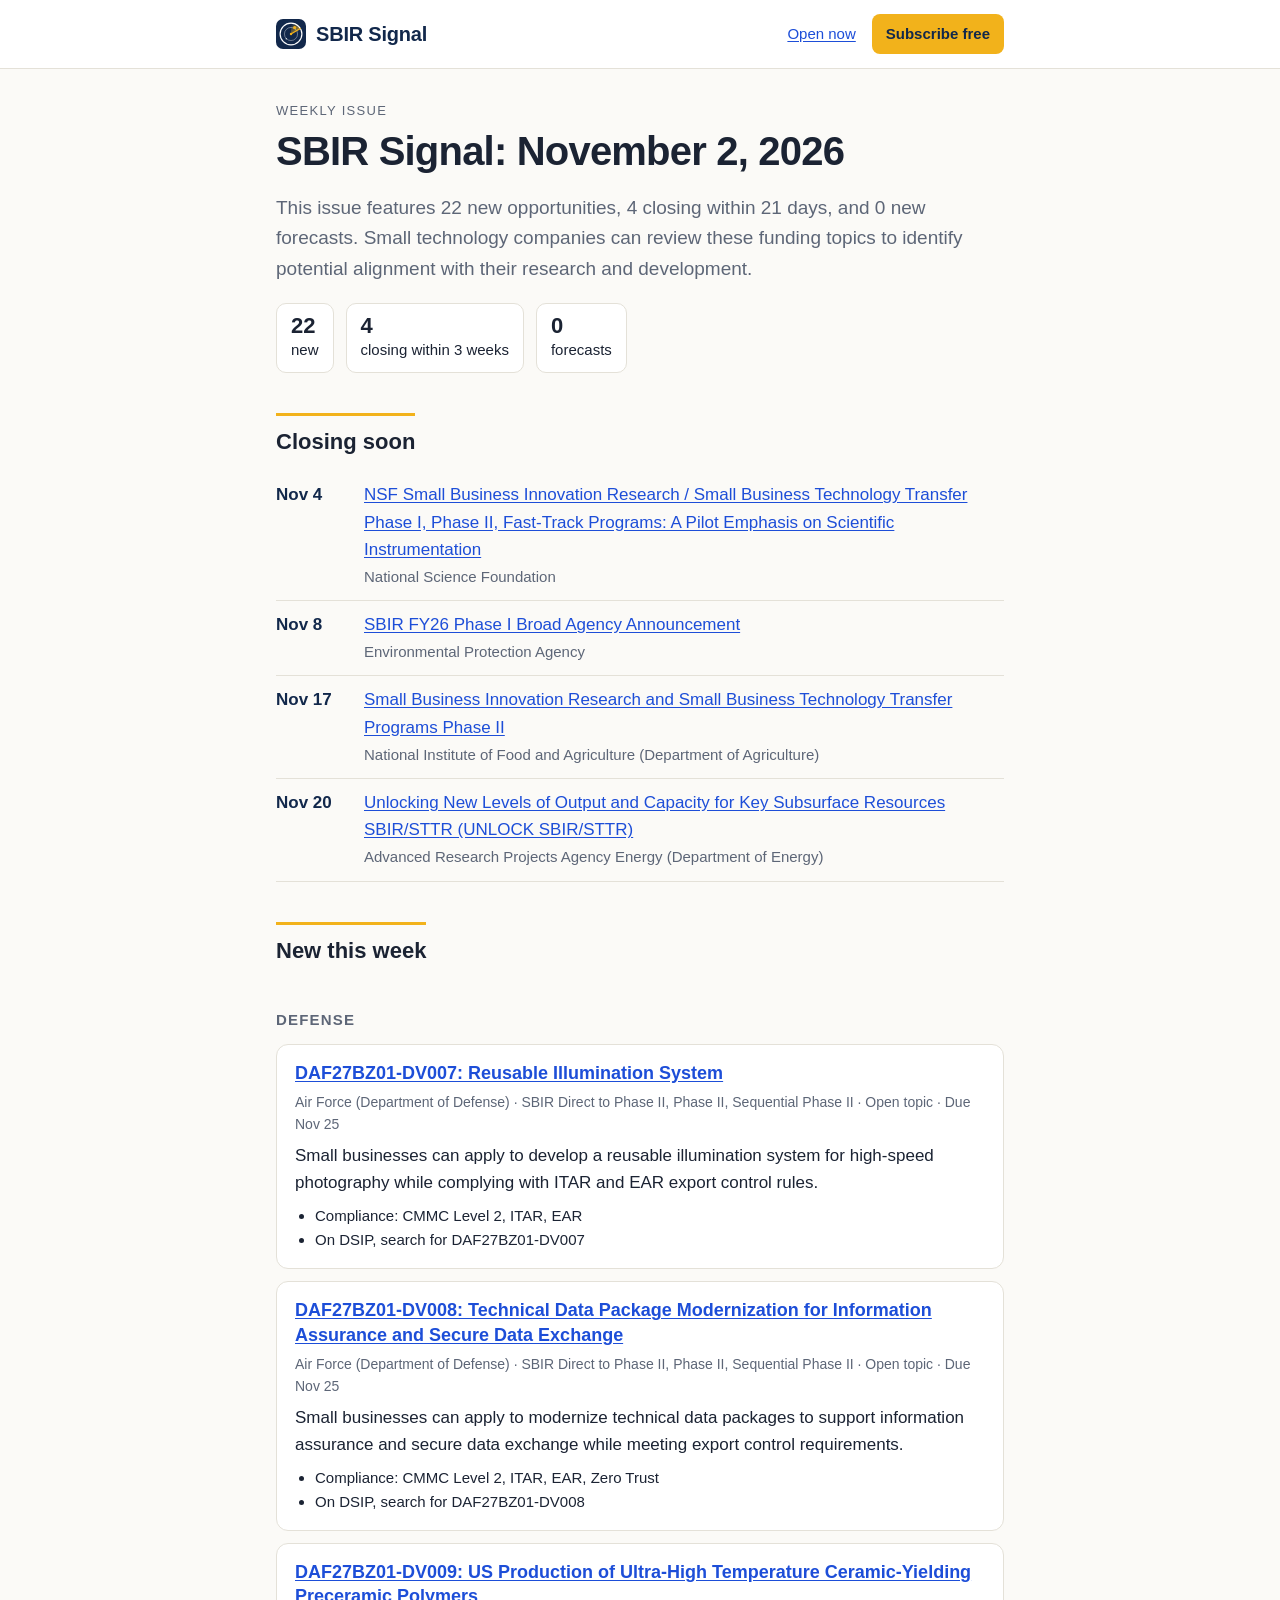
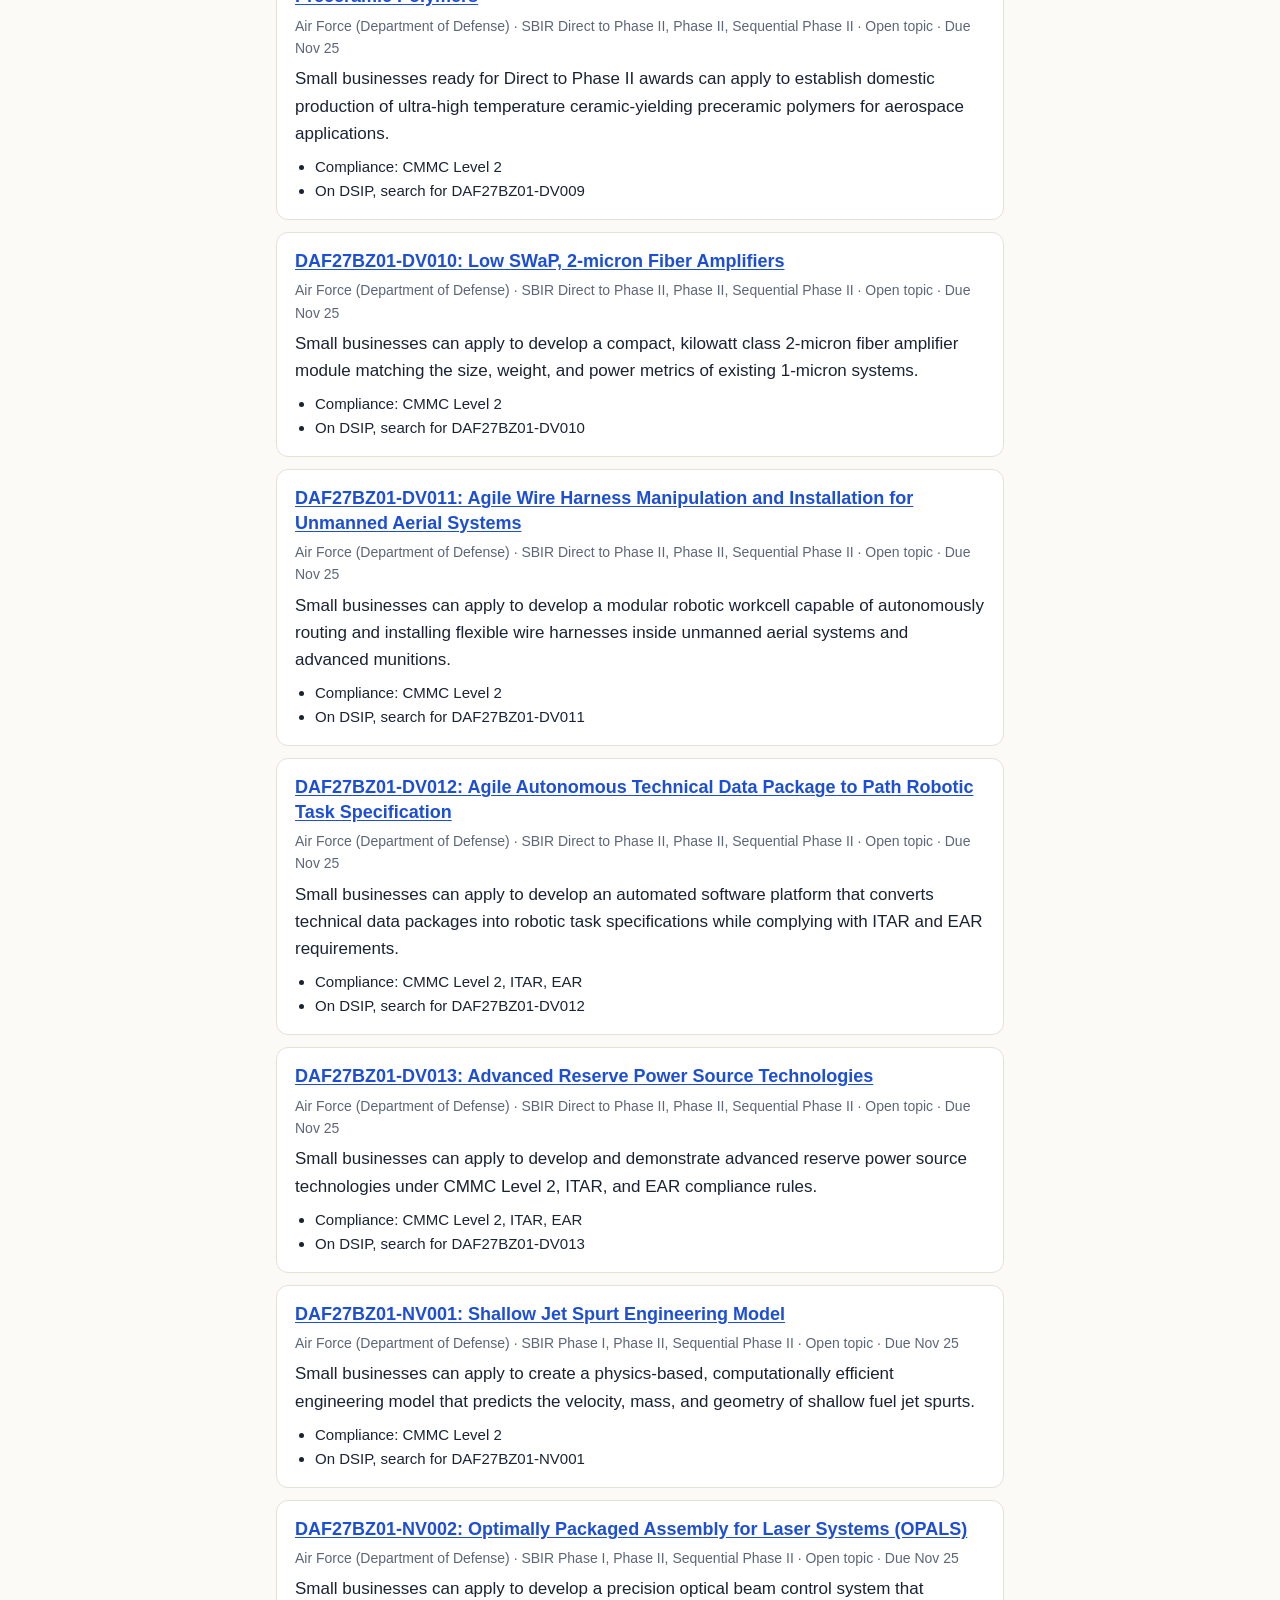
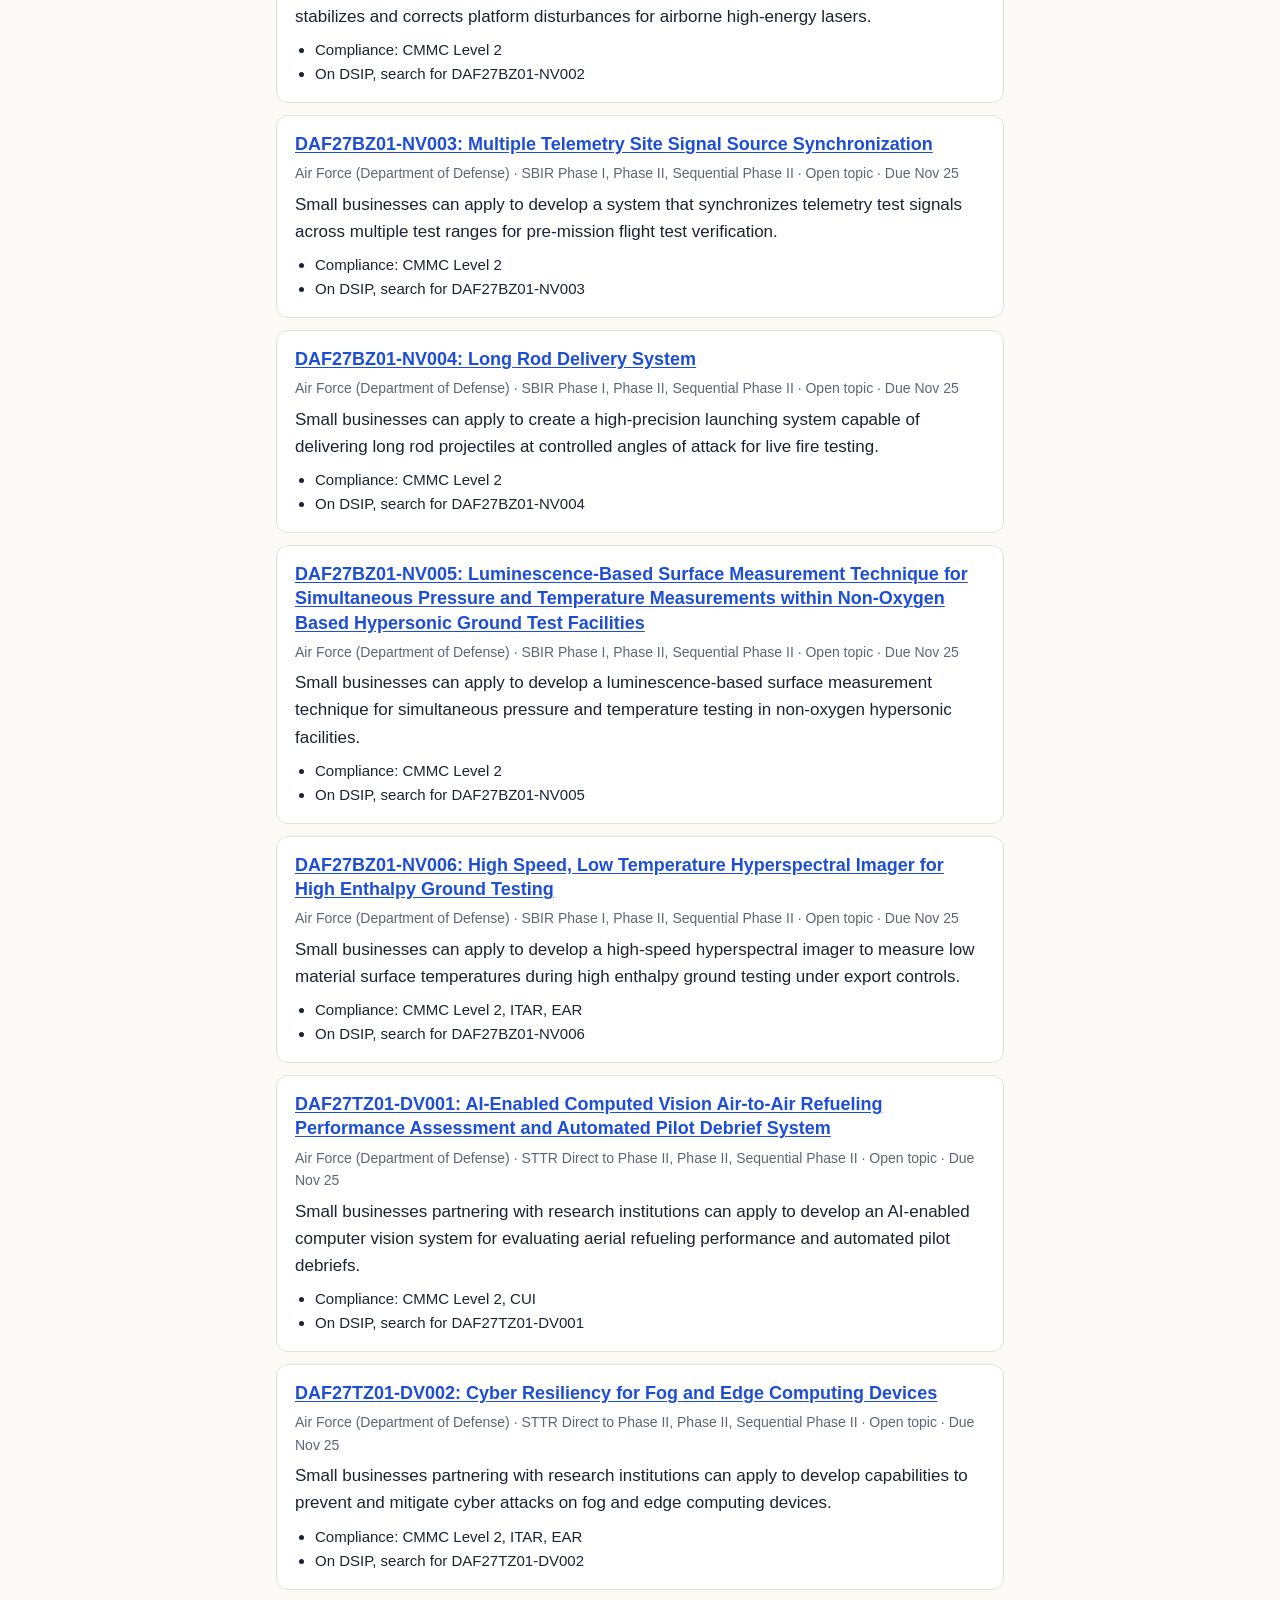
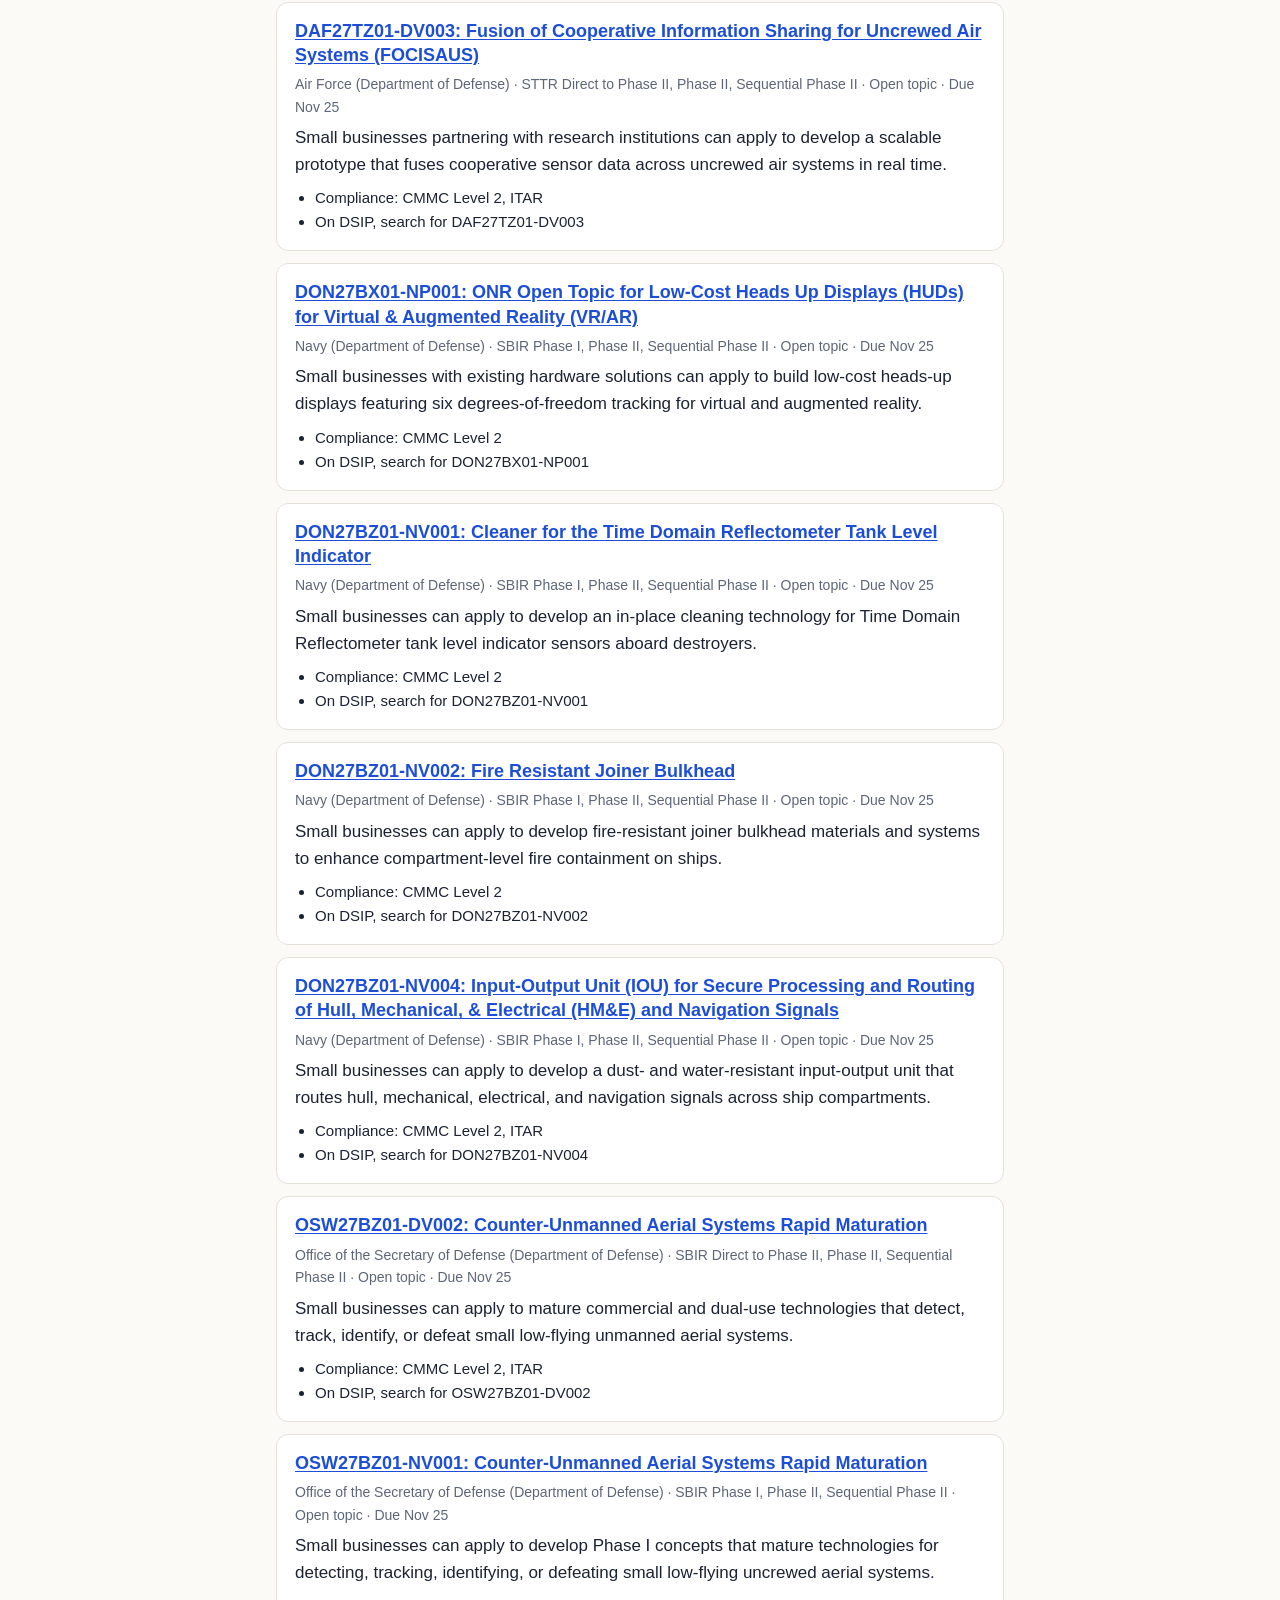
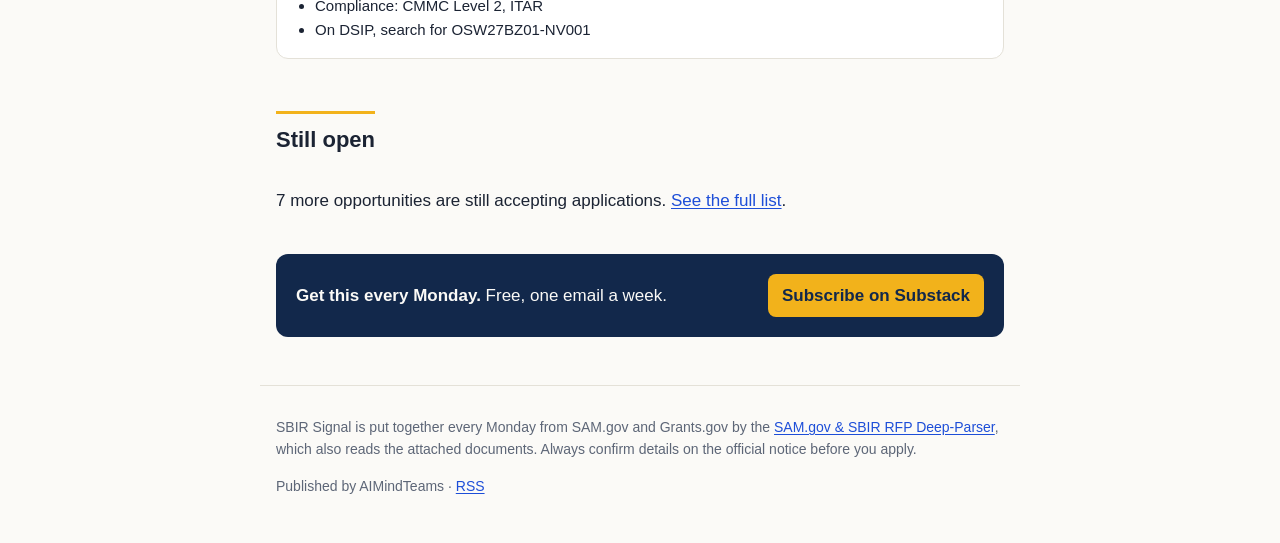
<file: docs/issues/2026-11-02.html>
<!doctype html>
<html lang="en">
<head>
<meta charset="utf-8">
<meta name="viewport" content="width=device-width, initial-scale=1">
<title>SBIR Signal: November 2, 2026</title>
<meta name="description" content="This issue features 22 new opportunities, 4 closing within 21 days, and 0 new forecasts. Small technology companies can review these funding topics to identify potential alignment with their research and development.">
<link rel="canonical" href="https://aimindteams.github.io/sbir-signal/issues/2026-11-02.html">
<link rel="alternate" type="application/rss+xml" title="SBIR Signal" href="https://aimindteams.github.io/sbir-signal/feed.xml">
<link rel="stylesheet" href="../style.css">
<link rel="icon" type="image/svg+xml" href="../logo.svg">
<link rel="apple-touch-icon" href="../logo.png">
<meta property="og:site_name" content="SBIR Signal">
<meta property="og:title" content="SBIR Signal: November 2, 2026">
<meta property="og:description" content="This issue features 22 new opportunities, 4 closing within 21 days, and 0 new forecasts. Small technology companies can review these funding topics to identify potential alignment with their research and development.">
<meta property="og:image" content="https://aimindteams.github.io/sbir-signal/logo.png">
<meta name="twitter:card" content="summary">
</head>
<body>
<header class="masthead">
  <div class="wrap masthead-row">
    <a class="brand" href="../index.html"><span class="mark" aria-hidden="true"></span>SBIR Signal</a>
    <nav>
      <a href="../open.html">Open now</a>
      <a class="button" href="https://sbirsignal.substack.com">Subscribe free</a>
    </nav>
  </div>
</header>
<main class="wrap">
<article class="issue">
  <p class="kicker">Weekly issue</p>
  <h1>SBIR Signal: November 2, 2026</h1>
  <p class="lede">This issue features 22 new opportunities, 4 closing within 21 days, and 0 new forecasts. Small technology companies can review these funding topics to identify potential alignment with their research and development.</p>
  <ul class="stats">
    <li><strong>22</strong> new</li>
    <li><strong>4</strong> closing within 3 weeks</li>
    <li><strong>0</strong> forecasts</li>
  </ul>

  <section>
    <h2>Closing soon</h2>
    <ul class="deadlines">
      <li><span class="date">Nov 4</span>
        <span><a href="https://www.grants.gov/search-results-detail/362551">NSF Small Business Innovation Research / Small Business Technology Transfer Phase I, Phase II, Fast-Track Programs: A Pilot Emphasis on Scientific Instrumentation</a><br><span class="muted">National Science Foundation</span></span></li>
      <li><span class="date">Nov 8</span>
        <span><a href="https://sam.gov/opp/82c25ab2750f410cb73817384e8d9fb3/view">SBIR FY26 Phase I Broad Agency Announcement</a><br><span class="muted">Environmental Protection Agency</span></span></li>
      <li><span class="date">Nov 17</span>
        <span><a href="https://www.grants.gov/search-results-detail/364020">Small Business Innovation Research and Small Business Technology Transfer Programs Phase II</a><br><span class="muted">National Institute of Food and Agriculture (Department of Agriculture)</span></span></li>
      <li><span class="date">Nov 20</span>
        <span><a href="https://www.grants.gov/search-results-detail/364135">Unlocking New Levels of Output and Capacity for Key Subsurface Resources SBIR/STTR (UNLOCK SBIR/STTR)</a><br><span class="muted">Advanced Research Projects Agency Energy (Department of Energy)</span></span></li>
    </ul>
  </section>

  <section>
    <h2>New this week</h2>
    <h3 class="group">Defense</h3>
    <div class="card">
      <h4><a href="https://www.dodsbirsttr.mil/topics-app/">DAF27BZ01-DV007: Reusable Illumination System</a></h4>
      <p class="meta">Air Force (Department of Defense) · SBIR Direct to Phase II, Phase II, Sequential Phase II · Open topic · Due Nov 25</p>
<p>Small businesses can apply to develop a reusable illumination system for high-speed photography while complying with ITAR and EAR export control rules.</p>      <ul class="facts">
<li>Compliance: CMMC Level 2, ITAR, EAR</li><li>On DSIP, search for DAF27BZ01-DV007</li>      </ul>
    </div>
    <div class="card">
      <h4><a href="https://www.dodsbirsttr.mil/topics-app/">DAF27BZ01-DV008: Technical Data Package Modernization for Information Assurance and Secure Data Exchange</a></h4>
      <p class="meta">Air Force (Department of Defense) · SBIR Direct to Phase II, Phase II, Sequential Phase II · Open topic · Due Nov 25</p>
<p>Small businesses can apply to modernize technical data packages to support information assurance and secure data exchange while meeting export control requirements.</p>      <ul class="facts">
<li>Compliance: CMMC Level 2, ITAR, EAR, Zero Trust</li><li>On DSIP, search for DAF27BZ01-DV008</li>      </ul>
    </div>
    <div class="card">
      <h4><a href="https://www.dodsbirsttr.mil/topics-app/">DAF27BZ01-DV009: US Production of Ultra-High Temperature Ceramic-Yielding Preceramic Polymers</a></h4>
      <p class="meta">Air Force (Department of Defense) · SBIR Direct to Phase II, Phase II, Sequential Phase II · Open topic · Due Nov 25</p>
<p>Small businesses ready for Direct to Phase II awards can apply to establish domestic production of ultra-high temperature ceramic-yielding preceramic polymers for aerospace applications.</p>      <ul class="facts">
<li>Compliance: CMMC Level 2</li><li>On DSIP, search for DAF27BZ01-DV009</li>      </ul>
    </div>
    <div class="card">
      <h4><a href="https://www.dodsbirsttr.mil/topics-app/">DAF27BZ01-DV010: Low SWaP, 2-micron Fiber Amplifiers</a></h4>
      <p class="meta">Air Force (Department of Defense) · SBIR Direct to Phase II, Phase II, Sequential Phase II · Open topic · Due Nov 25</p>
<p>Small businesses can apply to develop a compact, kilowatt class 2-micron fiber amplifier module matching the size, weight, and power metrics of existing 1-micron systems.</p>      <ul class="facts">
<li>Compliance: CMMC Level 2</li><li>On DSIP, search for DAF27BZ01-DV010</li>      </ul>
    </div>
    <div class="card">
      <h4><a href="https://www.dodsbirsttr.mil/topics-app/">DAF27BZ01-DV011: Agile Wire Harness Manipulation and Installation for Unmanned Aerial Systems</a></h4>
      <p class="meta">Air Force (Department of Defense) · SBIR Direct to Phase II, Phase II, Sequential Phase II · Open topic · Due Nov 25</p>
<p>Small businesses can apply to develop a modular robotic workcell capable of autonomously routing and installing flexible wire harnesses inside unmanned aerial systems and advanced munitions.</p>      <ul class="facts">
<li>Compliance: CMMC Level 2</li><li>On DSIP, search for DAF27BZ01-DV011</li>      </ul>
    </div>
    <div class="card">
      <h4><a href="https://www.dodsbirsttr.mil/topics-app/">DAF27BZ01-DV012: Agile Autonomous Technical Data Package to Path Robotic Task Specification</a></h4>
      <p class="meta">Air Force (Department of Defense) · SBIR Direct to Phase II, Phase II, Sequential Phase II · Open topic · Due Nov 25</p>
<p>Small businesses can apply to develop an automated software platform that converts technical data packages into robotic task specifications while complying with ITAR and EAR requirements.</p>      <ul class="facts">
<li>Compliance: CMMC Level 2, ITAR, EAR</li><li>On DSIP, search for DAF27BZ01-DV012</li>      </ul>
    </div>
    <div class="card">
      <h4><a href="https://www.dodsbirsttr.mil/topics-app/">DAF27BZ01-DV013: Advanced Reserve Power Source Technologies</a></h4>
      <p class="meta">Air Force (Department of Defense) · SBIR Direct to Phase II, Phase II, Sequential Phase II · Open topic · Due Nov 25</p>
<p>Small businesses can apply to develop and demonstrate advanced reserve power source technologies under CMMC Level 2, ITAR, and EAR compliance rules.</p>      <ul class="facts">
<li>Compliance: CMMC Level 2, ITAR, EAR</li><li>On DSIP, search for DAF27BZ01-DV013</li>      </ul>
    </div>
    <div class="card">
      <h4><a href="https://www.dodsbirsttr.mil/topics-app/">DAF27BZ01-NV001: Shallow Jet Spurt Engineering Model</a></h4>
      <p class="meta">Air Force (Department of Defense) · SBIR Phase I, Phase II, Sequential Phase II · Open topic · Due Nov 25</p>
<p>Small businesses can apply to create a physics-based, computationally efficient engineering model that predicts the velocity, mass, and geometry of shallow fuel jet spurts.</p>      <ul class="facts">
<li>Compliance: CMMC Level 2</li><li>On DSIP, search for DAF27BZ01-NV001</li>      </ul>
    </div>
    <div class="card">
      <h4><a href="https://www.dodsbirsttr.mil/topics-app/">DAF27BZ01-NV002: Optimally Packaged Assembly for Laser Systems (OPALS)</a></h4>
      <p class="meta">Air Force (Department of Defense) · SBIR Phase I, Phase II, Sequential Phase II · Open topic · Due Nov 25</p>
<p>Small businesses can apply to develop a precision optical beam control system that stabilizes and corrects platform disturbances for airborne high-energy lasers.</p>      <ul class="facts">
<li>Compliance: CMMC Level 2</li><li>On DSIP, search for DAF27BZ01-NV002</li>      </ul>
    </div>
    <div class="card">
      <h4><a href="https://www.dodsbirsttr.mil/topics-app/">DAF27BZ01-NV003: Multiple Telemetry Site Signal Source Synchronization</a></h4>
      <p class="meta">Air Force (Department of Defense) · SBIR Phase I, Phase II, Sequential Phase II · Open topic · Due Nov 25</p>
<p>Small businesses can apply to develop a system that synchronizes telemetry test signals across multiple test ranges for pre-mission flight test verification.</p>      <ul class="facts">
<li>Compliance: CMMC Level 2</li><li>On DSIP, search for DAF27BZ01-NV003</li>      </ul>
    </div>
    <div class="card">
      <h4><a href="https://www.dodsbirsttr.mil/topics-app/">DAF27BZ01-NV004: Long Rod Delivery System</a></h4>
      <p class="meta">Air Force (Department of Defense) · SBIR Phase I, Phase II, Sequential Phase II · Open topic · Due Nov 25</p>
<p>Small businesses can apply to create a high-precision launching system capable of delivering long rod projectiles at controlled angles of attack for live fire testing.</p>      <ul class="facts">
<li>Compliance: CMMC Level 2</li><li>On DSIP, search for DAF27BZ01-NV004</li>      </ul>
    </div>
    <div class="card">
      <h4><a href="https://www.dodsbirsttr.mil/topics-app/">DAF27BZ01-NV005: Luminescence-Based Surface Measurement Technique for Simultaneous Pressure and Temperature Measurements within Non-Oxygen Based Hypersonic Ground Test Facilities</a></h4>
      <p class="meta">Air Force (Department of Defense) · SBIR Phase I, Phase II, Sequential Phase II · Open topic · Due Nov 25</p>
<p>Small businesses can apply to develop a luminescence-based surface measurement technique for simultaneous pressure and temperature testing in non-oxygen hypersonic facilities.</p>      <ul class="facts">
<li>Compliance: CMMC Level 2</li><li>On DSIP, search for DAF27BZ01-NV005</li>      </ul>
    </div>
    <div class="card">
      <h4><a href="https://www.dodsbirsttr.mil/topics-app/">DAF27BZ01-NV006: High Speed, Low Temperature Hyperspectral Imager for High Enthalpy Ground Testing</a></h4>
      <p class="meta">Air Force (Department of Defense) · SBIR Phase I, Phase II, Sequential Phase II · Open topic · Due Nov 25</p>
<p>Small businesses can apply to develop a high-speed hyperspectral imager to measure low material surface temperatures during high enthalpy ground testing under export controls.</p>      <ul class="facts">
<li>Compliance: CMMC Level 2, ITAR, EAR</li><li>On DSIP, search for DAF27BZ01-NV006</li>      </ul>
    </div>
    <div class="card">
      <h4><a href="https://www.dodsbirsttr.mil/topics-app/">DAF27TZ01-DV001: AI-Enabled Computed Vision Air-to-Air Refueling Performance Assessment and Automated Pilot Debrief System</a></h4>
      <p class="meta">Air Force (Department of Defense) · STTR Direct to Phase II, Phase II, Sequential Phase II · Open topic · Due Nov 25</p>
<p>Small businesses partnering with research institutions can apply to develop an AI-enabled computer vision system for evaluating aerial refueling performance and automated pilot debriefs.</p>      <ul class="facts">
<li>Compliance: CMMC Level 2, CUI</li><li>On DSIP, search for DAF27TZ01-DV001</li>      </ul>
    </div>
    <div class="card">
      <h4><a href="https://www.dodsbirsttr.mil/topics-app/">DAF27TZ01-DV002: Cyber Resiliency for Fog and Edge Computing Devices</a></h4>
      <p class="meta">Air Force (Department of Defense) · STTR Direct to Phase II, Phase II, Sequential Phase II · Open topic · Due Nov 25</p>
<p>Small businesses partnering with research institutions can apply to develop capabilities to prevent and mitigate cyber attacks on fog and edge computing devices.</p>      <ul class="facts">
<li>Compliance: CMMC Level 2, ITAR, EAR</li><li>On DSIP, search for DAF27TZ01-DV002</li>      </ul>
    </div>
    <div class="card">
      <h4><a href="https://www.dodsbirsttr.mil/topics-app/">DAF27TZ01-DV003: Fusion of Cooperative Information Sharing for Uncrewed Air Systems (FOCISAUS)</a></h4>
      <p class="meta">Air Force (Department of Defense) · STTR Direct to Phase II, Phase II, Sequential Phase II · Open topic · Due Nov 25</p>
<p>Small businesses partnering with research institutions can apply to develop a scalable prototype that fuses cooperative sensor data across uncrewed air systems in real time.</p>      <ul class="facts">
<li>Compliance: CMMC Level 2, ITAR</li><li>On DSIP, search for DAF27TZ01-DV003</li>      </ul>
    </div>
    <div class="card">
      <h4><a href="https://www.dodsbirsttr.mil/topics-app/">DON27BX01-NP001: ONR Open Topic for Low-Cost Heads Up Displays (HUDs) for Virtual & Augmented Reality (VR/AR)</a></h4>
      <p class="meta">Navy (Department of Defense) · SBIR Phase I, Phase II, Sequential Phase II · Open topic · Due Nov 25</p>
<p>Small businesses with existing hardware solutions can apply to build low-cost heads-up displays featuring six degrees-of-freedom tracking for virtual and augmented reality.</p>      <ul class="facts">
<li>Compliance: CMMC Level 2</li><li>On DSIP, search for DON27BX01-NP001</li>      </ul>
    </div>
    <div class="card">
      <h4><a href="https://www.dodsbirsttr.mil/topics-app/">DON27BZ01-NV001: Cleaner for the Time Domain Reflectometer Tank Level Indicator</a></h4>
      <p class="meta">Navy (Department of Defense) · SBIR Phase I, Phase II, Sequential Phase II · Open topic · Due Nov 25</p>
<p>Small businesses can apply to develop an in-place cleaning technology for Time Domain Reflectometer tank level indicator sensors aboard destroyers.</p>      <ul class="facts">
<li>Compliance: CMMC Level 2</li><li>On DSIP, search for DON27BZ01-NV001</li>      </ul>
    </div>
    <div class="card">
      <h4><a href="https://www.dodsbirsttr.mil/topics-app/">DON27BZ01-NV002: Fire Resistant Joiner Bulkhead</a></h4>
      <p class="meta">Navy (Department of Defense) · SBIR Phase I, Phase II, Sequential Phase II · Open topic · Due Nov 25</p>
<p>Small businesses can apply to develop fire-resistant joiner bulkhead materials and systems to enhance compartment-level fire containment on ships.</p>      <ul class="facts">
<li>Compliance: CMMC Level 2</li><li>On DSIP, search for DON27BZ01-NV002</li>      </ul>
    </div>
    <div class="card">
      <h4><a href="https://www.dodsbirsttr.mil/topics-app/">DON27BZ01-NV004: Input-Output Unit (IOU) for Secure Processing and Routing of Hull, Mechanical, & Electrical (HM&E) and Navigation Signals</a></h4>
      <p class="meta">Navy (Department of Defense) · SBIR Phase I, Phase II, Sequential Phase II · Open topic · Due Nov 25</p>
<p>Small businesses can apply to develop a dust- and water-resistant input-output unit that routes hull, mechanical, electrical, and navigation signals across ship compartments.</p>      <ul class="facts">
<li>Compliance: CMMC Level 2, ITAR</li><li>On DSIP, search for DON27BZ01-NV004</li>      </ul>
    </div>
    <div class="card">
      <h4><a href="https://www.dodsbirsttr.mil/topics-app/">OSW27BZ01-DV002: Counter-Unmanned Aerial Systems Rapid Maturation</a></h4>
      <p class="meta">Office of the Secretary of Defense (Department of Defense) · SBIR Direct to Phase II, Phase II, Sequential Phase II · Open topic · Due Nov 25</p>
<p>Small businesses can apply to mature commercial and dual-use technologies that detect, track, identify, or defeat small low-flying unmanned aerial systems.</p>      <ul class="facts">
<li>Compliance: CMMC Level 2, ITAR</li><li>On DSIP, search for OSW27BZ01-DV002</li>      </ul>
    </div>
    <div class="card">
      <h4><a href="https://www.dodsbirsttr.mil/topics-app/">OSW27BZ01-NV001: Counter-Unmanned Aerial Systems Rapid Maturation</a></h4>
      <p class="meta">Office of the Secretary of Defense (Department of Defense) · SBIR Phase I, Phase II, Sequential Phase II · Open topic · Due Nov 25</p>
<p>Small businesses can apply to develop Phase I concepts that mature technologies for detecting, tracking, identifying, or defeating small low-flying uncrewed aerial systems.</p>      <ul class="facts">
<li>Compliance: CMMC Level 2, ITAR</li><li>On DSIP, search for OSW27BZ01-NV001</li>      </ul>
    </div>
  </section>


  <section>
    <h2>Still open</h2>
    <p>7 more opportunities are still accepting applications. <a href="../open.html">See the full list</a>.</p>
  </section>

  <aside class="subscribe">
    <p><strong>Get this every Monday.</strong> Free, one email a week.</p>
    <a class="button" href="https://sbirsignal.substack.com">Subscribe on Substack</a>
  </aside>
</article>
</main>
<footer class="wrap footer">
  <p>SBIR Signal is put together every Monday from SAM.gov and Grants.gov by the
  <a href="https://apify.com/aimindteams/govcon-rfp-deep-parser">SAM.gov &amp; SBIR RFP Deep-Parser</a>, which also reads the attached documents.
  Always confirm details on the official notice before you apply.</p>
  <p>Published by AIMindTeams · <a href="https://aimindteams.github.io/sbir-signal/feed.xml">RSS</a></p>
</footer>
</body>
</html>
</file>
<file: docs/style.css>
:root {
  --bg: #fbfaf7;
  --surface: #ffffff;
  --text: #1b2333;
  --muted: #5d6677;
  --line: #e4e1d8;
  --brand: #12284b;
  --accent: #f2b21b;
  --link: #1d4ed8;
}
@media (prefers-color-scheme: dark) {
  :root {
    --bg: #0f1522;
    --surface: #161e2e;
    --text: #e8ebf2;
    --muted: #9aa3b5;
    --line: #283246;
    --brand: #e8ebf2;
    --accent: #f2b21b;
    --link: #8ab4ff;
  }
}
* { box-sizing: border-box; }
html { -webkit-text-size-adjust: 100%; }
body {
  margin: 0;
  background: var(--bg);
  color: var(--text);
  font: 17px/1.6 -apple-system, BlinkMacSystemFont, "Segoe UI", Roboto, "Helvetica Neue", Arial, sans-serif;
}
a { color: var(--link); text-underline-offset: 2px; }
.wrap { max-width: 760px; margin: 0 auto; padding: 0 16px; }
.masthead { border-bottom: 1px solid var(--line); background: var(--surface); }
.masthead-row { display: flex; align-items: center; justify-content: space-between; gap: 12px; padding-top: 14px; padding-bottom: 14px; flex-wrap: wrap; }
.brand { font-weight: 800; letter-spacing: -0.01em; color: var(--brand); text-decoration: none; font-size: 20px; display: inline-flex; align-items: center; gap: 10px; }
.mark { width: 30px; height: 30px; border-radius: 7px; background: #12284b url(logo.svg) center / cover no-repeat; flex: none; }
nav { display: flex; gap: 16px; align-items: center; font-size: 15px; }
.button { display: inline-block; background: var(--accent); color: #12284b; font-weight: 700; padding: 8px 14px; border-radius: 8px; text-decoration: none; }
.button.big { padding: 12px 20px; font-size: 17px; }
.link { margin-left: 12px; }
h1 { font-size: clamp(28px, 6vw, 40px); line-height: 1.15; letter-spacing: -0.02em; margin: 32px 0 12px; }
h2 { font-size: 22px; margin: 40px 0 12px; padding-top: 8px; border-top: 3px solid var(--accent); display: inline-block; }
h3.group { font-size: 15px; text-transform: uppercase; letter-spacing: 0.08em; color: var(--muted); margin: 28px 0 8px; }
h4 { font-size: 18px; line-height: 1.35; margin: 0 0 4px; }
.kicker { text-transform: uppercase; letter-spacing: 0.1em; font-size: 13px; color: var(--muted); margin: 32px 0 0; }
.kicker + h1 { margin-top: 6px; }
.lede { font-size: 19px; color: var(--muted); }
.muted { color: var(--muted); font-size: 15px; }
.stats { display: flex; gap: 12px; flex-wrap: wrap; padding: 0; list-style: none; margin: 16px 0 0; }
.stats li { background: var(--surface); border: 1px solid var(--line); border-radius: 10px; padding: 10px 14px; font-size: 15px; }
.stats strong { font-size: 22px; display: block; line-height: 1.1; }
.deadlines { list-style: none; padding: 0; margin: 0; }
.deadlines li { display: grid; grid-template-columns: 76px 1fr; gap: 12px; padding: 10px 0; border-bottom: 1px solid var(--line); }
.date { font-weight: 800; color: var(--brand); }
.card { background: var(--surface); border: 1px solid var(--line); border-radius: 12px; padding: 16px 18px; margin: 12px 0; }
.card p { margin: 6px 0; }
.meta { font-size: 14px; color: var(--muted); }
.facts { margin: 8px 0 0; padding-left: 20px; font-size: 15px; }
.subscribe { margin: 40px 0; padding: 20px; border-radius: 12px; background: var(--brand); color: var(--bg); display: flex; gap: 16px; align-items: center; justify-content: space-between; flex-wrap: wrap; }
.subscribe p { margin: 0; }
.archive { padding-left: 20px; }
.archive li { margin: 10px 0; }
.table-wrap { overflow-x: auto; border: 1px solid var(--line); border-radius: 12px; background: var(--surface); }
table { border-collapse: collapse; width: 100%; font-size: 15px; }
th, td { text-align: left; padding: 10px 12px; border-bottom: 1px solid var(--line); vertical-align: top; }
th { font-size: 13px; text-transform: uppercase; letter-spacing: 0.06em; color: var(--muted); }
.nowrap { white-space: nowrap; }
.footer { border-top: 1px solid var(--line); margin-top: 48px; padding-top: 16px; padding-bottom: 32px; color: var(--muted); font-size: 14px; }
.hero { padding: 16px 0 8px; }
</file>
